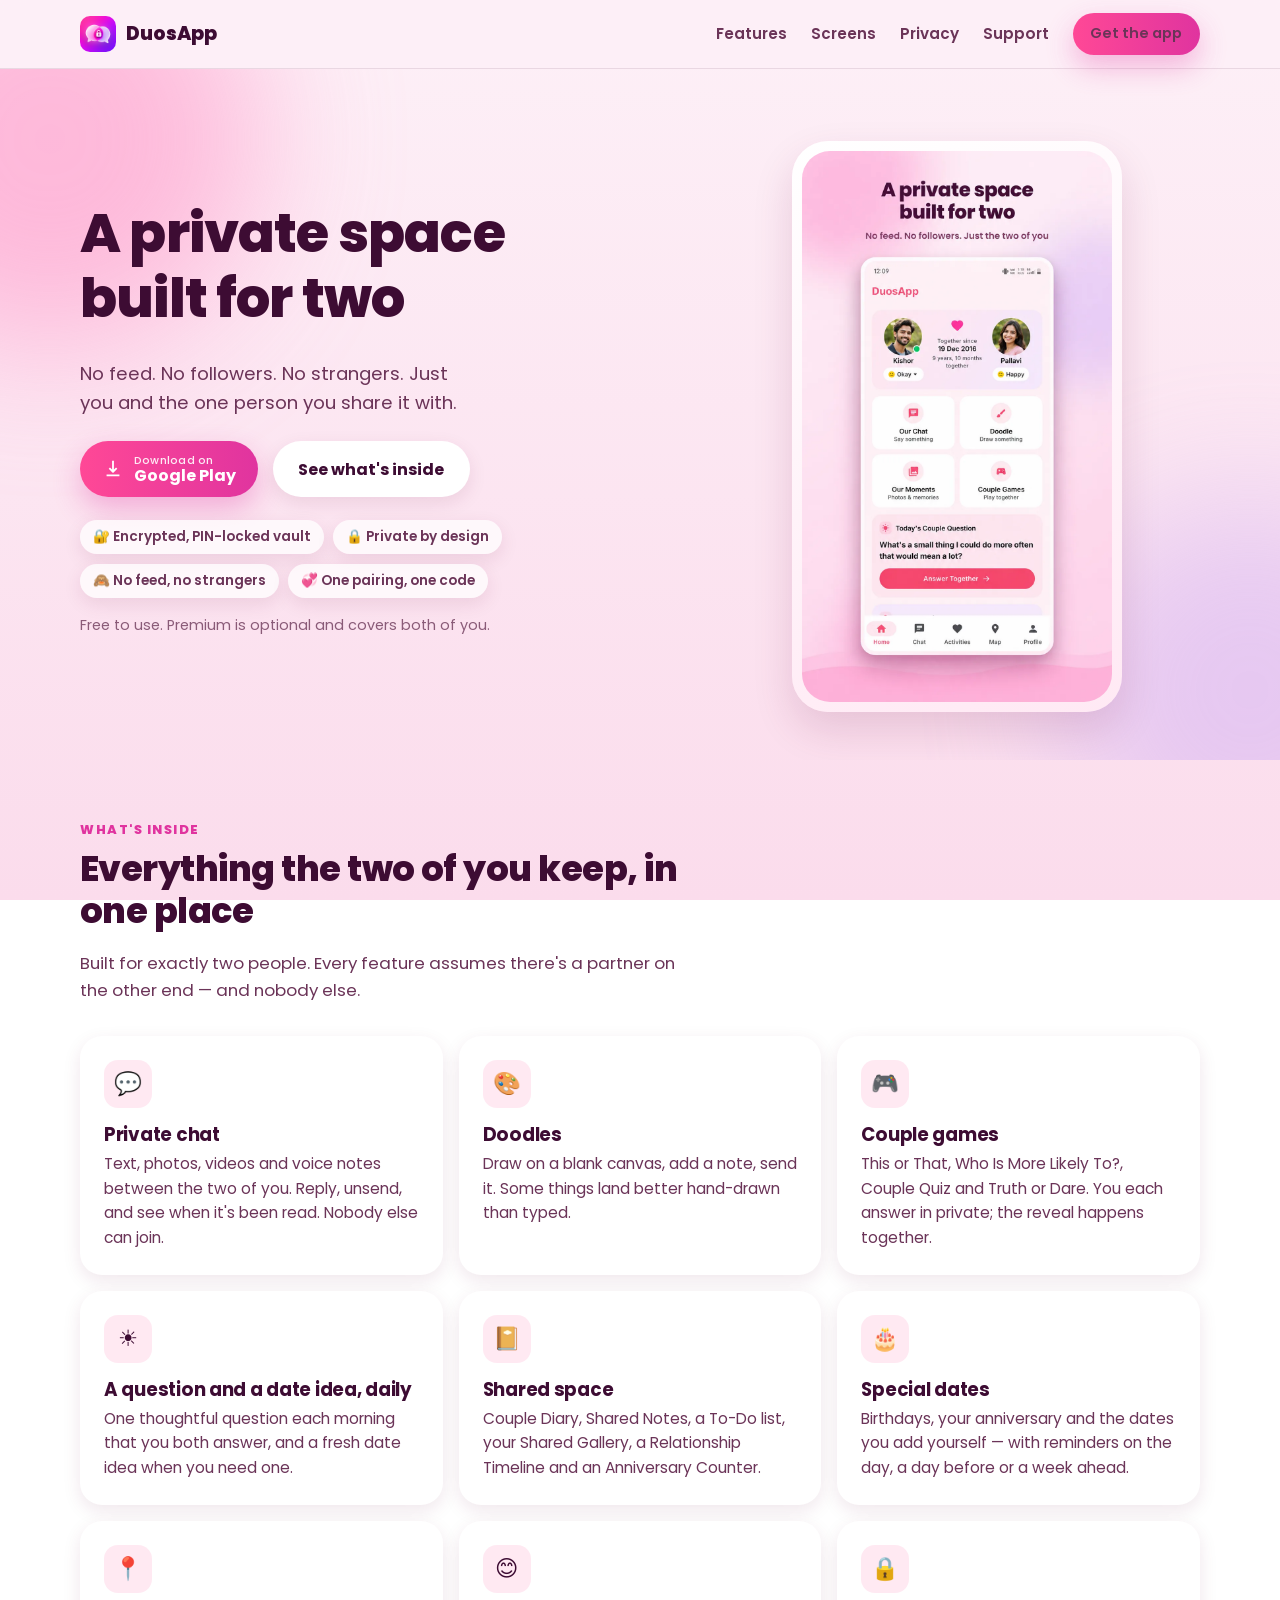
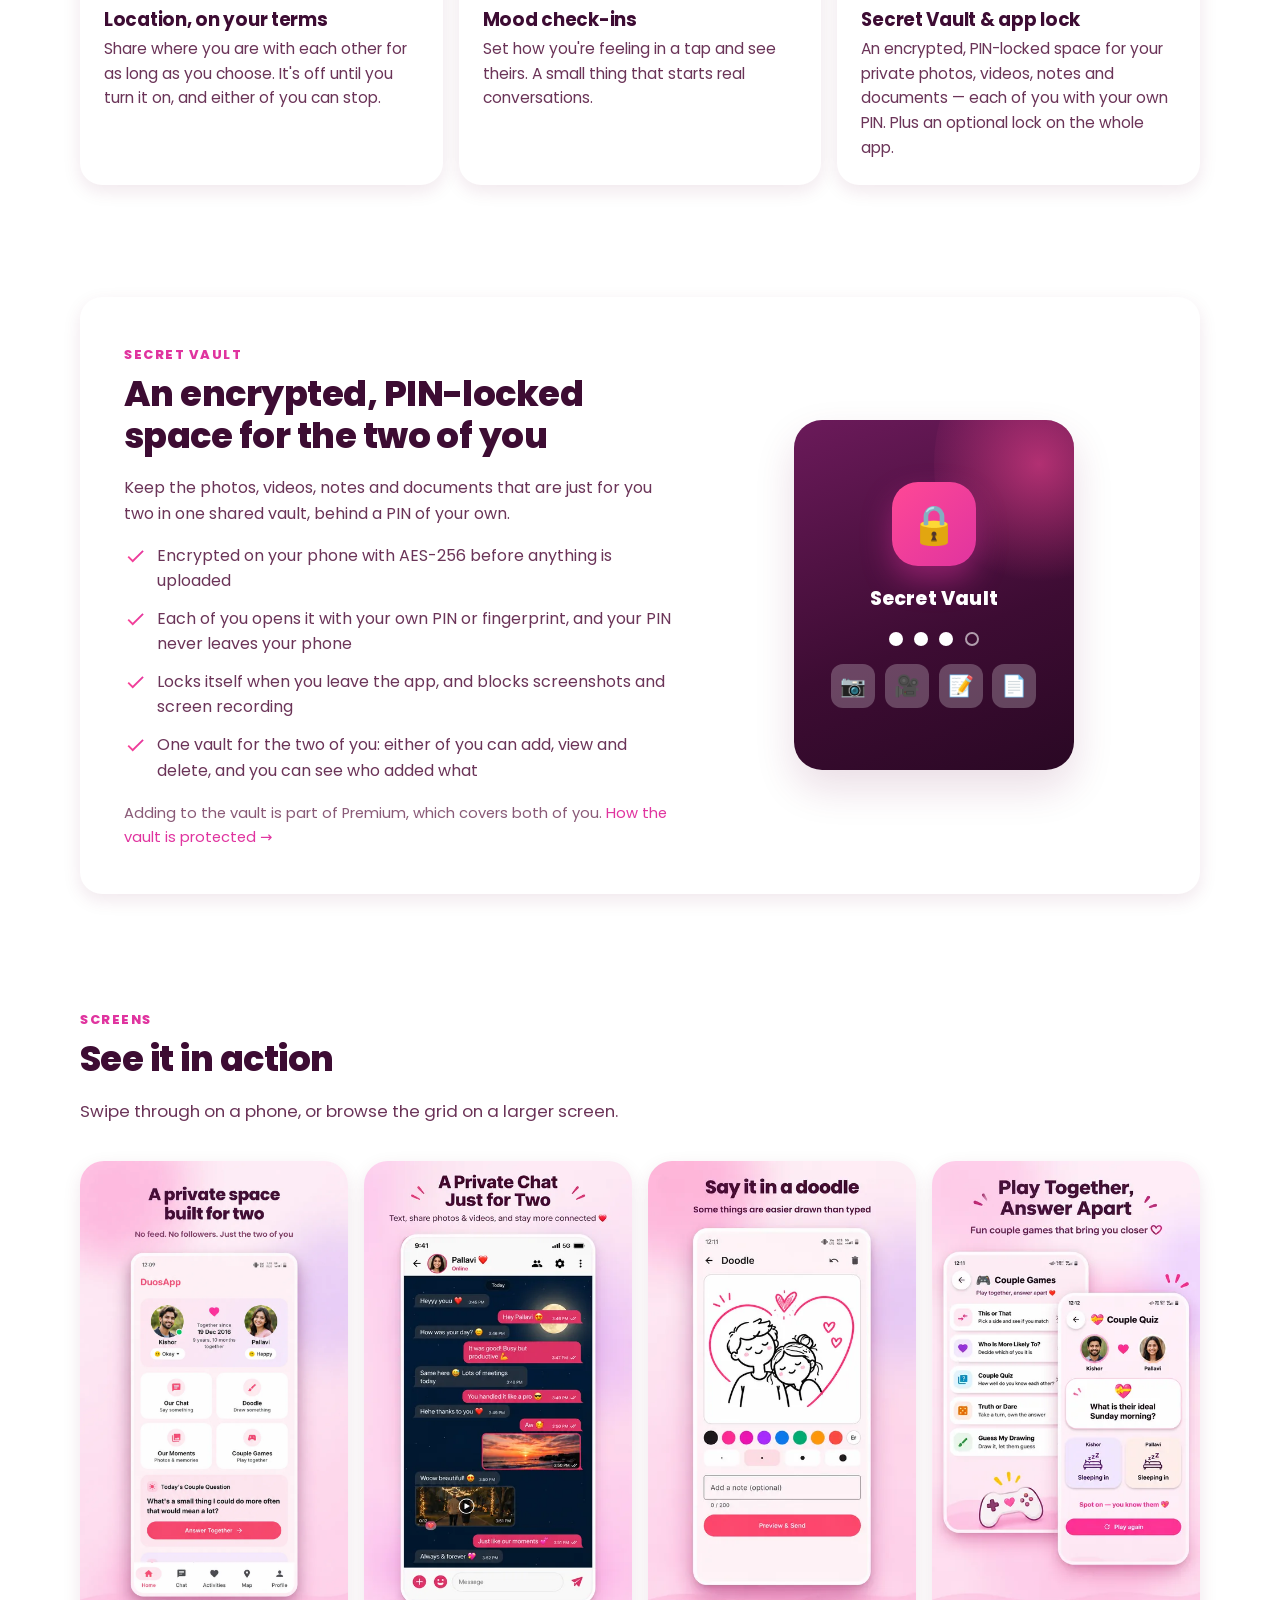
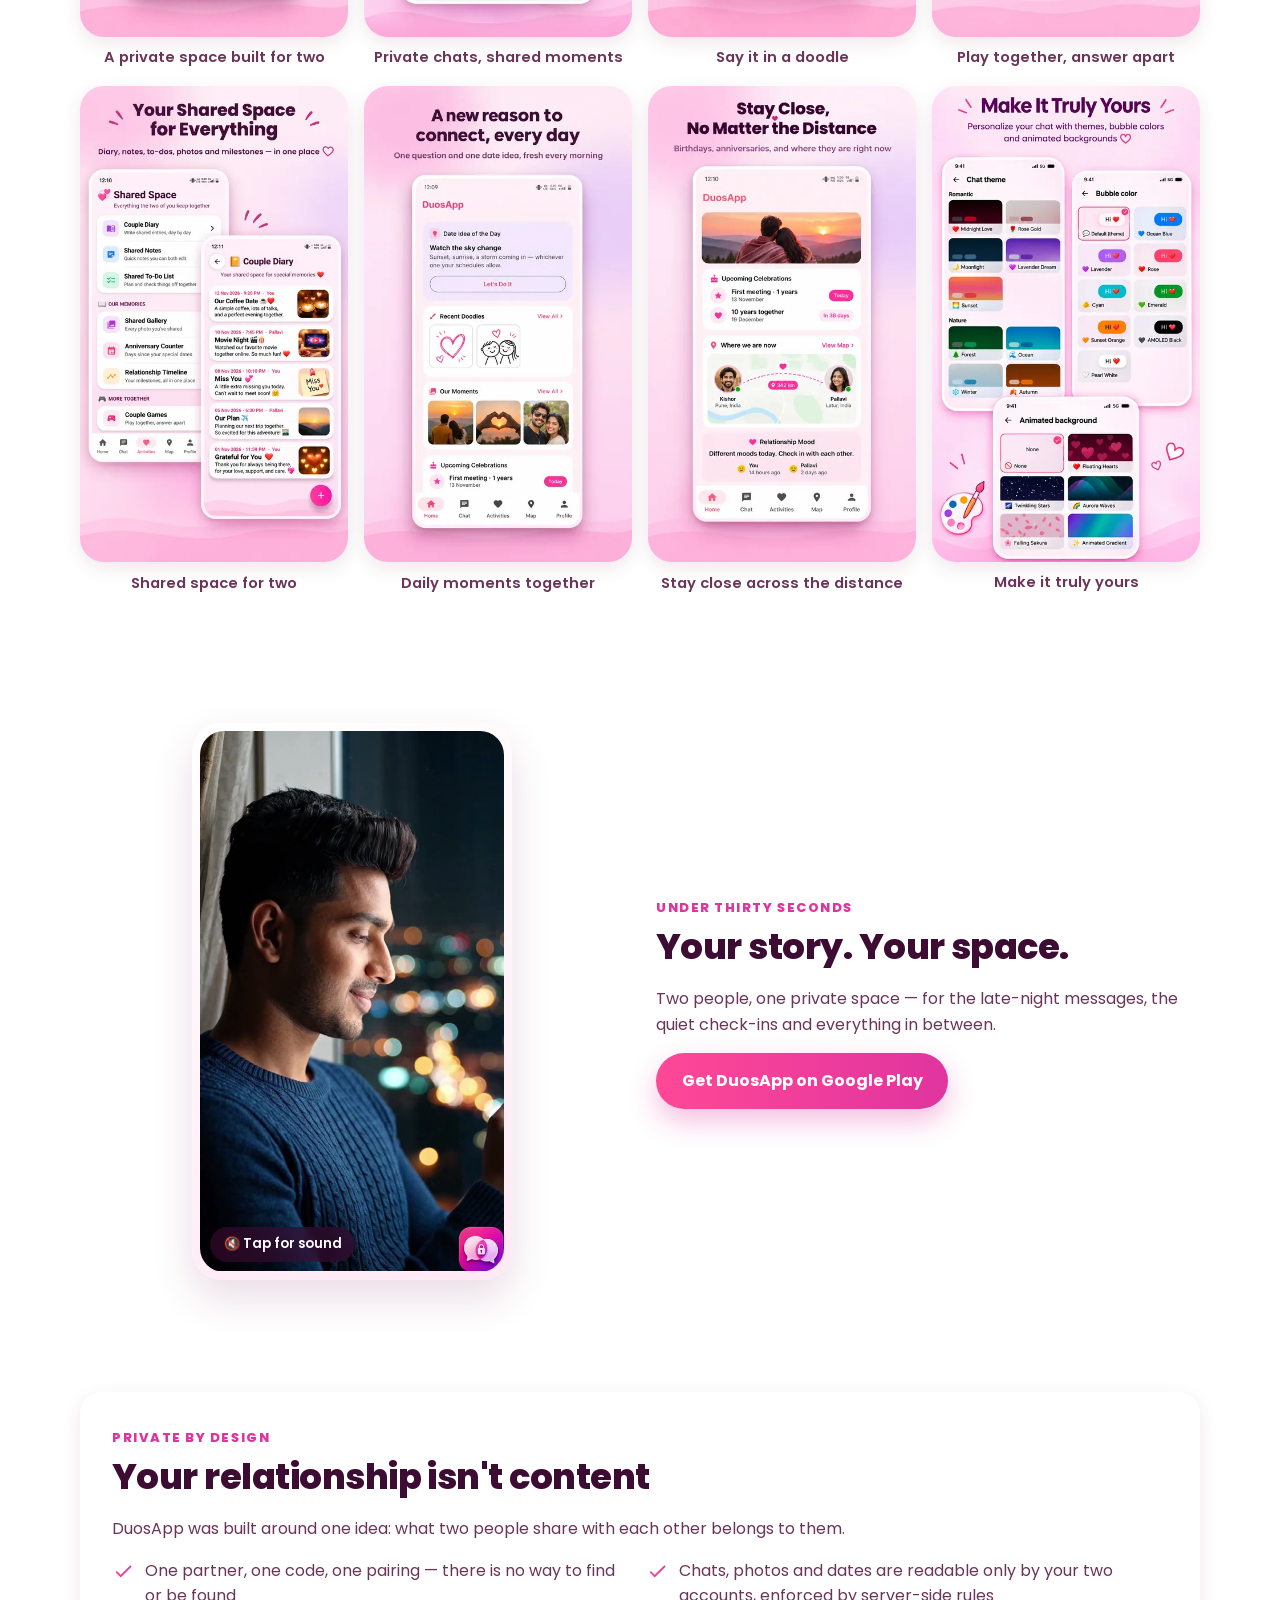
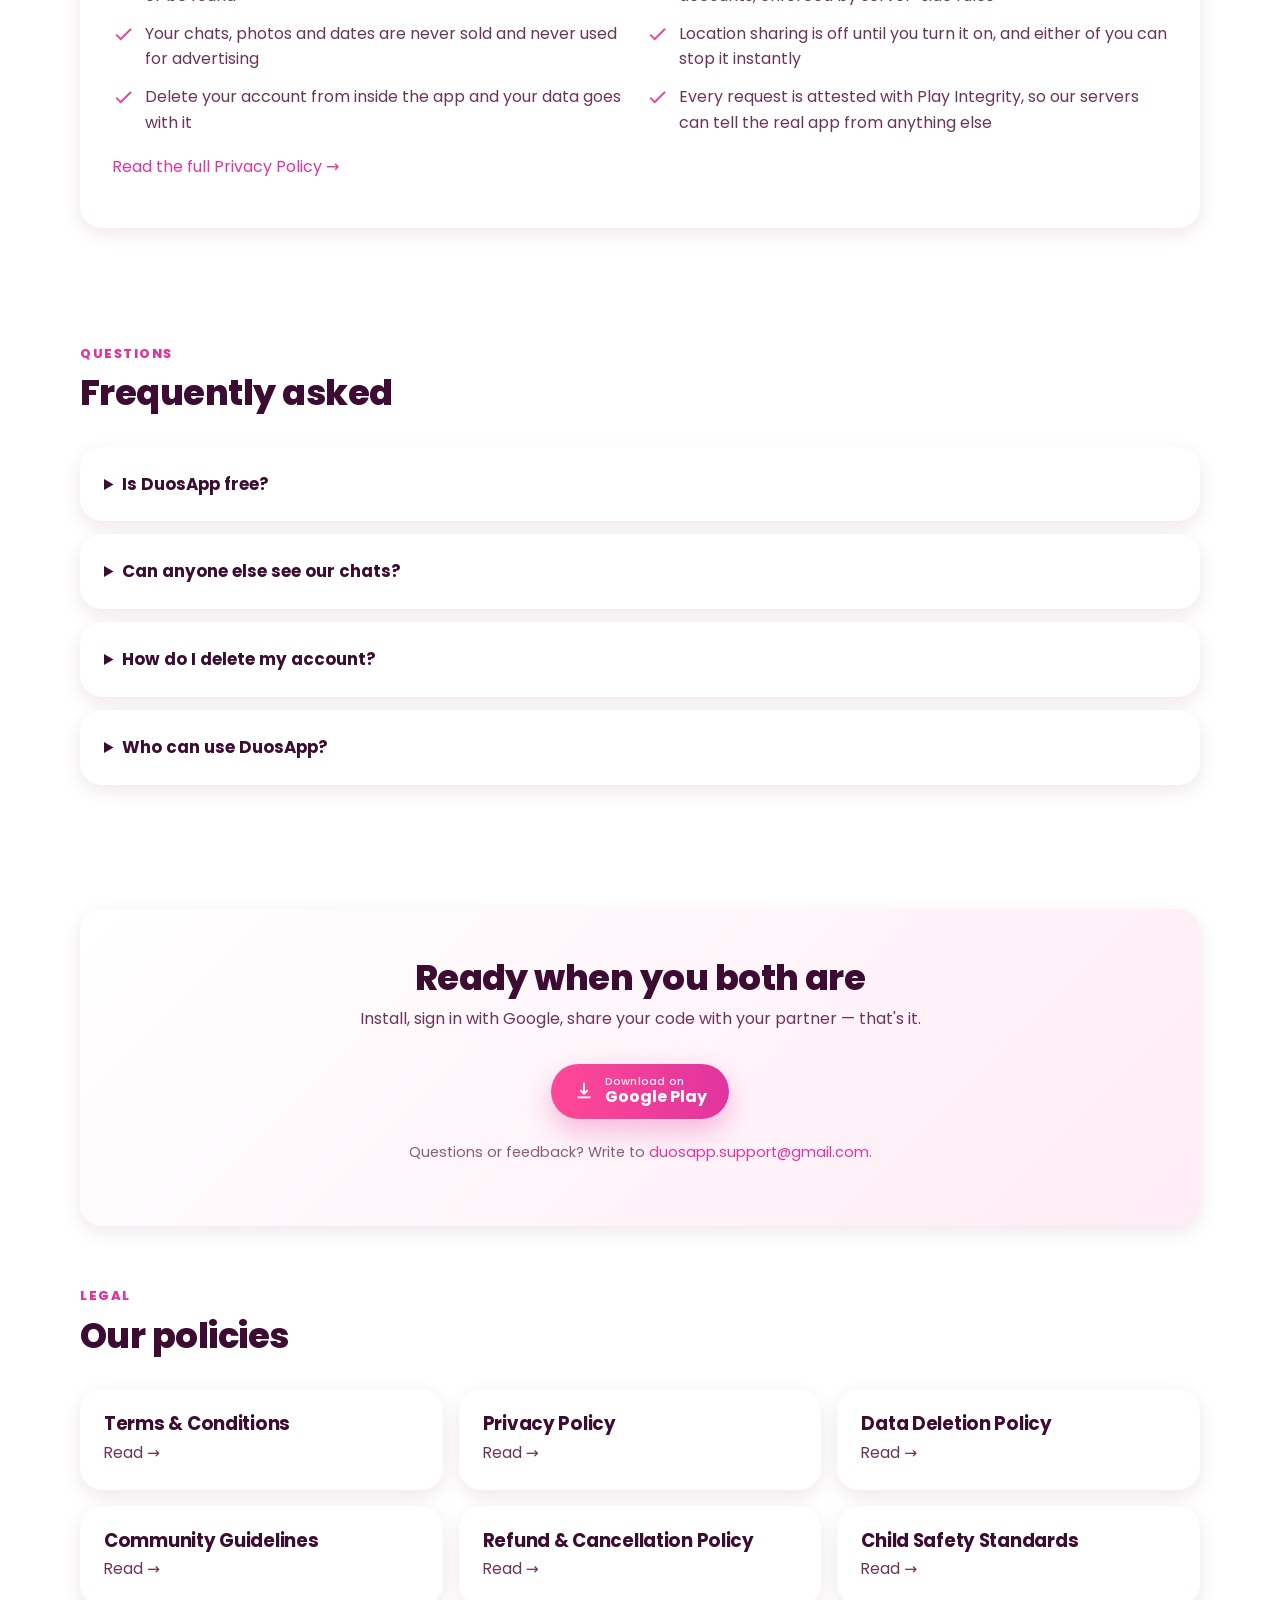
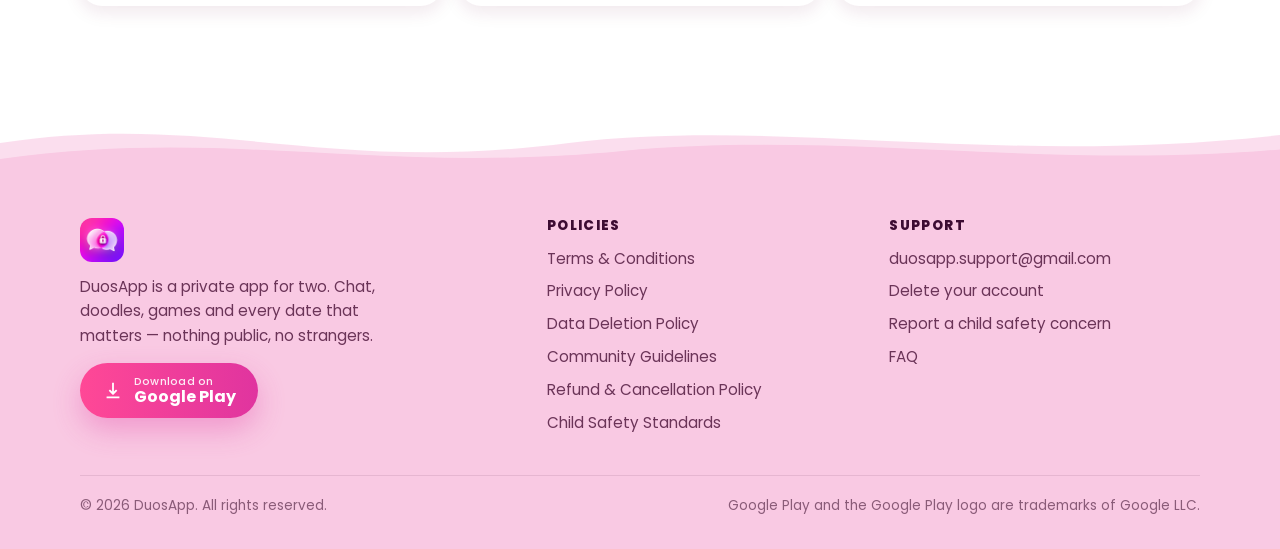
<file: index.html>
<!DOCTYPE html>
<html lang="en">
<head>
  <meta charset="utf-8">
  <meta name="viewport" content="width=device-width, initial-scale=1">
  <title>DuosApp — A private space built for two</title>
  <meta name="description" content="DuosApp is a private app for couples: one-to-one chat, doodles, couple games, a daily question, shared diary and notes, special-date reminders and opt-in location sharing. No feed, no followers.">
  <link rel="canonical" href="https://www.myduos.app/">
  <meta name="theme-color" content="#FDF0F7">
  <meta property="og:type" content="website">
  <meta property="og:site_name" content="DuosApp">
  <meta property="og:title" content="DuosApp — A private space built for two">
  <meta property="og:description" content="DuosApp is a private app for couples: one-to-one chat, doodles, couple games, a daily question, shared diary and notes, special-date reminders and opt-in location sharing. No feed, no followers.">
  <meta property="og:url" content="https://www.myduos.app/">
  <meta property="og:image" content="https://www.myduos.app/assets/img/og-image.png">
  <meta name="twitter:card" content="summary_large_image">
  <link rel="icon" type="image/png" sizes="64x64" href="assets/img/favicon.png">
  <link rel="apple-touch-icon" href="assets/img/apple-touch-icon.png">
  <link rel="stylesheet" href="assets/css/site.css">
<script type="application/ld+json">
{"@context":"https://schema.org","@type":"MobileApplication","name":"DuosApp","operatingSystem":"Android","applicationCategory":"LifestyleApplication",
 "description":"A private app for two: chat, doodles, games and every date that matters.","url":"https://www.myduos.app/","installUrl":"https://play.google.com/store/apps/details?id=com.duosapp",
 "offers":{"@type":"Offer","price":"0","priceCurrency":"INR"}}
</script>
</head>
<body>
<header class="site-header">
  <div class="container">
    <nav class="nav" aria-label="Main">
      <a class="brand" href="index.html"><img src="assets/img/logo-192.png" alt="" width="36" height="36">DuosApp</a>
      <ul class="nav-links"><li><a href="index.html#features">Features</a></li><li><a href="index.html#screens">Screens</a></li><li><a href="privacy.html">Privacy</a></li><li><a href="index.html#support">Support</a></li>
        <li><a class="btn btn-primary" style="padding:.6rem 1.1rem;font-size:.9rem" href="https://play.google.com/store/apps/details?id=com.duosapp" rel="noopener" target="_blank">Get the app</a></li>
      </ul>
      <button class="nav-toggle" type="button" aria-expanded="false" aria-controls="drawer" aria-label="Open menu">
        <svg viewBox="0 0 24 24" aria-hidden="true"><path fill="currentColor" d="M3 6h18v2H3zm0 5h18v2H3zm0 5h18v2H3z"/></svg>
      </button>
    </nav>
    <div id="drawer" class="nav-drawer"><a href="index.html">Home</a><a href="index.html#features">Features</a><a href="index.html#screens">Screens</a><a href="index.html#support">Support</a><a href="terms.html">Terms & Conditions</a><a href="privacy.html">Privacy Policy</a><a href="delete-account.html">Data Deletion Policy</a><a href="community-guidelines.html">Community Guidelines</a><a href="refund-policy.html">Refund & Cancellation Policy</a><a href="child-safety.html">Child Safety Standards</a></div>
  </div>
</header>
<main>
  <section class="hero">
    <div class="blob blob-1"></div><div class="blob blob-2"></div>
    <div class="container hero-grid">
      <div>
        <h1>A private space<br>built for two</h1>
        <p class="lede">No feed. No followers. No strangers. Just you and the one person you share it with.</p>
        <div class="hero-actions">
          <a class="btn btn-primary btn-store" href="https://play.google.com/store/apps/details?id=com.duosapp" rel="noopener" target="_blank"><svg viewBox="0 0 24 24" aria-hidden="true"><path fill="currentColor" d="M12 16a1 1 0 0 1-.7-.3l-4-4 1.4-1.4L11 12.6V3h2v9.6l2.3-2.3 1.4 1.4-4 4a1 1 0 0 1-.7.3Zm-7 2h14v2H5z"/></svg><span class="store-text"><small>Download on</small>Google Play</span></a>
          <a class="btn btn-ghost" href="#features">See what's inside</a>
        </div>
        <div class="hero-badges">
          <a class="pill pill-link" href="#vault">🔐 Encrypted, PIN-locked vault</a>
          <span class="pill">🔒 Private by design</span>
          <span class="pill">🙈 No feed, no strangers</span>
          <span class="pill">💞 One pairing, one code</span>
        </div>
        <p class="hero-note">Free to use. Premium is optional and covers both of you.</p>
      </div>
      <div class="hero-visual">
        <div class="phone"><img src="assets/img/screens/home@2x.webp" width="940" height="1670" alt="DuosApp home screen showing a couple's profile, chat, doodle, moments and games" fetchpriority="high"></div>
      </div>
    </div>
  </section>

  <section class="section" id="features">
    <div class="container">
      <div class="section-head">
        <span class="eyebrow">What's inside</span>
        <h2>Everything the two of you keep, in one place</h2>
        <p>Built for exactly two people. Every feature assumes there's a partner on the other end — and nobody else.</p>
      </div>
      <div class="features"><div class="feature"><div class="icon" aria-hidden="true">💬</div><h3>Private chat</h3><p>Text, photos, videos and voice notes between the two of you. Reply, unsend, and see when it's been read. Nobody else can join.</p></div><div class="feature"><div class="icon" aria-hidden="true">🎨</div><h3>Doodles</h3><p>Draw on a blank canvas, add a note, send it. Some things land better hand-drawn than typed.</p></div><div class="feature"><div class="icon" aria-hidden="true">🎮</div><h3>Couple games</h3><p>This or That, Who Is More Likely To?, Couple Quiz and Truth or Dare. You each answer in private; the reveal happens together.</p></div><div class="feature"><div class="icon" aria-hidden="true">☀️</div><h3>A question and a date idea, daily</h3><p>One thoughtful question each morning that you both answer, and a fresh date idea when you need one.</p></div><div class="feature"><div class="icon" aria-hidden="true">📔</div><h3>Shared space</h3><p>Couple Diary, Shared Notes, a To-Do list, your Shared Gallery, a Relationship Timeline and an Anniversary Counter.</p></div><div class="feature"><div class="icon" aria-hidden="true">🎂</div><h3>Special dates</h3><p>Birthdays, your anniversary and the dates you add yourself — with reminders on the day, a day before or a week ahead.</p></div><div class="feature"><div class="icon" aria-hidden="true">📍</div><h3>Location, on your terms</h3><p>Share where you are with each other for as long as you choose. It's off until you turn it on, and either of you can stop.</p></div><div class="feature"><div class="icon" aria-hidden="true">😊</div><h3>Mood check-ins</h3><p>Set how you're feeling in a tap and see theirs. A small thing that starts real conversations.</p></div><div class="feature"><div class="icon" aria-hidden="true">🔒</div><h3>Secret Vault & app lock</h3><p>An encrypted, PIN-locked space for your private photos, videos, notes and documents — each of you with your own PIN. Plus an optional lock on the whole app.</p></div></div>
    </div>
  </section>

  <section class="section" id="vault">
    <div class="container">
      <div class="vault">
        <div class="vault-copy">
          <span class="eyebrow">Secret Vault</span>
          <h2>An encrypted, PIN-locked space for the two of you</h2>
          <p class="muted">Keep the photos, videos, notes and documents that are just for you two in one shared vault, behind a PIN of your own.</p>
          <ul class="checks">
            <li>Encrypted on your phone with AES-256 before anything is uploaded</li>
            <li>Each of you opens it with your own PIN or fingerprint, and your PIN never leaves your phone</li>
            <li>Locks itself when you leave the app, and blocks screenshots and screen recording</li>
            <li>One vault for the two of you: either of you can add, view and delete, and you can see who added what</li>
          </ul>
          <p class="vault-note">Adding to the vault is part of Premium, which covers both of you. <a href="privacy.html#security">How the vault is protected →</a></p>
        </div>
        <div class="vault-visual" aria-hidden="true">
          <div class="vault-card">
            <div class="vault-lock">🔒</div>
            <div class="vault-title">Secret Vault</div>
            <div class="vault-dots"><span></span><span></span><span></span><span class="empty"></span></div>
            <div class="vault-items"><span>📷</span><span>🎥</span><span>📝</span><span>📄</span></div>
          </div>
        </div>
      </div>
    </div>
  </section>

  <section class="section" id="screens">
    <div class="container">
      <div class="section-head">
        <span class="eyebrow">Screens</span>
        <h2>See it in action</h2>
        <p>Swipe through on a phone, or browse the grid on a larger screen.</p>
      </div>
      <div class="gallery"><figure><img src="assets/img/screens/home.webp" srcset="assets/img/screens/home.webp 470w, assets/img/screens/home@2x.webp 940w" sizes="(min-width:1000px) 260px, 78vw" width="470" height="835" loading="lazy" alt="DuosApp screen: A private space built for two"><figcaption>A private space built for two</figcaption></figure><figure><img src="assets/img/screens/chat.webp" srcset="assets/img/screens/chat.webp 470w, assets/img/screens/chat@2x.webp 940w" sizes="(min-width:1000px) 260px, 78vw" width="470" height="835" loading="lazy" alt="DuosApp screen: Private chats, shared moments"><figcaption>Private chats, shared moments</figcaption></figure><figure><img src="assets/img/screens/doodle.webp" srcset="assets/img/screens/doodle.webp 470w, assets/img/screens/doodle@2x.webp 940w" sizes="(min-width:1000px) 260px, 78vw" width="470" height="835" loading="lazy" alt="DuosApp screen: Say it in a doodle"><figcaption>Say it in a doodle</figcaption></figure><figure><img src="assets/img/screens/games.webp" srcset="assets/img/screens/games.webp 470w, assets/img/screens/games@2x.webp 940w" sizes="(min-width:1000px) 260px, 78vw" width="470" height="835" loading="lazy" alt="DuosApp screen: Play together, answer apart"><figcaption>Play together, answer apart</figcaption></figure><figure><img src="assets/img/screens/space.webp" srcset="assets/img/screens/space.webp 470w, assets/img/screens/space@2x.webp 940w" sizes="(min-width:1000px) 260px, 78vw" width="470" height="835" loading="lazy" alt="DuosApp screen: Shared space for two"><figcaption>Shared space for two</figcaption></figure><figure><img src="assets/img/screens/daily.webp" srcset="assets/img/screens/daily.webp 470w, assets/img/screens/daily@2x.webp 940w" sizes="(min-width:1000px) 260px, 78vw" width="470" height="835" loading="lazy" alt="DuosApp screen: Daily moments together"><figcaption>Daily moments together</figcaption></figure><figure><img src="assets/img/screens/distance.webp" srcset="assets/img/screens/distance.webp 470w, assets/img/screens/distance@2x.webp 940w" sizes="(min-width:1000px) 260px, 78vw" width="470" height="835" loading="lazy" alt="DuosApp screen: Stay close across the distance"><figcaption>Stay close across the distance</figcaption></figure><figure><img src="assets/img/screens/themes.webp" srcset="assets/img/screens/themes.webp 470w, assets/img/screens/themes@2x.webp 940w" sizes="(min-width:1000px) 260px, 78vw" width="470" height="835" loading="lazy" alt="DuosApp screen: Make it truly yours"><figcaption>Make it truly yours</figcaption></figure></div>
    </div>
  </section>

  <section class="section" id="reel">
    <div class="container video-wrap">
      <div class="video-frame">
        <video id="ad-video" autoplay muted loop playsinline preload="metadata" poster="assets/video/duosapp-ad-poster.jpg" aria-label="DuosApp video: couples staying close through the day, ending with Your Story. Your Space.">
          <source src="assets/video/duosapp-ad.mp4" type="video/mp4">
        </video>
        <button class="sound-toggle" type="button" aria-pressed="false" hidden>🔇 Tap for sound</button>
      </div>
      <div>
        <span class="eyebrow" style="display:inline-block;font-size:.8rem;font-weight:800;letter-spacing:.12em;text-transform:uppercase;color:var(--magenta);margin-bottom:.5rem">Under thirty seconds</span>
        <h2>Your story. Your space.</h2>
        <p class="muted">Two people, one private space — for the late-night messages, the quiet check-ins and everything in between.</p>
        <a class="btn btn-primary" href="https://play.google.com/store/apps/details?id=com.duosapp" rel="noopener" target="_blank">Get DuosApp on Google Play</a>
      </div>
    </div>
  </section>

  <section class="section" id="privacy">
    <div class="container">
      <div class="band">
        <span class="eyebrow" style="display:inline-block;font-size:.8rem;font-weight:800;letter-spacing:.12em;text-transform:uppercase;color:var(--magenta);margin-bottom:.5rem">Private by design</span>
        <h2>Your relationship isn't content</h2>
        <p class="muted">DuosApp was built around one idea: what two people share with each other belongs to them.</p>
        <ul class="checks">
          <li>One partner, one code, one pairing — there is no way to find or be found</li>
          <li>Chats, photos and dates are readable only by your two accounts, enforced by server-side rules</li>
          <li>Your chats, photos and dates are never sold and never used for advertising</li>
          <li>Location sharing is off until you turn it on, and either of you can stop it instantly</li>
          <li>Delete your account from inside the app and your data goes with it</li>
          <li>Every request is attested with Play Integrity, so our servers can tell the real app from anything else</li>
        </ul>
        <p style="margin-top:1.2rem"><a href="privacy.html">Read the full Privacy Policy →</a></p>
      </div>
    </div>
  </section>

  <section class="section" id="faq">
    <div class="container">
      <div class="section-head"><span class="eyebrow">Questions</span><h2>Frequently asked</h2></div>
      <details class="feature" style="margin-bottom:.8rem"><summary style="cursor:pointer;font-weight:700;font-size:1.05rem">Is DuosApp free?</summary><p style="margin-top:.7rem">Yes. Chat, doodles, games, the daily question, date ideas, the gallery, special dates, location sharing and mood check-ins are free, with 2 GB of shared storage. Premium lifts the diary, notes, to-do and timeline limits, adds 50 GB of storage and unlocks the Secret Vault — one subscription covers both partners. See the <a href="refund-policy.html">Refund &amp; Cancellation Policy</a>.</p></details><details class="feature" style="margin-bottom:.8rem"><summary style="cursor:pointer;font-weight:700;font-size:1.05rem">Can anyone else see our chats?</summary><p style="margin-top:.7rem">No. DuosApp has no feed, no followers and no discovery. Your data is readable only by the two paired accounts, enforced by server-side security rules. We don't sell your data. Details are in the <a href="privacy.html">Privacy Policy</a>.</p></details><details class="feature" style="margin-bottom:.8rem"><summary style="cursor:pointer;font-weight:700;font-size:1.05rem">How do I delete my account?</summary><p style="margin-top:.7rem">In the app: Settings → Delete Account. If you can't sign in, email us — the steps are on the <a href="delete-account.html">Data Deletion Policy</a> page.</p></details><details class="feature" style="margin-bottom:.8rem"><summary style="cursor:pointer;font-weight:700;font-size:1.05rem">Who can use DuosApp?</summary><p style="margin-top:.7rem">DuosApp is for adults aged 18 and over. See our <a href="child-safety.html">Child Safety Standards</a>.</p></details>
    </div>
  </section>

  <section class="section" id="download">
    <div class="container">
      <div class="cta">
        <h2>Ready when you both are</h2>
        <p class="muted">Install, sign in with Google, share your code with your partner — that's it.</p>
        <a class="btn btn-primary btn-store" href="https://play.google.com/store/apps/details?id=com.duosapp" rel="noopener" target="_blank"><svg viewBox="0 0 24 24" aria-hidden="true"><path fill="currentColor" d="M12 16a1 1 0 0 1-.7-.3l-4-4 1.4-1.4L11 12.6V3h2v9.6l2.3-2.3 1.4 1.4-4 4a1 1 0 0 1-.7.3Zm-7 2h14v2H5z"/></svg><span class="store-text"><small>Download on</small>Google Play</span></a>
        <p class="hero-note" style="margin-top:1.4rem">Questions or feedback? Write to <a href="mailto:duosapp.support@gmail.com">duosapp.support@gmail.com</a>.</p>
      </div>
    </div>
  </section>

  <section class="section" id="policies" style="padding-top:0">
    <div class="container">
      <div class="section-head"><span class="eyebrow">Legal</span><h2>Our policies</h2></div>
      <div class="features"><a class="feature" href="terms.html" style="display:block"><h3 style="color:var(--ink)">Terms & Conditions</h3><p>Read →</p></a><a class="feature" href="privacy.html" style="display:block"><h3 style="color:var(--ink)">Privacy Policy</h3><p>Read →</p></a><a class="feature" href="delete-account.html" style="display:block"><h3 style="color:var(--ink)">Data Deletion Policy</h3><p>Read →</p></a><a class="feature" href="community-guidelines.html" style="display:block"><h3 style="color:var(--ink)">Community Guidelines</h3><p>Read →</p></a><a class="feature" href="refund-policy.html" style="display:block"><h3 style="color:var(--ink)">Refund & Cancellation Policy</h3><p>Read →</p></a><a class="feature" href="child-safety.html" style="display:block"><h3 style="color:var(--ink)">Child Safety Standards</h3><p>Read →</p></a></div>
    </div>
  </section>
</main>
<footer class="site-footer" id="support">
  <svg class="wave" viewBox="0 0 1440 80" preserveAspectRatio="none" aria-hidden="true">
    <path d="M0,40 C240,0 360,80 640,40 C880,8 1120,70 1440,30 L1440,80 L0,80 Z" fill="#F7B7D9" opacity=".45"/>
    <path d="M0,60 C260,20 420,80 700,50 C940,24 1180,74 1440,48 L1440,80 L0,80 Z" fill="#F9C9E3"/>
  </svg>
  <div class="container">
    <div class="footer-grid">
      <div class="footer-brand">
        <img src="assets/img/logo-192.png" alt="DuosApp logo" width="44" height="44">
        <p>DuosApp is a private app for two. Chat, doodles, games and every date that matters — nothing public, no strangers.</p>
        <a class="btn btn-primary btn-store" href="https://play.google.com/store/apps/details?id=com.duosapp" rel="noopener" target="_blank"><svg viewBox="0 0 24 24" aria-hidden="true"><path fill="currentColor" d="M12 16a1 1 0 0 1-.7-.3l-4-4 1.4-1.4L11 12.6V3h2v9.6l2.3-2.3 1.4 1.4-4 4a1 1 0 0 1-.7.3Zm-7 2h14v2H5z"/></svg><span class="store-text"><small>Download on</small>Google Play</span></a>
      </div>
      <div class="footer-col">
        <h4>Policies</h4>
        <ul><li><a href="terms.html">Terms & Conditions</a></li><li><a href="privacy.html">Privacy Policy</a></li><li><a href="delete-account.html">Data Deletion Policy</a></li><li><a href="community-guidelines.html">Community Guidelines</a></li><li><a href="refund-policy.html">Refund & Cancellation Policy</a></li><li><a href="child-safety.html">Child Safety Standards</a></li></ul>
      </div>
      <div class="footer-col">
        <h4>Support</h4>
        <ul>
          <li><a href="mailto:duosapp.support@gmail.com">duosapp.support@gmail.com</a></li>
          <li><a href="delete-account.html">Delete your account</a></li>
          <li><a href="child-safety.html#report">Report a child safety concern</a></li>
          <li><a href="index.html#faq">FAQ</a></li>
        </ul>
      </div>
    </div>
    <div class="footer-bottom">
      <span>© 2026 DuosApp. All rights reserved.</span>
      <span>Google Play and the Google Play logo are trademarks of Google LLC.</span>
    </div>
  </div>
</footer>
<script>
  (function () {
    var v = document.getElementById('ad-video'), b = document.querySelector('.sound-toggle');
    if (!v || !b) return;
    // Motion-sensitive visitors get a still poster and normal controls instead.
    if (window.matchMedia && window.matchMedia('(prefers-reduced-motion: reduce)').matches) {
      v.removeAttribute('autoplay');
      v.pause();
      v.controls = true;
      return;
    }
    b.hidden = false;
    b.addEventListener('click', function () {
      v.muted = !v.muted;
      if (!v.muted && v.paused) v.play();
      b.setAttribute('aria-pressed', v.muted ? 'false' : 'true');
      b.textContent = v.muted ? '🔇 Tap for sound' : '🔊 Sound on';
    });
  })();
  (function () {
    var t = document.querySelector('.nav-toggle'), d = document.getElementById('drawer');
    if (!t || !d) return;
    t.addEventListener('click', function () {
      var open = d.classList.toggle('open');
      t.setAttribute('aria-expanded', open ? 'true' : 'false');
      t.setAttribute('aria-label', open ? 'Close menu' : 'Open menu');
    });
  })();
</script>
</body>
</html>
</file>
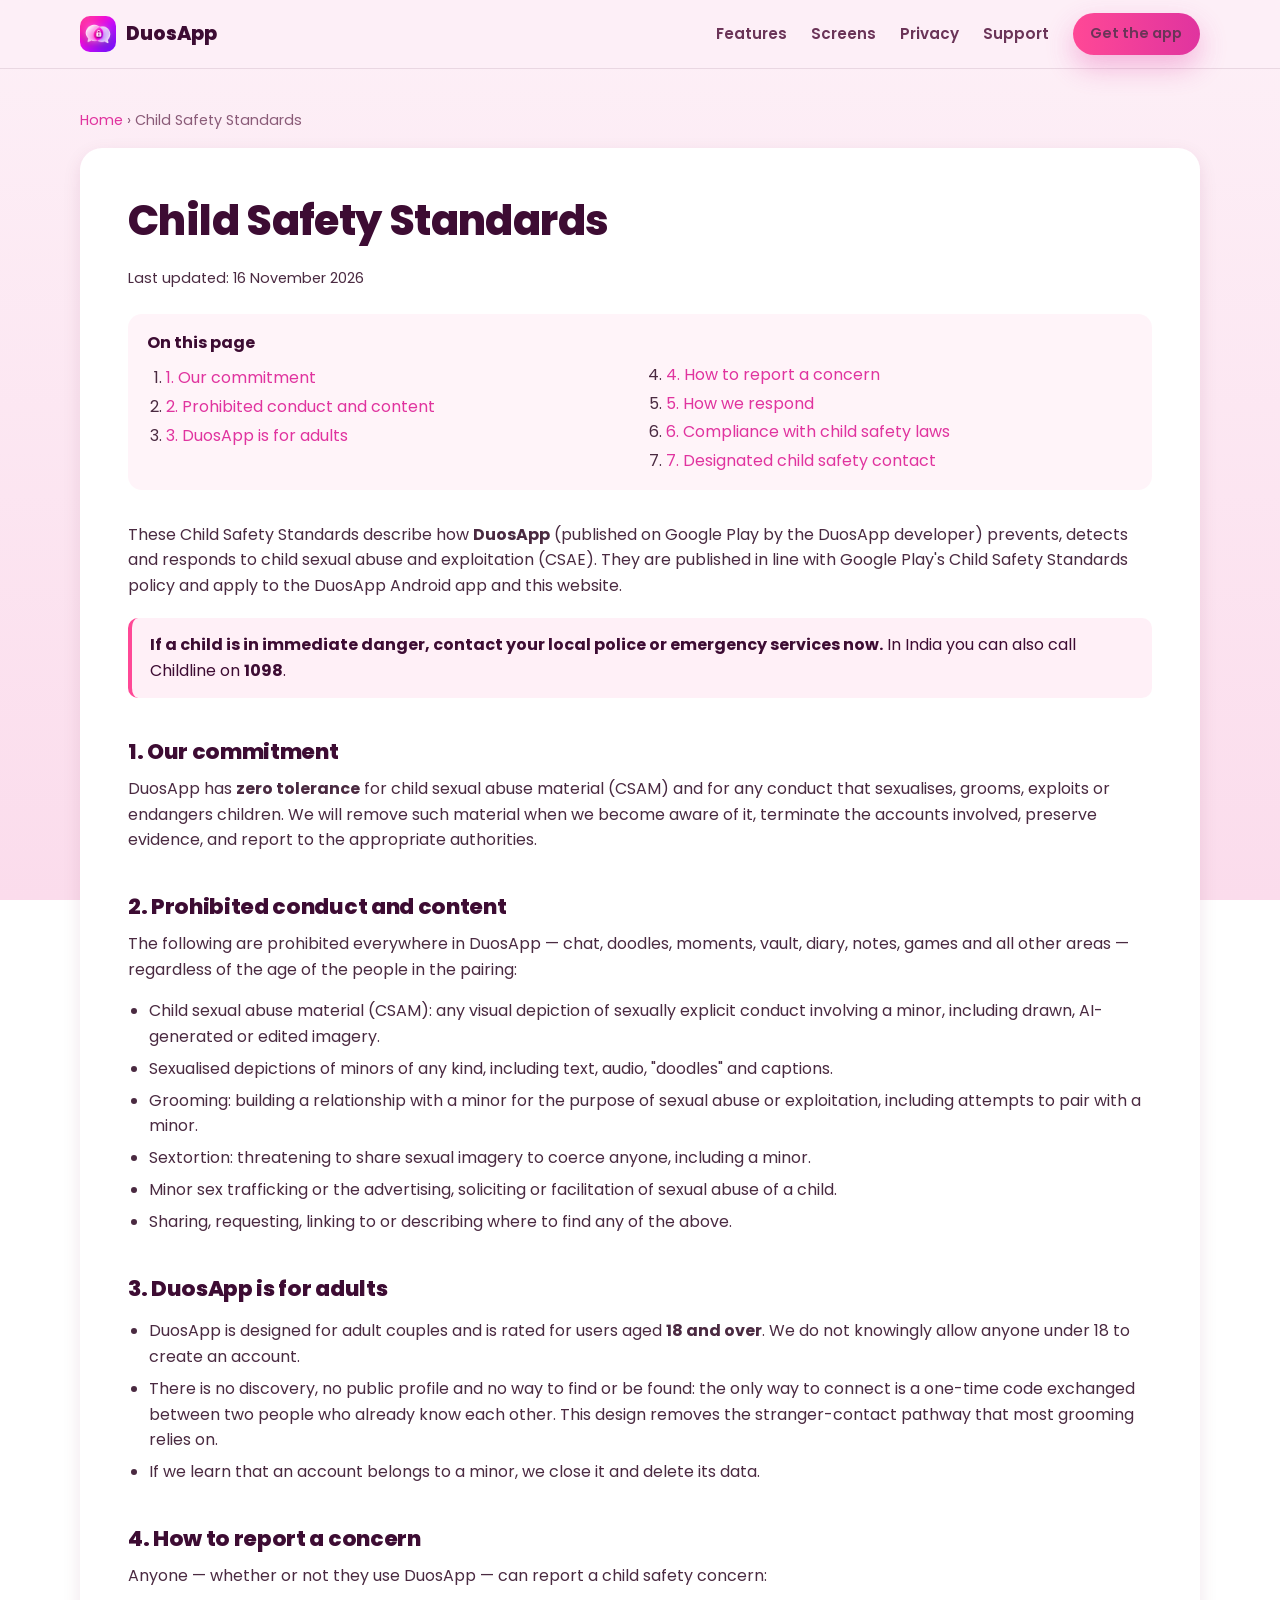
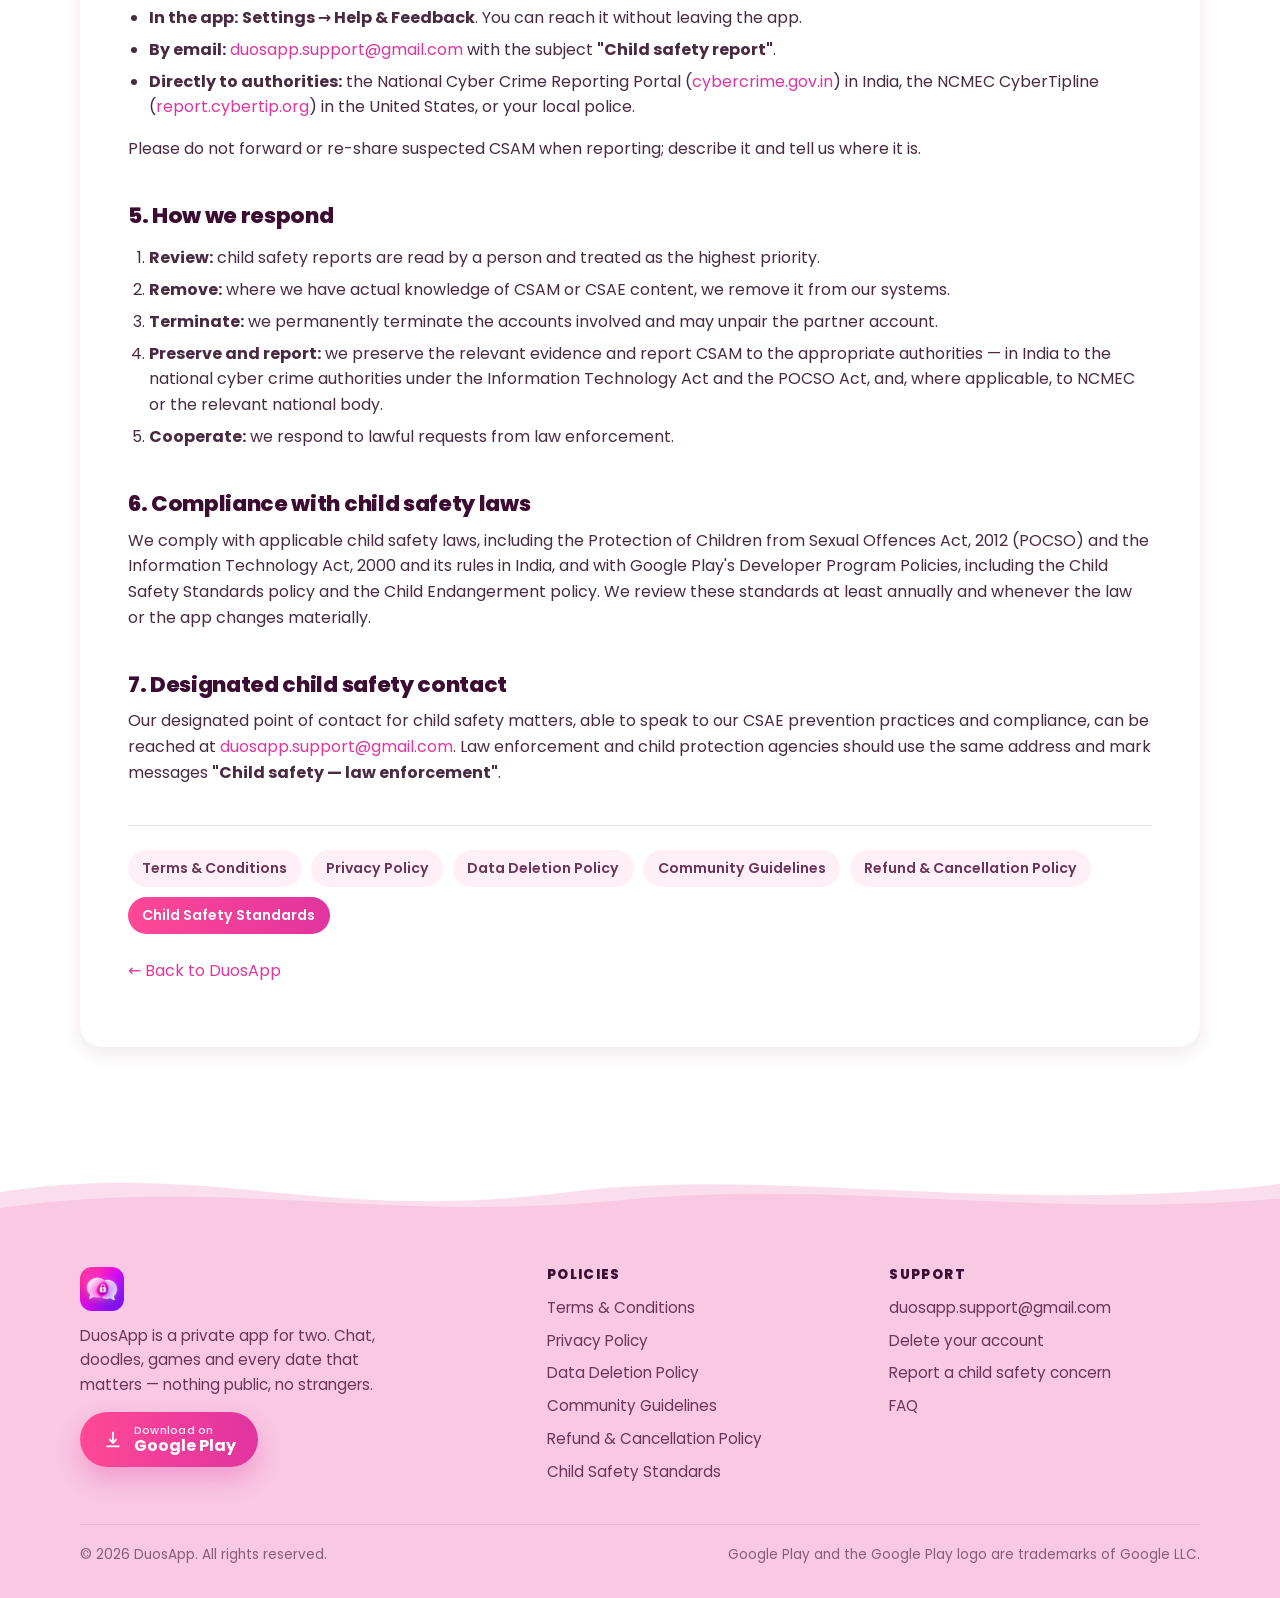
<file: child-safety.html>
<!DOCTYPE html>
<html lang="en">
<head>
  <meta charset="utf-8">
  <meta name="viewport" content="width=device-width, initial-scale=1">
  <title>Child Safety Standards — DuosApp</title>
  <meta name="description" content="DuosApp's published standards against child sexual abuse and exploitation (CSAE): prohibited content, adults-only design, how to report, how we respond, legal compliance and our designated contact.">
  <link rel="canonical" href="https://www.myduos.app/child-safety.html">
  <meta name="theme-color" content="#FDF0F7">
  <meta property="og:type" content="website">
  <meta property="og:site_name" content="DuosApp">
  <meta property="og:title" content="Child Safety Standards — DuosApp">
  <meta property="og:description" content="DuosApp's published standards against child sexual abuse and exploitation (CSAE): prohibited content, adults-only design, how to report, how we respond, legal compliance and our designated contact.">
  <meta property="og:url" content="https://www.myduos.app/child-safety.html">
  <meta property="og:image" content="https://www.myduos.app/assets/img/og-image.png">
  <meta name="twitter:card" content="summary_large_image">
  <link rel="icon" type="image/png" sizes="64x64" href="assets/img/favicon.png">
  <link rel="apple-touch-icon" href="assets/img/apple-touch-icon.png">
  <link rel="stylesheet" href="assets/css/site.css">
</head>
<body>
<header class="site-header">
  <div class="container">
    <nav class="nav" aria-label="Main">
      <a class="brand" href="index.html"><img src="assets/img/logo-192.png" alt="" width="36" height="36">DuosApp</a>
      <ul class="nav-links"><li><a href="index.html#features">Features</a></li><li><a href="index.html#screens">Screens</a></li><li><a href="privacy.html">Privacy</a></li><li><a href="index.html#support">Support</a></li>
        <li><a class="btn btn-primary" style="padding:.6rem 1.1rem;font-size:.9rem" href="https://play.google.com/store/apps/details?id=com.duosapp" rel="noopener" target="_blank">Get the app</a></li>
      </ul>
      <button class="nav-toggle" type="button" aria-expanded="false" aria-controls="drawer" aria-label="Open menu">
        <svg viewBox="0 0 24 24" aria-hidden="true"><path fill="currentColor" d="M3 6h18v2H3zm0 5h18v2H3zm0 5h18v2H3z"/></svg>
      </button>
    </nav>
    <div id="drawer" class="nav-drawer"><a href="index.html">Home</a><a href="index.html#features">Features</a><a href="index.html#screens">Screens</a><a href="index.html#support">Support</a><a href="terms.html">Terms & Conditions</a><a href="privacy.html">Privacy Policy</a><a href="delete-account.html">Data Deletion Policy</a><a href="community-guidelines.html">Community Guidelines</a><a href="refund-policy.html">Refund & Cancellation Policy</a><a href="child-safety.html">Child Safety Standards</a></div>
  </div>
</header>
<main class="policy">
  <div class="container">
    <nav class="breadcrumb" aria-label="Breadcrumb"><a href="index.html">Home</a> › Child Safety Standards</nav>
    <article class="policy-card">
      <h1>Child Safety Standards</h1>
      <p class="policy-meta">Last updated: 16 November 2026</p>
      <nav class="toc" aria-label="On this page"><strong>On this page</strong><ol><li><a href="#commitment">1. Our commitment</a></li><li><a href="#prohibited">2. Prohibited conduct and content</a></li><li><a href="#adults">3. DuosApp is for adults</a></li><li><a href="#report">4. How to report a concern</a></li><li><a href="#response">5. How we respond</a></li><li><a href="#law">6. Compliance with child safety laws</a></li><li><a href="#contact">7. Designated child safety contact</a></li></ol></nav>

<p>These Child Safety Standards describe how <strong>DuosApp</strong> (published on Google Play by the DuosApp developer) prevents, detects and responds to child sexual abuse and exploitation (CSAE). They are published in line with Google Play's Child Safety Standards policy and apply to the DuosApp Android app and this website.</p>

<div class="callout"><strong>If a child is in immediate danger, contact your local police or emergency services now.</strong> In India you can also call Childline on <strong>1098</strong>.</div>

<h2 id="commitment">1. Our commitment</h2>
<p>DuosApp has <strong>zero tolerance</strong> for child sexual abuse material (CSAM) and for any conduct that sexualises, grooms, exploits or endangers children. We will remove such material when we become aware of it, terminate the accounts involved, preserve evidence, and report to the appropriate authorities.</p>

<h2 id="prohibited">2. Prohibited conduct and content</h2>
<p>The following are prohibited everywhere in DuosApp — chat, doodles, moments, vault, diary, notes, games and all other areas — regardless of the age of the people in the pairing:</p>
<ul>
  <li>Child sexual abuse material (CSAM): any visual depiction of sexually explicit conduct involving a minor, including drawn, AI-generated or edited imagery.</li>
  <li>Sexualised depictions of minors of any kind, including text, audio, "doodles" and captions.</li>
  <li>Grooming: building a relationship with a minor for the purpose of sexual abuse or exploitation, including attempts to pair with a minor.</li>
  <li>Sextortion: threatening to share sexual imagery to coerce anyone, including a minor.</li>
  <li>Minor sex trafficking or the advertising, soliciting or facilitation of sexual abuse of a child.</li>
  <li>Sharing, requesting, linking to or describing where to find any of the above.</li>
</ul>

<h2 id="adults">3. DuosApp is for adults</h2>
<ul>
  <li>DuosApp is designed for adult couples and is rated for users aged <strong>18 and over</strong>. We do not knowingly allow anyone under 18 to create an account.</li>
  <li>There is no discovery, no public profile and no way to find or be found: the only way to connect is a one-time code exchanged between two people who already know each other. This design removes the stranger-contact pathway that most grooming relies on.</li>
  <li>If we learn that an account belongs to a minor, we close it and delete its data.</li>
</ul>

<h2 id="report">4. How to report a concern</h2>
<p>Anyone — whether or not they use DuosApp — can report a child safety concern:</p>
<ul>
  <li><strong>In the app:</strong> <strong>Settings → Help &amp; Feedback</strong>. You can reach it without leaving the app.</li>
  <li><strong>By email:</strong> <a href="mailto:duosapp.support@gmail.com?subject=Child%20safety%20report">duosapp.support@gmail.com</a> with the subject <strong>"Child safety report"</strong>.</li>
  <li><strong>Directly to authorities:</strong> the National Cyber Crime Reporting Portal (<a href="https://cybercrime.gov.in" rel="noopener" target="_blank">cybercrime.gov.in</a>) in India, the NCMEC CyberTipline (<a href="https://report.cybertip.org" rel="noopener" target="_blank">report.cybertip.org</a>) in the United States, or your local police.</li>
</ul>
<p>Please do not forward or re-share suspected CSAM when reporting; describe it and tell us where it is.</p>

<h2 id="response">5. How we respond</h2>
<ol>
  <li><strong>Review:</strong> child safety reports are read by a person and treated as the highest priority.</li>
  <li><strong>Remove:</strong> where we have actual knowledge of CSAM or CSAE content, we remove it from our systems.</li>
  <li><strong>Terminate:</strong> we permanently terminate the accounts involved and may unpair the partner account.</li>
  <li><strong>Preserve and report:</strong> we preserve the relevant evidence and report CSAM to the appropriate authorities — in India to the national cyber crime authorities under the Information Technology Act and the POCSO Act, and, where applicable, to NCMEC or the relevant national body.</li>
  <li><strong>Cooperate:</strong> we respond to lawful requests from law enforcement.</li>
</ol>

<h2 id="law">6. Compliance with child safety laws</h2>
<p>We comply with applicable child safety laws, including the Protection of Children from Sexual Offences Act, 2012 (POCSO) and the Information Technology Act, 2000 and its rules in India, and with Google Play's Developer Program Policies, including the Child Safety Standards policy and the Child Endangerment policy. We review these standards at least annually and whenever the law or the app changes materially.</p>

<h2 id="contact">7. Designated child safety contact</h2>
<p>Our designated point of contact for child safety matters, able to speak to our CSAE prevention practices and compliance, can be reached at <a href="mailto:duosapp.support@gmail.com?subject=Child%20safety">duosapp.support@gmail.com</a>. Law enforcement and child protection agencies should use the same address and mark messages <strong>"Child safety — law enforcement"</strong>.</p>

      <nav class="policy-nav" aria-label="All policies"><a href="terms.html">Terms & Conditions</a><a href="privacy.html">Privacy Policy</a><a href="delete-account.html">Data Deletion Policy</a><a href="community-guidelines.html">Community Guidelines</a><a href="refund-policy.html">Refund & Cancellation Policy</a><a href="child-safety.html" aria-current="page">Child Safety Standards</a></nav>
      <p style="margin-top:1.5rem"><a href="index.html">← Back to DuosApp</a></p>
    </article>
  </div>
</main>
<footer class="site-footer" id="support">
  <svg class="wave" viewBox="0 0 1440 80" preserveAspectRatio="none" aria-hidden="true">
    <path d="M0,40 C240,0 360,80 640,40 C880,8 1120,70 1440,30 L1440,80 L0,80 Z" fill="#F7B7D9" opacity=".45"/>
    <path d="M0,60 C260,20 420,80 700,50 C940,24 1180,74 1440,48 L1440,80 L0,80 Z" fill="#F9C9E3"/>
  </svg>
  <div class="container">
    <div class="footer-grid">
      <div class="footer-brand">
        <img src="assets/img/logo-192.png" alt="DuosApp logo" width="44" height="44">
        <p>DuosApp is a private app for two. Chat, doodles, games and every date that matters — nothing public, no strangers.</p>
        <a class="btn btn-primary btn-store" href="https://play.google.com/store/apps/details?id=com.duosapp" rel="noopener" target="_blank"><svg viewBox="0 0 24 24" aria-hidden="true"><path fill="currentColor" d="M12 16a1 1 0 0 1-.7-.3l-4-4 1.4-1.4L11 12.6V3h2v9.6l2.3-2.3 1.4 1.4-4 4a1 1 0 0 1-.7.3Zm-7 2h14v2H5z"/></svg><span class="store-text"><small>Download on</small>Google Play</span></a>
      </div>
      <div class="footer-col">
        <h4>Policies</h4>
        <ul><li><a href="terms.html">Terms & Conditions</a></li><li><a href="privacy.html">Privacy Policy</a></li><li><a href="delete-account.html">Data Deletion Policy</a></li><li><a href="community-guidelines.html">Community Guidelines</a></li><li><a href="refund-policy.html">Refund & Cancellation Policy</a></li><li><a href="child-safety.html">Child Safety Standards</a></li></ul>
      </div>
      <div class="footer-col">
        <h4>Support</h4>
        <ul>
          <li><a href="mailto:duosapp.support@gmail.com">duosapp.support@gmail.com</a></li>
          <li><a href="delete-account.html">Delete your account</a></li>
          <li><a href="child-safety.html#report">Report a child safety concern</a></li>
          <li><a href="index.html#faq">FAQ</a></li>
        </ul>
      </div>
    </div>
    <div class="footer-bottom">
      <span>© 2026 DuosApp. All rights reserved.</span>
      <span>Google Play and the Google Play logo are trademarks of Google LLC.</span>
    </div>
  </div>
</footer>
<script>
  (function () {
    var t = document.querySelector('.nav-toggle'), d = document.getElementById('drawer');
    if (!t || !d) return;
    t.addEventListener('click', function () {
      var open = d.classList.toggle('open');
      t.setAttribute('aria-expanded', open ? 'true' : 'false');
      t.setAttribute('aria-label', open ? 'Close menu' : 'Open menu');
    });
  })();
</script>
</body>
</html>
</file>
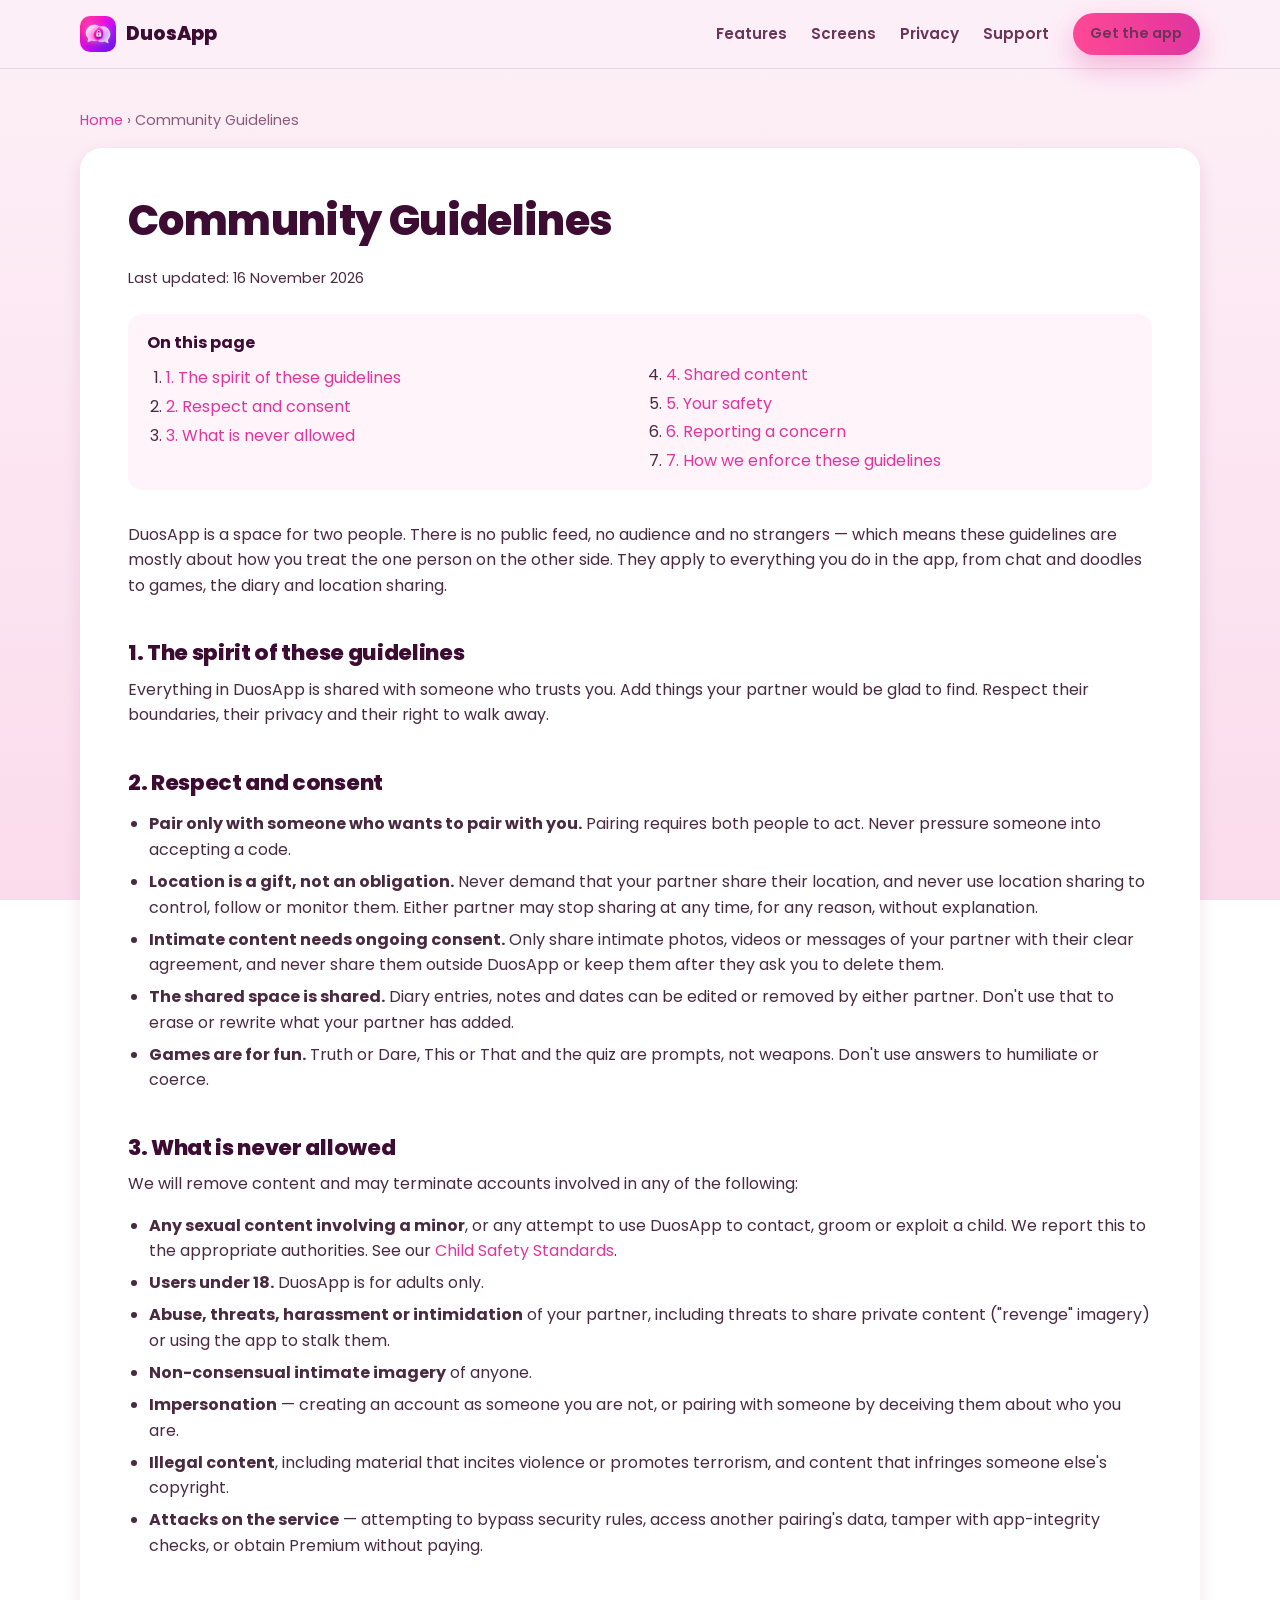
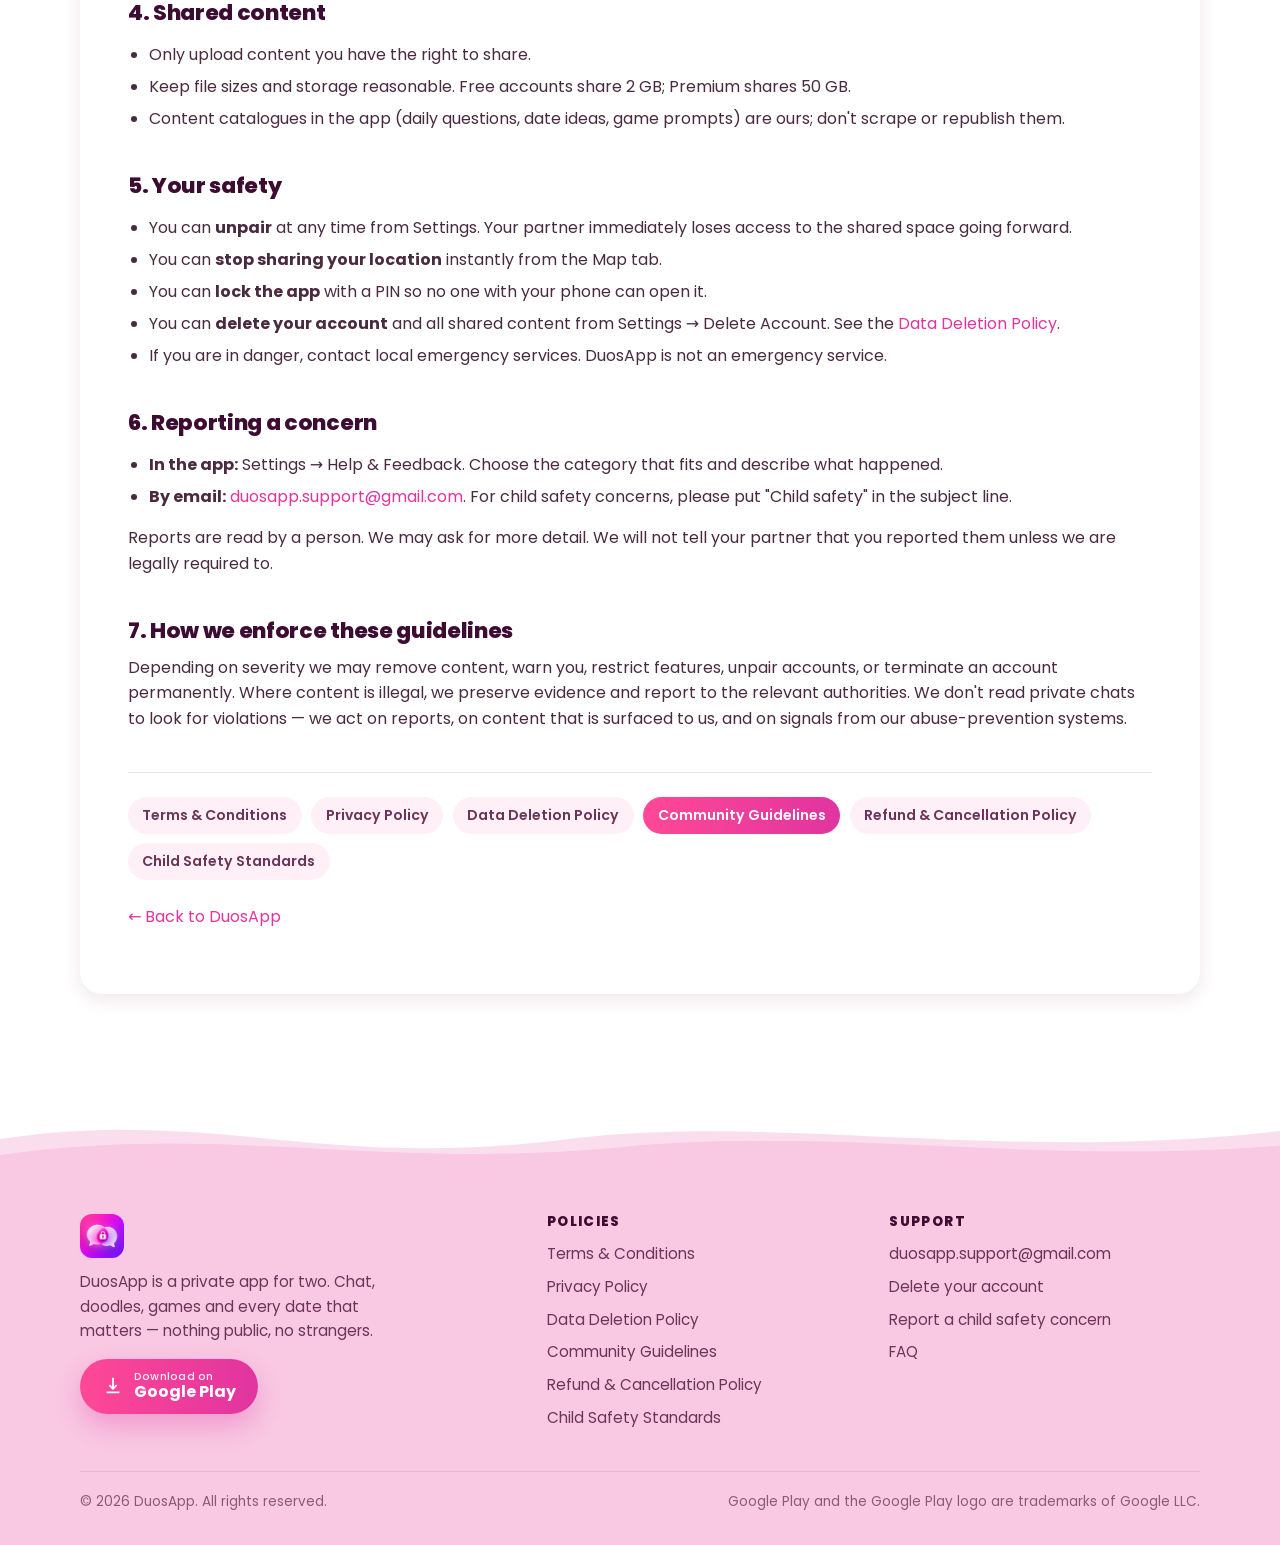
<file: community-guidelines.html>
<!DOCTYPE html>
<html lang="en">
<head>
  <meta charset="utf-8">
  <meta name="viewport" content="width=device-width, initial-scale=1">
  <title>Community Guidelines — DuosApp</title>
  <meta name="description" content="The guidelines for using DuosApp respectfully: consent, location sharing, shared content, what is never allowed, your safety tools, and how to report a concern.">
  <link rel="canonical" href="https://www.myduos.app/community-guidelines.html">
  <meta name="theme-color" content="#FDF0F7">
  <meta property="og:type" content="website">
  <meta property="og:site_name" content="DuosApp">
  <meta property="og:title" content="Community Guidelines — DuosApp">
  <meta property="og:description" content="The guidelines for using DuosApp respectfully: consent, location sharing, shared content, what is never allowed, your safety tools, and how to report a concern.">
  <meta property="og:url" content="https://www.myduos.app/community-guidelines.html">
  <meta property="og:image" content="https://www.myduos.app/assets/img/og-image.png">
  <meta name="twitter:card" content="summary_large_image">
  <link rel="icon" type="image/png" sizes="64x64" href="assets/img/favicon.png">
  <link rel="apple-touch-icon" href="assets/img/apple-touch-icon.png">
  <link rel="stylesheet" href="assets/css/site.css">
</head>
<body>
<header class="site-header">
  <div class="container">
    <nav class="nav" aria-label="Main">
      <a class="brand" href="index.html"><img src="assets/img/logo-192.png" alt="" width="36" height="36">DuosApp</a>
      <ul class="nav-links"><li><a href="index.html#features">Features</a></li><li><a href="index.html#screens">Screens</a></li><li><a href="privacy.html">Privacy</a></li><li><a href="index.html#support">Support</a></li>
        <li><a class="btn btn-primary" style="padding:.6rem 1.1rem;font-size:.9rem" href="https://play.google.com/store/apps/details?id=com.duosapp" rel="noopener" target="_blank">Get the app</a></li>
      </ul>
      <button class="nav-toggle" type="button" aria-expanded="false" aria-controls="drawer" aria-label="Open menu">
        <svg viewBox="0 0 24 24" aria-hidden="true"><path fill="currentColor" d="M3 6h18v2H3zm0 5h18v2H3zm0 5h18v2H3z"/></svg>
      </button>
    </nav>
    <div id="drawer" class="nav-drawer"><a href="index.html">Home</a><a href="index.html#features">Features</a><a href="index.html#screens">Screens</a><a href="index.html#support">Support</a><a href="terms.html">Terms & Conditions</a><a href="privacy.html">Privacy Policy</a><a href="delete-account.html">Data Deletion Policy</a><a href="community-guidelines.html">Community Guidelines</a><a href="refund-policy.html">Refund & Cancellation Policy</a><a href="child-safety.html">Child Safety Standards</a></div>
  </div>
</header>
<main class="policy">
  <div class="container">
    <nav class="breadcrumb" aria-label="Breadcrumb"><a href="index.html">Home</a> › Community Guidelines</nav>
    <article class="policy-card">
      <h1>Community Guidelines</h1>
      <p class="policy-meta">Last updated: 16 November 2026</p>
      <nav class="toc" aria-label="On this page"><strong>On this page</strong><ol><li><a href="#spirit">1. The spirit of these guidelines</a></li><li><a href="#respect">2. Respect and consent</a></li><li><a href="#prohibited">3. What is never allowed</a></li><li><a href="#content">4. Shared content</a></li><li><a href="#safety">5. Your safety</a></li><li><a href="#report">6. Reporting a concern</a></li><li><a href="#enforcement">7. How we enforce these guidelines</a></li></ol></nav>

<p>DuosApp is a space for two people. There is no public feed, no audience and no strangers — which means these guidelines are mostly about how you treat the one person on the other side. They apply to everything you do in the app, from chat and doodles to games, the diary and location sharing.</p>

<h2 id="spirit">1. The spirit of these guidelines</h2>
<p>Everything in DuosApp is shared with someone who trusts you. Add things your partner would be glad to find. Respect their boundaries, their privacy and their right to walk away.</p>

<h2 id="respect">2. Respect and consent</h2>
<ul>
  <li><strong>Pair only with someone who wants to pair with you.</strong> Pairing requires both people to act. Never pressure someone into accepting a code.</li>
  <li><strong>Location is a gift, not an obligation.</strong> Never demand that your partner share their location, and never use location sharing to control, follow or monitor them. Either partner may stop sharing at any time, for any reason, without explanation.</li>
  <li><strong>Intimate content needs ongoing consent.</strong> Only share intimate photos, videos or messages of your partner with their clear agreement, and never share them outside DuosApp or keep them after they ask you to delete them.</li>
  <li><strong>The shared space is shared.</strong> Diary entries, notes and dates can be edited or removed by either partner. Don't use that to erase or rewrite what your partner has added.</li>
  <li><strong>Games are for fun.</strong> Truth or Dare, This or That and the quiz are prompts, not weapons. Don't use answers to humiliate or coerce.</li>
</ul>

<h2 id="prohibited">3. What is never allowed</h2>
<p>We will remove content and may terminate accounts involved in any of the following:</p>
<ul>
  <li><strong>Any sexual content involving a minor</strong>, or any attempt to use DuosApp to contact, groom or exploit a child. We report this to the appropriate authorities. See our <a href="child-safety.html">Child Safety Standards</a>.</li>
  <li><strong>Users under 18.</strong> DuosApp is for adults only.</li>
  <li><strong>Abuse, threats, harassment or intimidation</strong> of your partner, including threats to share private content ("revenge" imagery) or using the app to stalk them.</li>
  <li><strong>Non-consensual intimate imagery</strong> of anyone.</li>
  <li><strong>Impersonation</strong> — creating an account as someone you are not, or pairing with someone by deceiving them about who you are.</li>
  <li><strong>Illegal content</strong>, including material that incites violence or promotes terrorism, and content that infringes someone else's copyright.</li>
  <li><strong>Attacks on the service</strong> — attempting to bypass security rules, access another pairing's data, tamper with app-integrity checks, or obtain Premium without paying.</li>
</ul>

<h2 id="content">4. Shared content</h2>
<ul>
  <li>Only upload content you have the right to share.</li>
  <li>Keep file sizes and storage reasonable. Free accounts share 2 GB; Premium shares 50 GB.</li>
  <li>Content catalogues in the app (daily questions, date ideas, game prompts) are ours; don't scrape or republish them.</li>
</ul>

<h2 id="safety">5. Your safety</h2>
<ul>
  <li>You can <strong>unpair</strong> at any time from Settings. Your partner immediately loses access to the shared space going forward.</li>
  <li>You can <strong>stop sharing your location</strong> instantly from the Map tab.</li>
  <li>You can <strong>lock the app</strong> with a PIN so no one with your phone can open it.</li>
  <li>You can <strong>delete your account</strong> and all shared content from Settings → Delete Account. See the <a href="delete-account.html">Data Deletion Policy</a>.</li>
  <li>If you are in danger, contact local emergency services. DuosApp is not an emergency service.</li>
</ul>

<h2 id="report">6. Reporting a concern</h2>
<ul>
  <li><strong>In the app:</strong> Settings → Help &amp; Feedback. Choose the category that fits and describe what happened.</li>
  <li><strong>By email:</strong> <a href="mailto:duosapp.support@gmail.com">duosapp.support@gmail.com</a>. For child safety concerns, please put "Child safety" in the subject line.</li>
</ul>
<p>Reports are read by a person. We may ask for more detail. We will not tell your partner that you reported them unless we are legally required to.</p>

<h2 id="enforcement">7. How we enforce these guidelines</h2>
<p>Depending on severity we may remove content, warn you, restrict features, unpair accounts, or terminate an account permanently. Where content is illegal, we preserve evidence and report to the relevant authorities. We don't read private chats to look for violations — we act on reports, on content that is surfaced to us, and on signals from our abuse-prevention systems.</p>

      <nav class="policy-nav" aria-label="All policies"><a href="terms.html">Terms & Conditions</a><a href="privacy.html">Privacy Policy</a><a href="delete-account.html">Data Deletion Policy</a><a href="community-guidelines.html" aria-current="page">Community Guidelines</a><a href="refund-policy.html">Refund & Cancellation Policy</a><a href="child-safety.html">Child Safety Standards</a></nav>
      <p style="margin-top:1.5rem"><a href="index.html">← Back to DuosApp</a></p>
    </article>
  </div>
</main>
<footer class="site-footer" id="support">
  <svg class="wave" viewBox="0 0 1440 80" preserveAspectRatio="none" aria-hidden="true">
    <path d="M0,40 C240,0 360,80 640,40 C880,8 1120,70 1440,30 L1440,80 L0,80 Z" fill="#F7B7D9" opacity=".45"/>
    <path d="M0,60 C260,20 420,80 700,50 C940,24 1180,74 1440,48 L1440,80 L0,80 Z" fill="#F9C9E3"/>
  </svg>
  <div class="container">
    <div class="footer-grid">
      <div class="footer-brand">
        <img src="assets/img/logo-192.png" alt="DuosApp logo" width="44" height="44">
        <p>DuosApp is a private app for two. Chat, doodles, games and every date that matters — nothing public, no strangers.</p>
        <a class="btn btn-primary btn-store" href="https://play.google.com/store/apps/details?id=com.duosapp" rel="noopener" target="_blank"><svg viewBox="0 0 24 24" aria-hidden="true"><path fill="currentColor" d="M12 16a1 1 0 0 1-.7-.3l-4-4 1.4-1.4L11 12.6V3h2v9.6l2.3-2.3 1.4 1.4-4 4a1 1 0 0 1-.7.3Zm-7 2h14v2H5z"/></svg><span class="store-text"><small>Download on</small>Google Play</span></a>
      </div>
      <div class="footer-col">
        <h4>Policies</h4>
        <ul><li><a href="terms.html">Terms & Conditions</a></li><li><a href="privacy.html">Privacy Policy</a></li><li><a href="delete-account.html">Data Deletion Policy</a></li><li><a href="community-guidelines.html">Community Guidelines</a></li><li><a href="refund-policy.html">Refund & Cancellation Policy</a></li><li><a href="child-safety.html">Child Safety Standards</a></li></ul>
      </div>
      <div class="footer-col">
        <h4>Support</h4>
        <ul>
          <li><a href="mailto:duosapp.support@gmail.com">duosapp.support@gmail.com</a></li>
          <li><a href="delete-account.html">Delete your account</a></li>
          <li><a href="child-safety.html#report">Report a child safety concern</a></li>
          <li><a href="index.html#faq">FAQ</a></li>
        </ul>
      </div>
    </div>
    <div class="footer-bottom">
      <span>© 2026 DuosApp. All rights reserved.</span>
      <span>Google Play and the Google Play logo are trademarks of Google LLC.</span>
    </div>
  </div>
</footer>
<script>
  (function () {
    var t = document.querySelector('.nav-toggle'), d = document.getElementById('drawer');
    if (!t || !d) return;
    t.addEventListener('click', function () {
      var open = d.classList.toggle('open');
      t.setAttribute('aria-expanded', open ? 'true' : 'false');
      t.setAttribute('aria-label', open ? 'Close menu' : 'Open menu');
    });
  })();
</script>
</body>
</html>
</file>
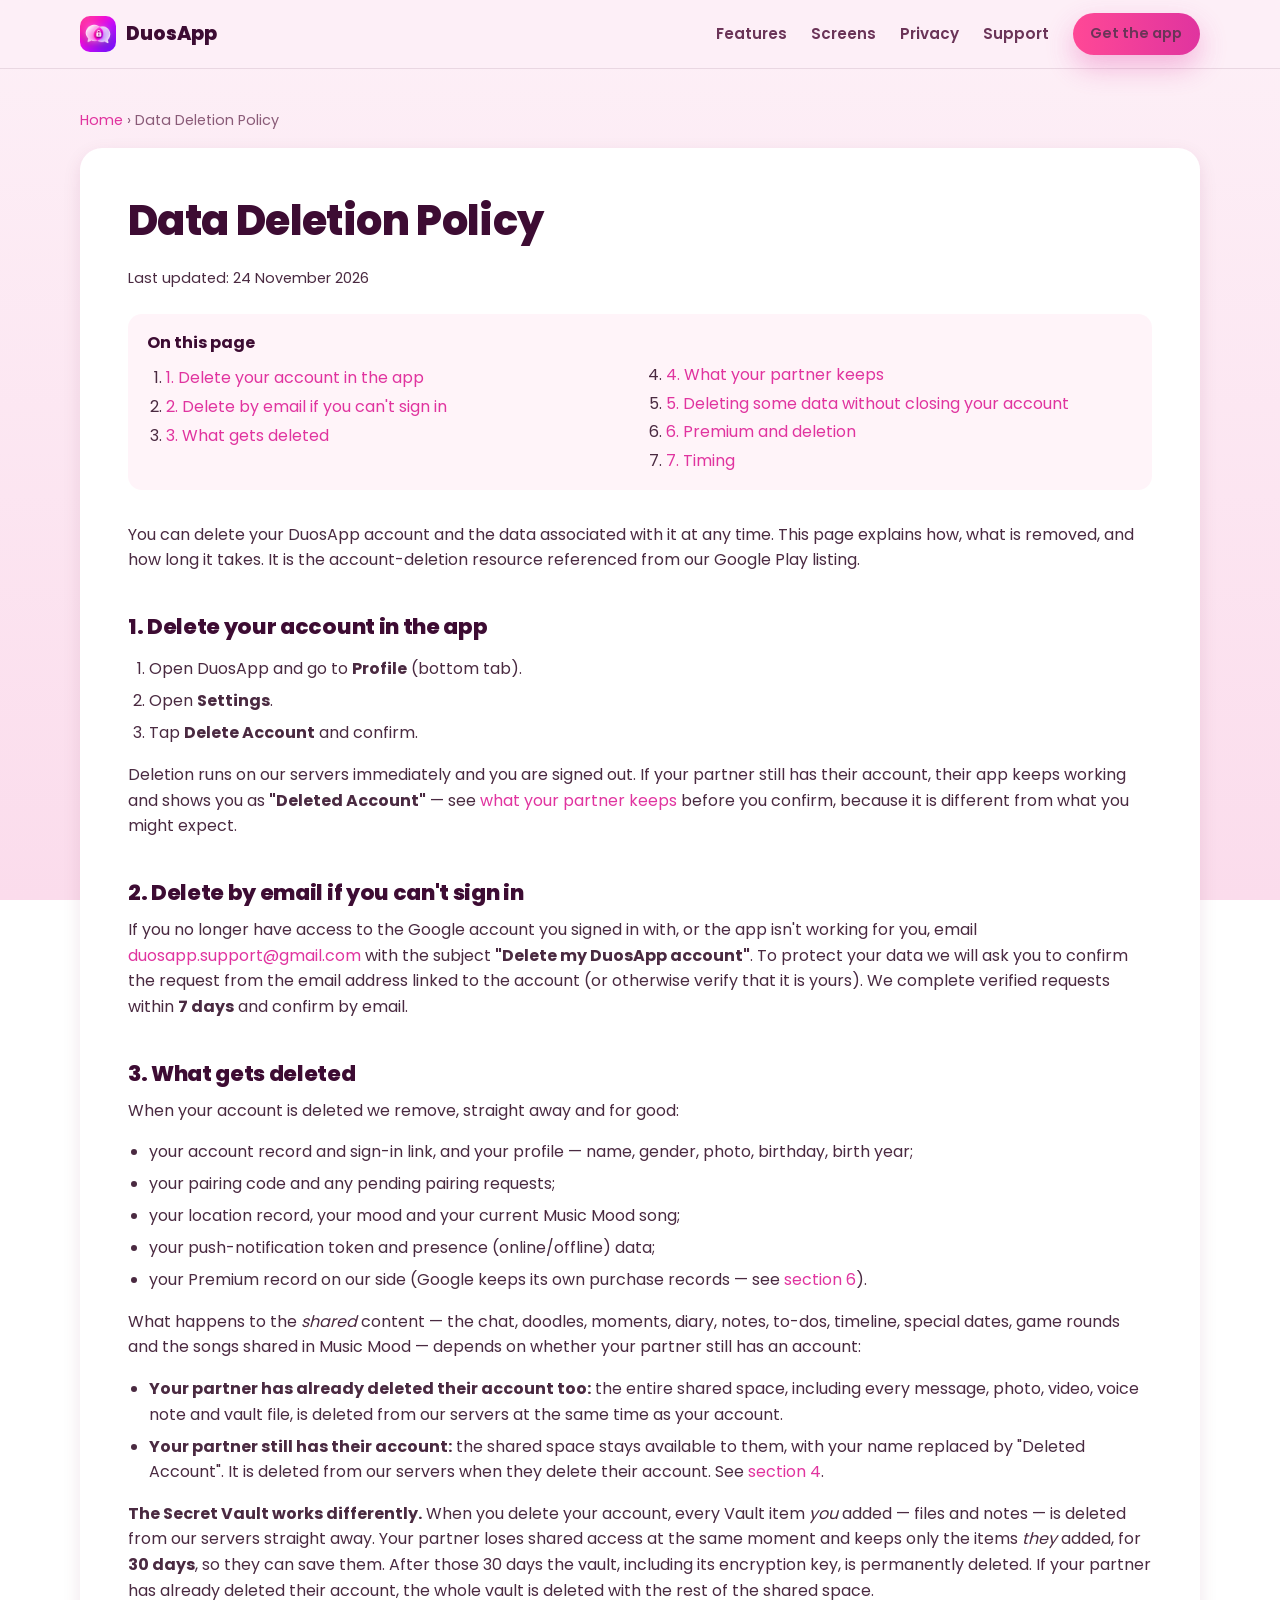
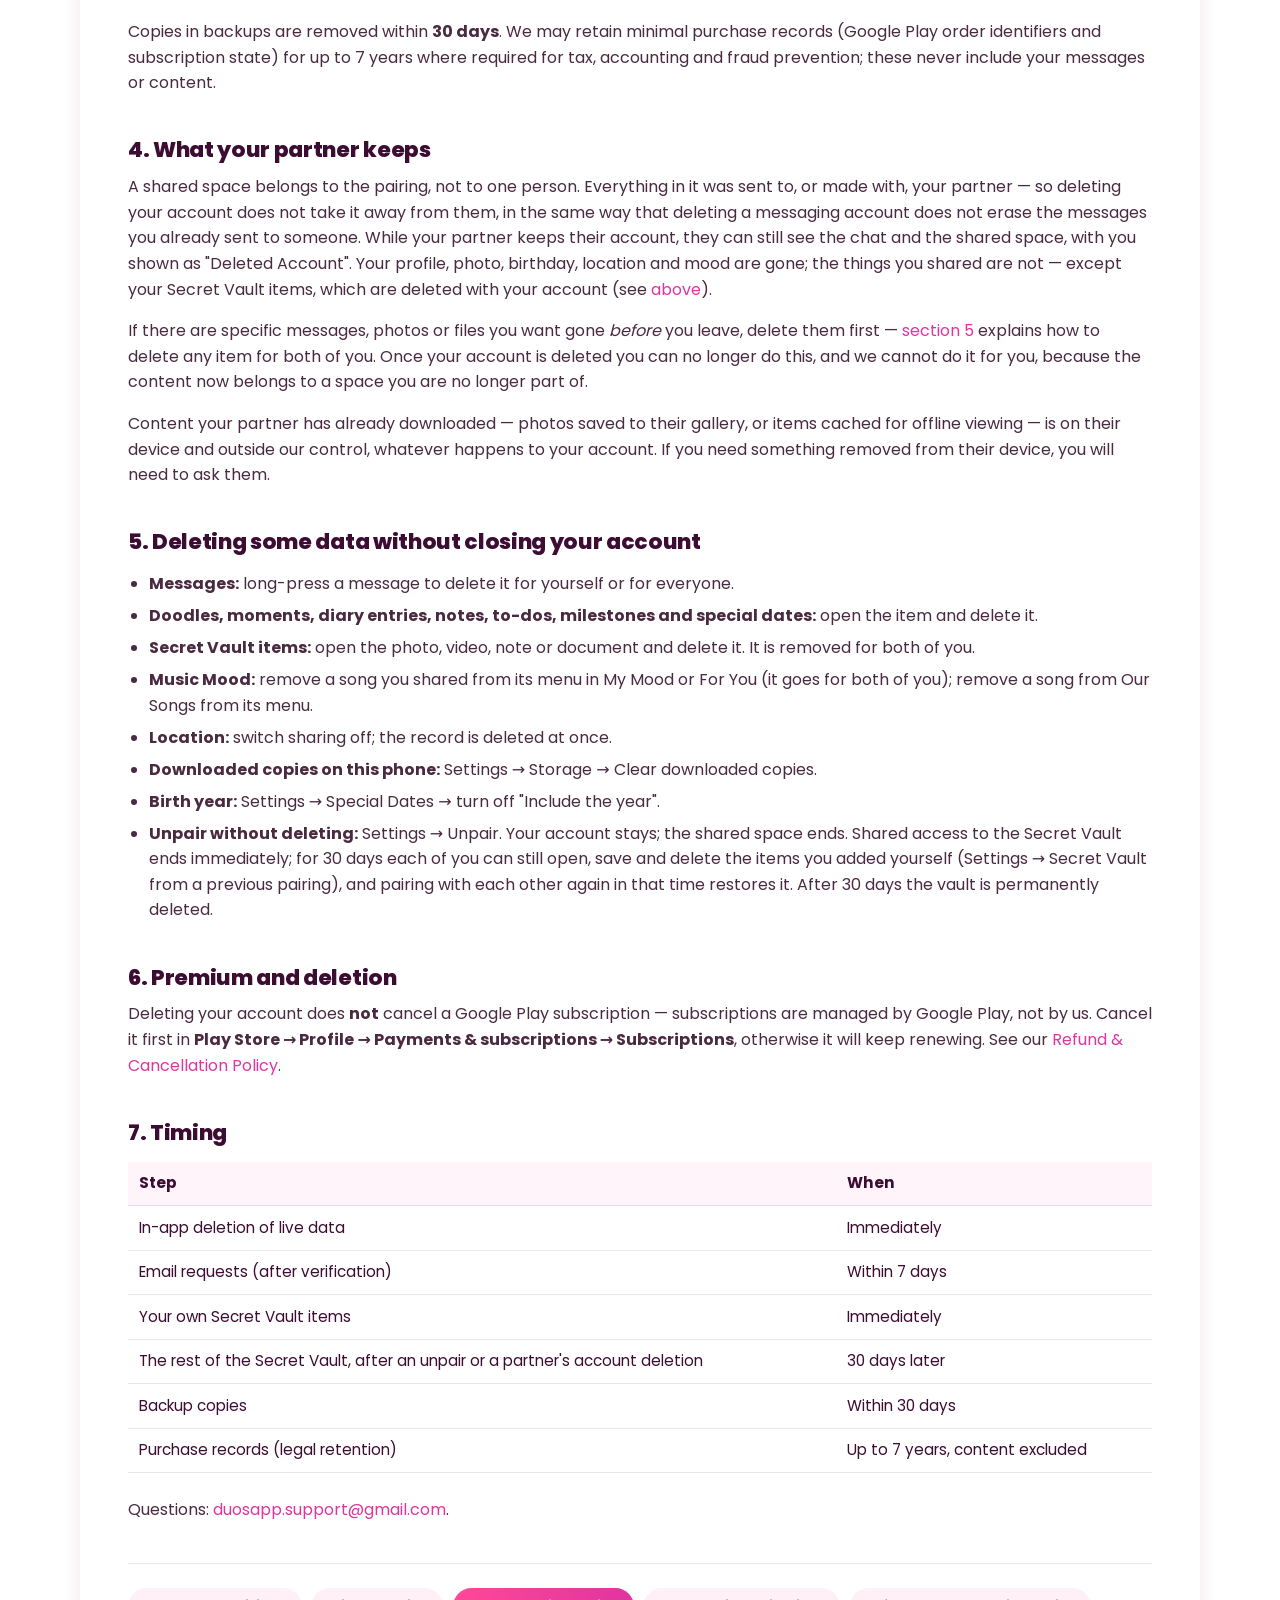
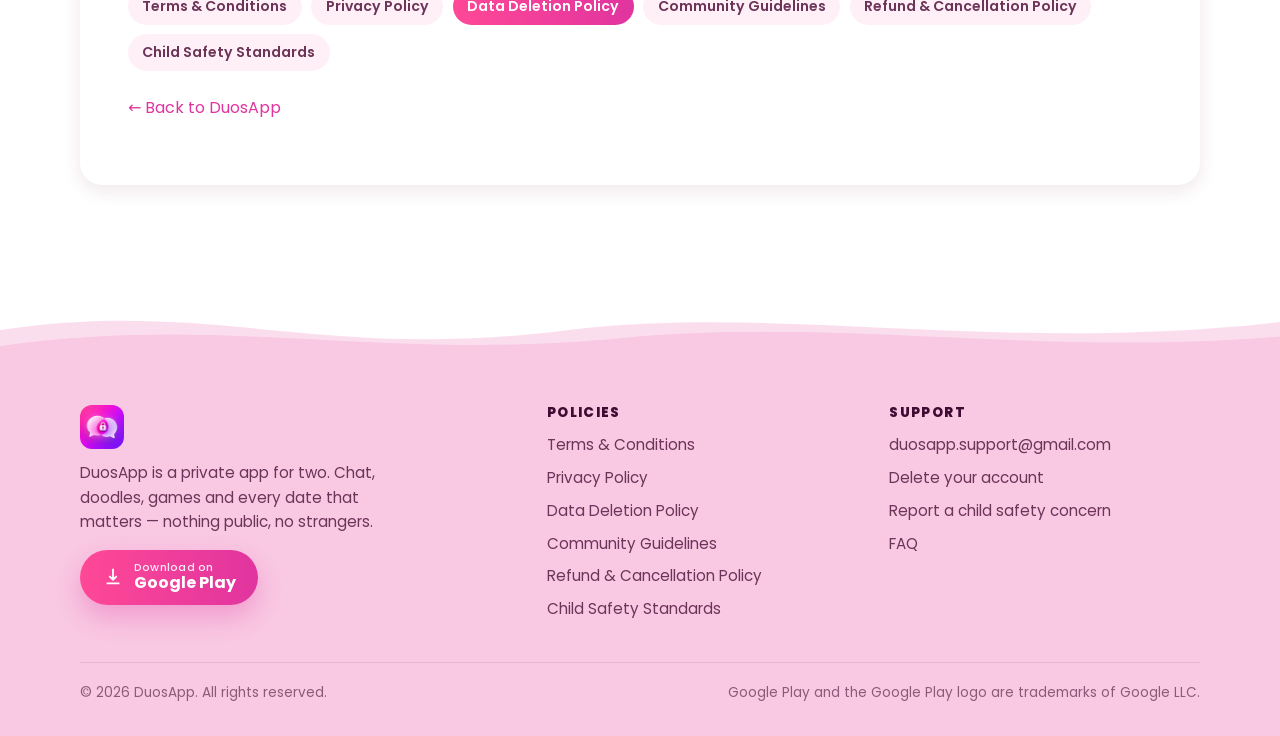
<file: delete-account.html>
<!DOCTYPE html>
<html lang="en">
<head>
  <meta charset="utf-8">
  <meta name="viewport" content="width=device-width, initial-scale=1">
  <title>Data Deletion Policy — DuosApp</title>
  <meta name="description" content="How to delete your DuosApp account and data, in the app or by email, what is removed, what your partner keeps, and how long deletion takes.">
  <link rel="canonical" href="https://www.myduos.app/delete-account.html">
  <meta name="theme-color" content="#FDF0F7">
  <meta property="og:type" content="website">
  <meta property="og:site_name" content="DuosApp">
  <meta property="og:title" content="Data Deletion Policy — DuosApp">
  <meta property="og:description" content="How to delete your DuosApp account and data, in the app or by email, what is removed, what your partner keeps, and how long deletion takes.">
  <meta property="og:url" content="https://www.myduos.app/delete-account.html">
  <meta property="og:image" content="https://www.myduos.app/assets/img/og-image.png">
  <meta name="twitter:card" content="summary_large_image">
  <link rel="icon" type="image/png" sizes="64x64" href="assets/img/favicon.png">
  <link rel="apple-touch-icon" href="assets/img/apple-touch-icon.png">
  <link rel="stylesheet" href="assets/css/site.css">
</head>
<body>
<header class="site-header">
  <div class="container">
    <nav class="nav" aria-label="Main">
      <a class="brand" href="index.html"><img src="assets/img/logo-192.png" alt="" width="36" height="36">DuosApp</a>
      <ul class="nav-links"><li><a href="index.html#features">Features</a></li><li><a href="index.html#screens">Screens</a></li><li><a href="privacy.html">Privacy</a></li><li><a href="index.html#support">Support</a></li>
        <li><a class="btn btn-primary" style="padding:.6rem 1.1rem;font-size:.9rem" href="https://play.google.com/store/apps/details?id=com.duosapp" rel="noopener" target="_blank">Get the app</a></li>
      </ul>
      <button class="nav-toggle" type="button" aria-expanded="false" aria-controls="drawer" aria-label="Open menu">
        <svg viewBox="0 0 24 24" aria-hidden="true"><path fill="currentColor" d="M3 6h18v2H3zm0 5h18v2H3zm0 5h18v2H3z"/></svg>
      </button>
    </nav>
    <div id="drawer" class="nav-drawer"><a href="index.html">Home</a><a href="index.html#features">Features</a><a href="index.html#screens">Screens</a><a href="index.html#support">Support</a><a href="terms.html">Terms & Conditions</a><a href="privacy.html">Privacy Policy</a><a href="delete-account.html">Data Deletion Policy</a><a href="community-guidelines.html">Community Guidelines</a><a href="refund-policy.html">Refund & Cancellation Policy</a><a href="child-safety.html">Child Safety Standards</a></div>
  </div>
</header>
<main class="policy">
  <div class="container">
    <nav class="breadcrumb" aria-label="Breadcrumb"><a href="index.html">Home</a> › Data Deletion Policy</nav>
    <article class="policy-card">
      <h1>Data Deletion Policy</h1>
      <p class="policy-meta">Last updated: 24 November 2026</p>
      <nav class="toc" aria-label="On this page"><strong>On this page</strong><ol><li><a href="#inapp">1. Delete your account in the app</a></li><li><a href="#email">2. Delete by email if you can't sign in</a></li><li><a href="#what">3. What gets deleted</a></li><li><a href="#partner">4. What your partner keeps</a></li><li><a href="#partial">5. Deleting some data without closing your account</a></li><li><a href="#premium">6. Premium and deletion</a></li><li><a href="#timing">7. Timing</a></li></ol></nav>

<p>You can delete your DuosApp account and the data associated with it at any time. This page explains how, what is removed, and how long it takes. It is the account-deletion resource referenced from our Google Play listing.</p>

<h2 id="inapp">1. Delete your account in the app</h2>
<ol>
  <li>Open DuosApp and go to <strong>Profile</strong> (bottom tab).</li>
  <li>Open <strong>Settings</strong>.</li>
  <li>Tap <strong>Delete Account</strong> and confirm.</li>
</ol>
<p>Deletion runs on our servers immediately and you are signed out. If your partner still has their account, their app keeps working and shows you as <strong>"Deleted Account"</strong> — see <a href="#partner">what your partner keeps</a> before you confirm, because it is different from what you might expect.</p>

<h2 id="email">2. Delete by email if you can't sign in</h2>
<p>If you no longer have access to the Google account you signed in with, or the app isn't working for you, email <a href="mailto:duosapp.support@gmail.com?subject=Delete%20my%20DuosApp%20account">duosapp.support@gmail.com</a> with the subject <strong>"Delete my DuosApp account"</strong>. To protect your data we will ask you to confirm the request from the email address linked to the account (or otherwise verify that it is yours). We complete verified requests within <strong>7 days</strong> and confirm by email.</p>

<h2 id="what">3. What gets deleted</h2>
<p>When your account is deleted we remove, straight away and for good:</p>
<ul>
  <li>your account record and sign-in link, and your profile — name, gender, photo, birthday, birth year;</li>
  <li>your pairing code and any pending pairing requests;</li>
  <li>your location record, your mood and your current Music Mood song;</li>
  <li>your push-notification token and presence (online/offline) data;</li>
  <li>your Premium record on our side (Google keeps its own purchase records — see <a href="#premium">section 6</a>).</li>
</ul>
<p>What happens to the <em>shared</em> content — the chat, doodles, moments, diary, notes, to-dos, timeline, special dates, game rounds and the songs shared in Music Mood — depends on whether your partner still has an account:</p>
<ul>
  <li><strong>Your partner has already deleted their account too:</strong> the entire shared space, including every message, photo, video, voice note and vault file, is deleted from our servers at the same time as your account.</li>
  <li><strong>Your partner still has their account:</strong> the shared space stays available to them, with your name replaced by "Deleted Account". It is deleted from our servers when they delete their account. See <a href="#partner">section 4</a>.</li>
</ul>
<p id="vault"><strong>The Secret Vault works differently.</strong> When you delete your account, every Vault item <em>you</em> added — files and notes — is deleted from our servers straight away. Your partner loses shared access at the same moment and keeps only the items <em>they</em> added, for <strong>30 days</strong>, so they can save them. After those 30 days the vault, including its encryption key, is permanently deleted. If your partner has already deleted their account, the whole vault is deleted with the rest of the shared space.</p>
<p>Copies in backups are removed within <strong>30 days</strong>. We may retain minimal purchase records (Google Play order identifiers and subscription state) for up to 7 years where required for tax, accounting and fraud prevention; these never include your messages or content.</p>

<h2 id="partner">4. What your partner keeps</h2>
<p>A shared space belongs to the pairing, not to one person. Everything in it was sent to, or made with, your partner — so deleting your account does not take it away from them, in the same way that deleting a messaging account does not erase the messages you already sent to someone. While your partner keeps their account, they can still see the chat and the shared space, with you shown as "Deleted Account". Your profile, photo, birthday, location and mood are gone; the things you shared are not — except your Secret Vault items, which are deleted with your account (see <a href="#vault">above</a>).</p>
<p>If there are specific messages, photos or files you want gone <em>before</em> you leave, delete them first — <a href="#partial">section 5</a> explains how to delete any item for both of you. Once your account is deleted you can no longer do this, and we cannot do it for you, because the content now belongs to a space you are no longer part of.</p>
<p>Content your partner has already downloaded — photos saved to their gallery, or items cached for offline viewing — is on their device and outside our control, whatever happens to your account. If you need something removed from their device, you will need to ask them.</p>

<h2 id="partial">5. Deleting some data without closing your account</h2>
<ul>
  <li><strong>Messages:</strong> long-press a message to delete it for yourself or for everyone.</li>
  <li><strong>Doodles, moments, diary entries, notes, to-dos, milestones and special dates:</strong> open the item and delete it.</li>
  <li><strong>Secret Vault items:</strong> open the photo, video, note or document and delete it. It is removed for both of you.</li>
  <li><strong>Music Mood:</strong> remove a song you shared from its menu in My Mood or For You (it goes for both of you); remove a song from Our Songs from its menu.</li>
  <li><strong>Location:</strong> switch sharing off; the record is deleted at once.</li>
  <li><strong>Downloaded copies on this phone:</strong> Settings → Storage → Clear downloaded copies.</li>
  <li><strong>Birth year:</strong> Settings → Special Dates → turn off "Include the year".</li>
  <li><strong>Unpair without deleting:</strong> Settings → Unpair. Your account stays; the shared space ends. Shared access to the Secret Vault ends immediately; for 30 days each of you can still open, save and delete the items you added yourself (Settings → Secret Vault from a previous pairing), and pairing with each other again in that time restores it. After 30 days the vault is permanently deleted.</li>
</ul>

<h2 id="premium">6. Premium and deletion</h2>
<p>Deleting your account does <strong>not</strong> cancel a Google Play subscription — subscriptions are managed by Google Play, not by us. Cancel it first in <strong>Play Store → Profile → Payments &amp; subscriptions → Subscriptions</strong>, otherwise it will keep renewing. See our <a href="refund-policy.html">Refund &amp; Cancellation Policy</a>.</p>

<h2 id="timing">7. Timing</h2>
<table>
  <thead><tr><th>Step</th><th>When</th></tr></thead>
  <tbody>
    <tr><td>In-app deletion of live data</td><td>Immediately</td></tr>
    <tr><td>Email requests (after verification)</td><td>Within 7 days</td></tr>
    <tr><td>Your own Secret Vault items</td><td>Immediately</td></tr>
    <tr><td>The rest of the Secret Vault, after an unpair or a partner's account deletion</td><td>30 days later</td></tr>
    <tr><td>Backup copies</td><td>Within 30 days</td></tr>
    <tr><td>Purchase records (legal retention)</td><td>Up to 7 years, content excluded</td></tr>
  </tbody>
</table>
<p>Questions: <a href="mailto:duosapp.support@gmail.com">duosapp.support@gmail.com</a>.</p>

      <nav class="policy-nav" aria-label="All policies"><a href="terms.html">Terms & Conditions</a><a href="privacy.html">Privacy Policy</a><a href="delete-account.html" aria-current="page">Data Deletion Policy</a><a href="community-guidelines.html">Community Guidelines</a><a href="refund-policy.html">Refund & Cancellation Policy</a><a href="child-safety.html">Child Safety Standards</a></nav>
      <p style="margin-top:1.5rem"><a href="index.html">← Back to DuosApp</a></p>
    </article>
  </div>
</main>
<footer class="site-footer" id="support">
  <svg class="wave" viewBox="0 0 1440 80" preserveAspectRatio="none" aria-hidden="true">
    <path d="M0,40 C240,0 360,80 640,40 C880,8 1120,70 1440,30 L1440,80 L0,80 Z" fill="#F7B7D9" opacity=".45"/>
    <path d="M0,60 C260,20 420,80 700,50 C940,24 1180,74 1440,48 L1440,80 L0,80 Z" fill="#F9C9E3"/>
  </svg>
  <div class="container">
    <div class="footer-grid">
      <div class="footer-brand">
        <img src="assets/img/logo-192.png" alt="DuosApp logo" width="44" height="44">
        <p>DuosApp is a private app for two. Chat, doodles, games and every date that matters — nothing public, no strangers.</p>
        <a class="btn btn-primary btn-store" href="https://play.google.com/store/apps/details?id=com.duosapp" rel="noopener" target="_blank"><svg viewBox="0 0 24 24" aria-hidden="true"><path fill="currentColor" d="M12 16a1 1 0 0 1-.7-.3l-4-4 1.4-1.4L11 12.6V3h2v9.6l2.3-2.3 1.4 1.4-4 4a1 1 0 0 1-.7.3Zm-7 2h14v2H5z"/></svg><span class="store-text"><small>Download on</small>Google Play</span></a>
      </div>
      <div class="footer-col">
        <h4>Policies</h4>
        <ul><li><a href="terms.html">Terms & Conditions</a></li><li><a href="privacy.html">Privacy Policy</a></li><li><a href="delete-account.html">Data Deletion Policy</a></li><li><a href="community-guidelines.html">Community Guidelines</a></li><li><a href="refund-policy.html">Refund & Cancellation Policy</a></li><li><a href="child-safety.html">Child Safety Standards</a></li></ul>
      </div>
      <div class="footer-col">
        <h4>Support</h4>
        <ul>
          <li><a href="mailto:duosapp.support@gmail.com">duosapp.support@gmail.com</a></li>
          <li><a href="delete-account.html">Delete your account</a></li>
          <li><a href="child-safety.html#report">Report a child safety concern</a></li>
          <li><a href="index.html#faq">FAQ</a></li>
        </ul>
      </div>
    </div>
    <div class="footer-bottom">
      <span>© 2026 DuosApp. All rights reserved.</span>
      <span>Google Play and the Google Play logo are trademarks of Google LLC.</span>
    </div>
  </div>
</footer>
<script>
  (function () {
    var t = document.querySelector('.nav-toggle'), d = document.getElementById('drawer');
    if (!t || !d) return;
    t.addEventListener('click', function () {
      var open = d.classList.toggle('open');
      t.setAttribute('aria-expanded', open ? 'true' : 'false');
      t.setAttribute('aria-label', open ? 'Close menu' : 'Open menu');
    });
  })();
</script>
</body>
</html>
</file>
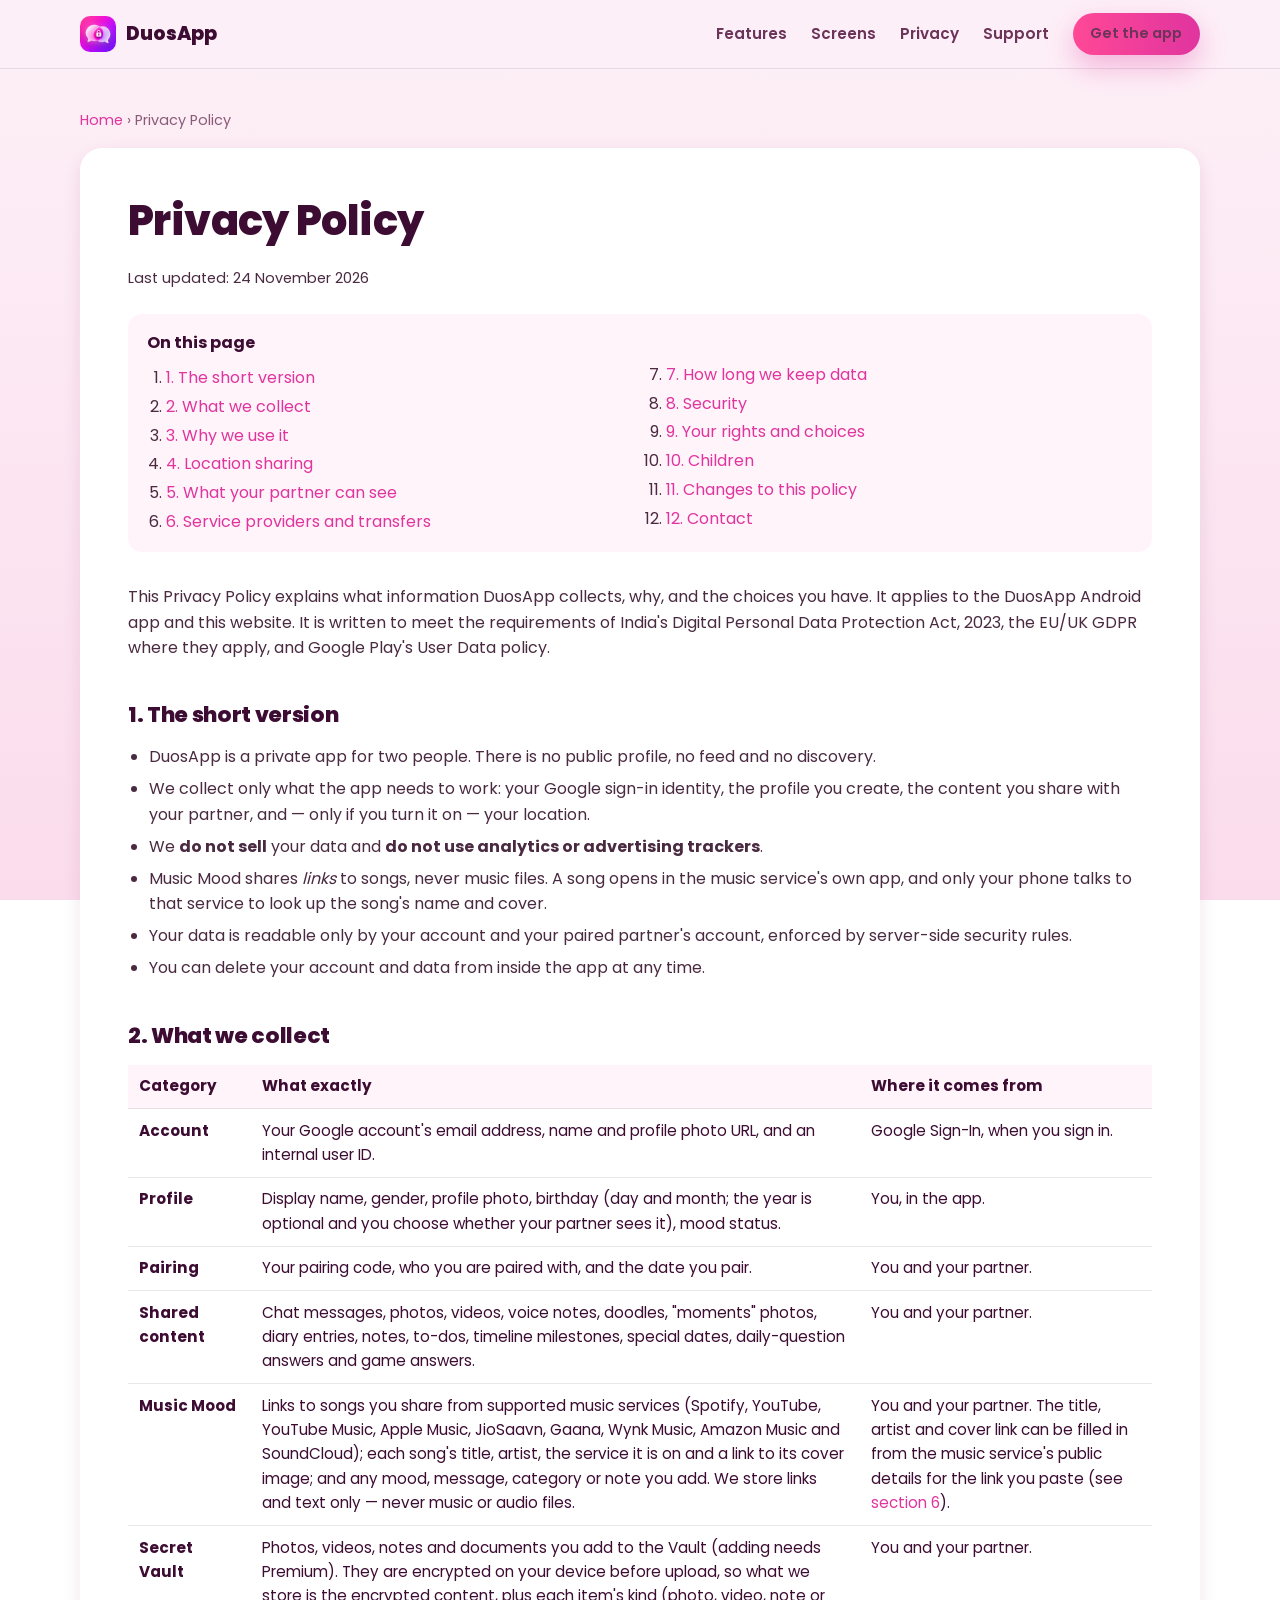
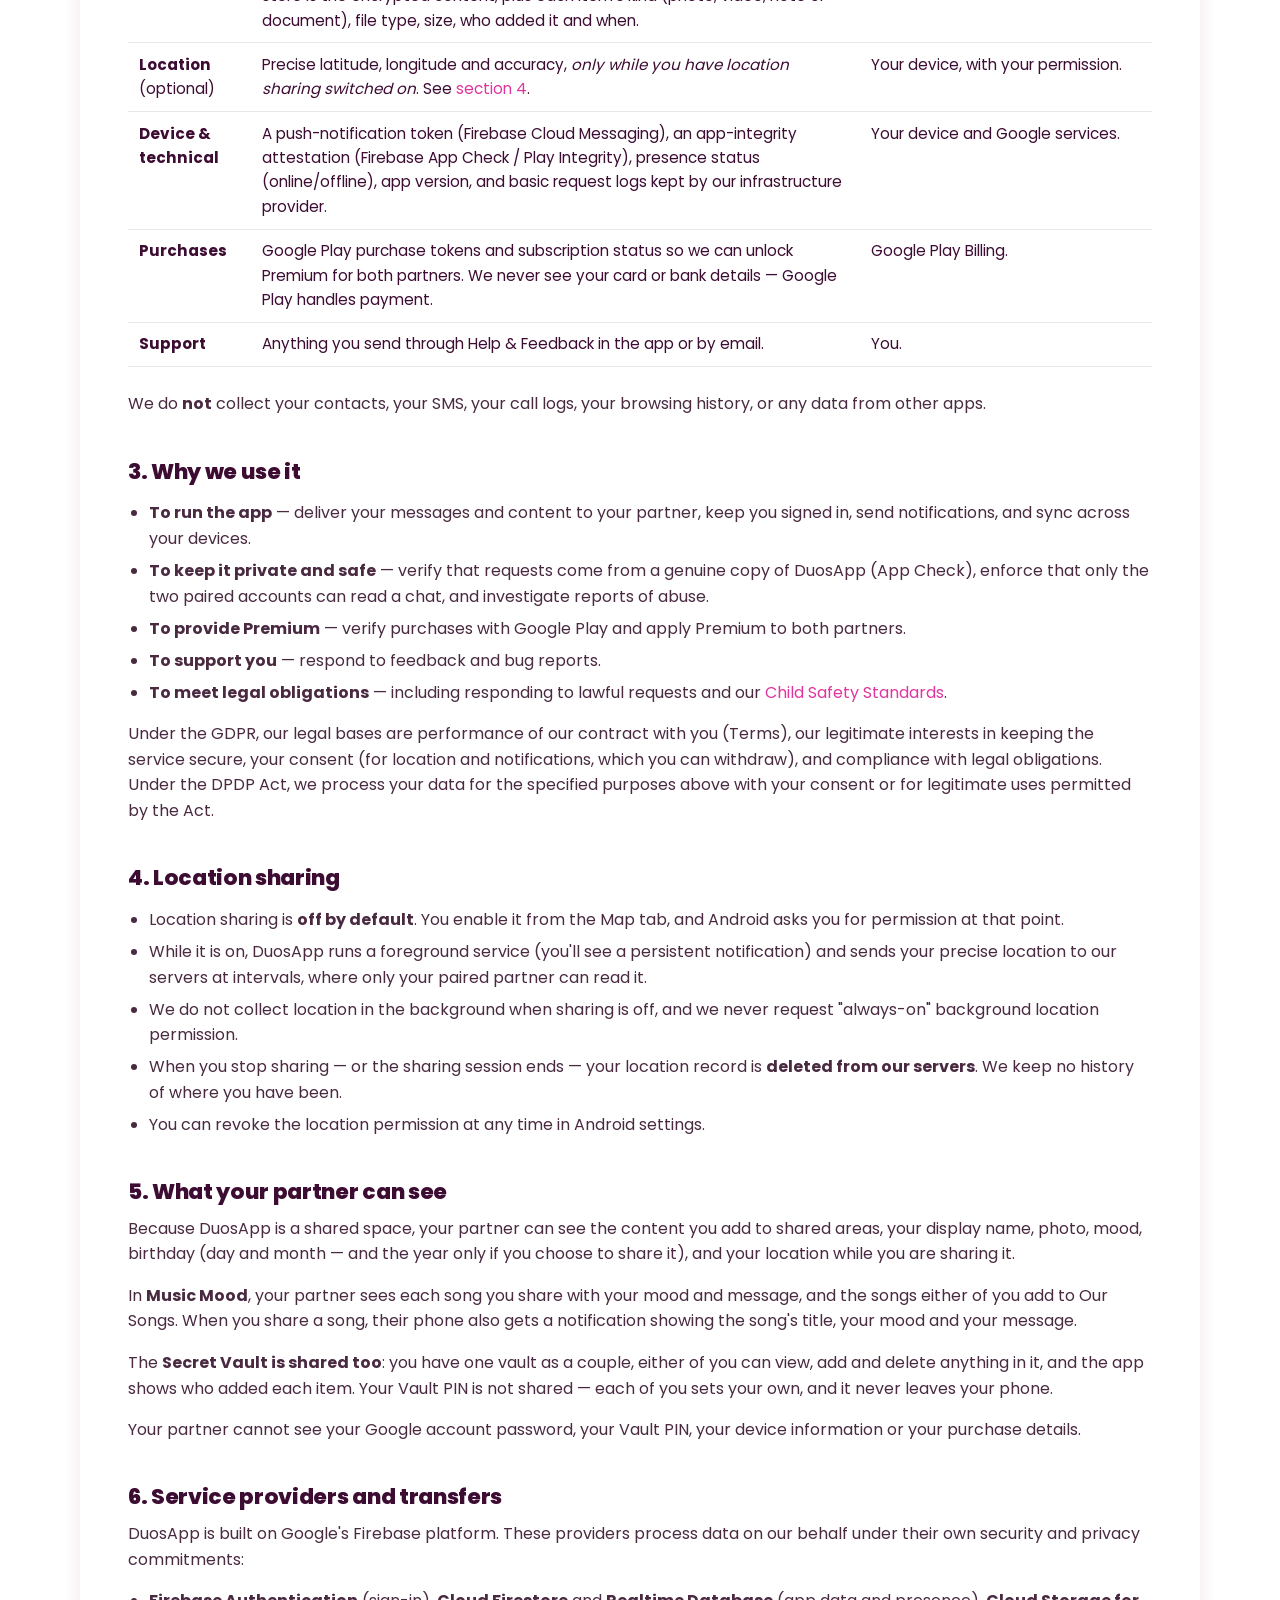
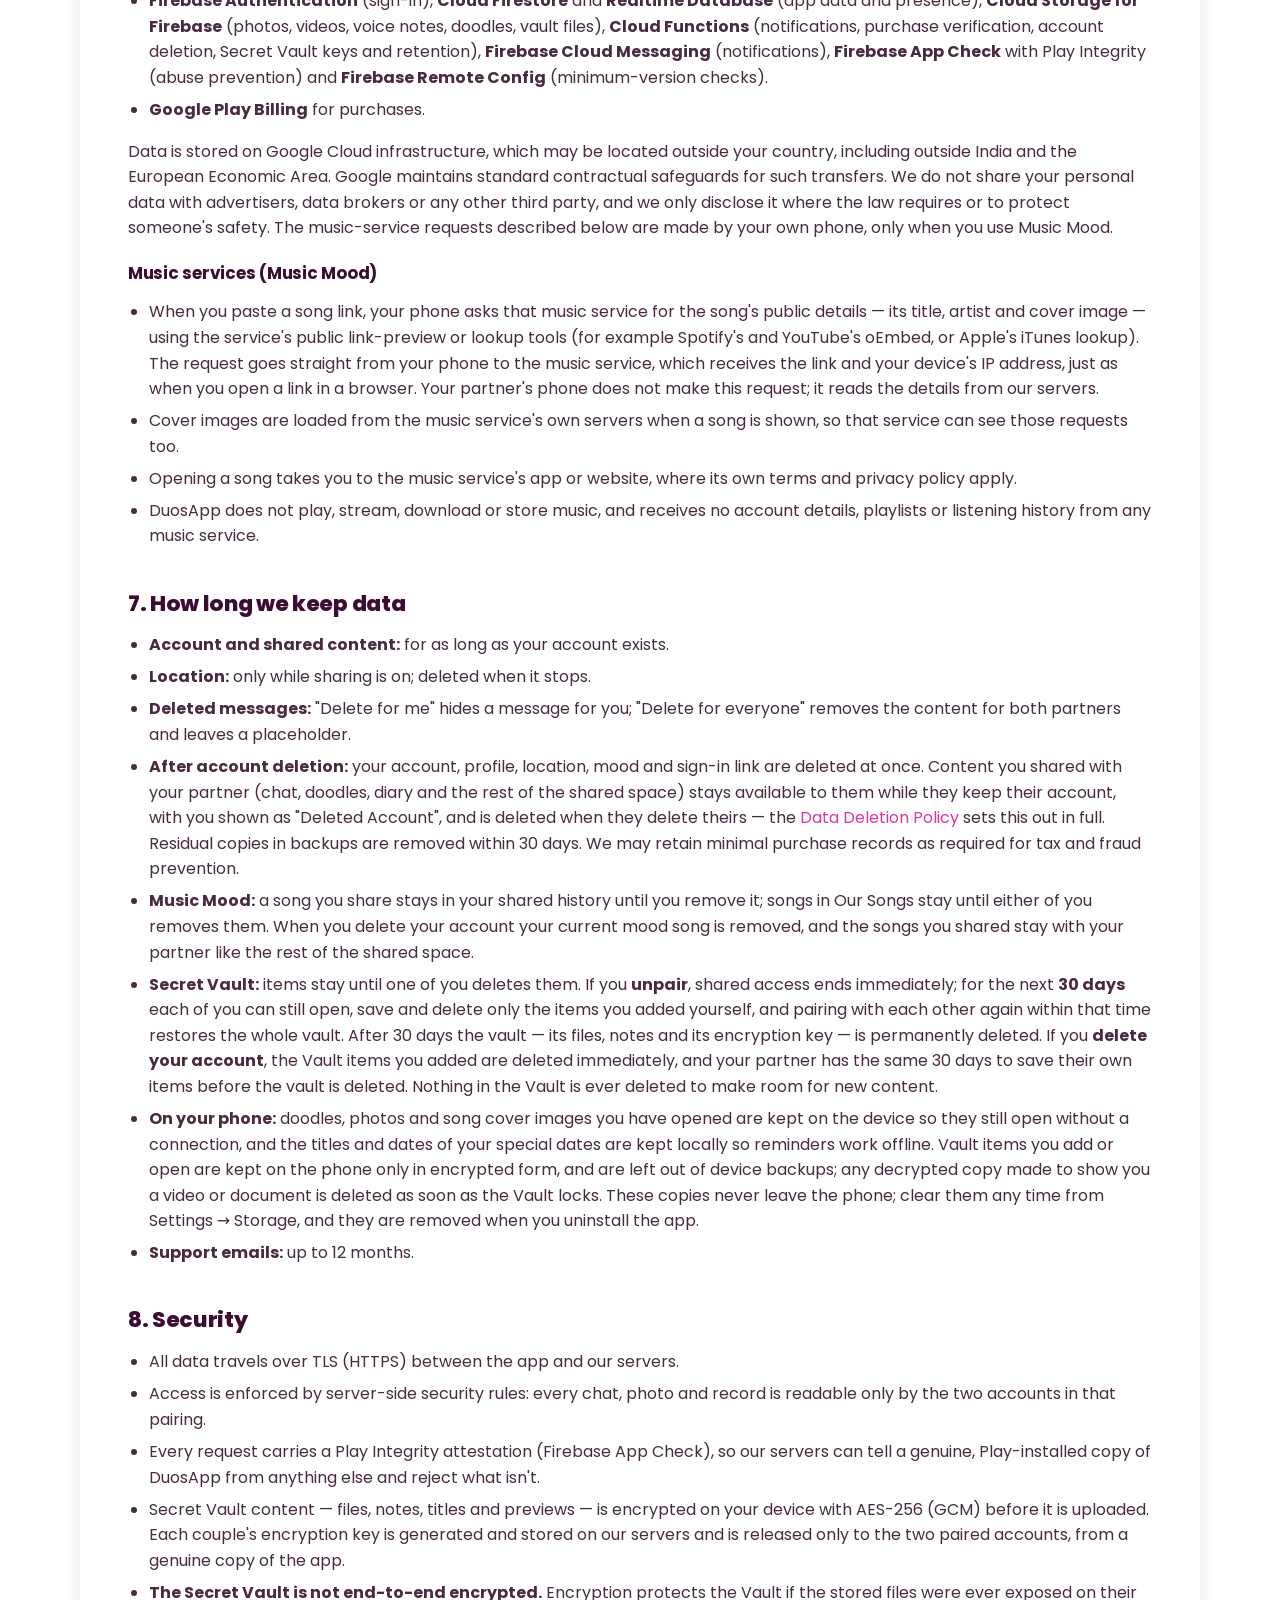
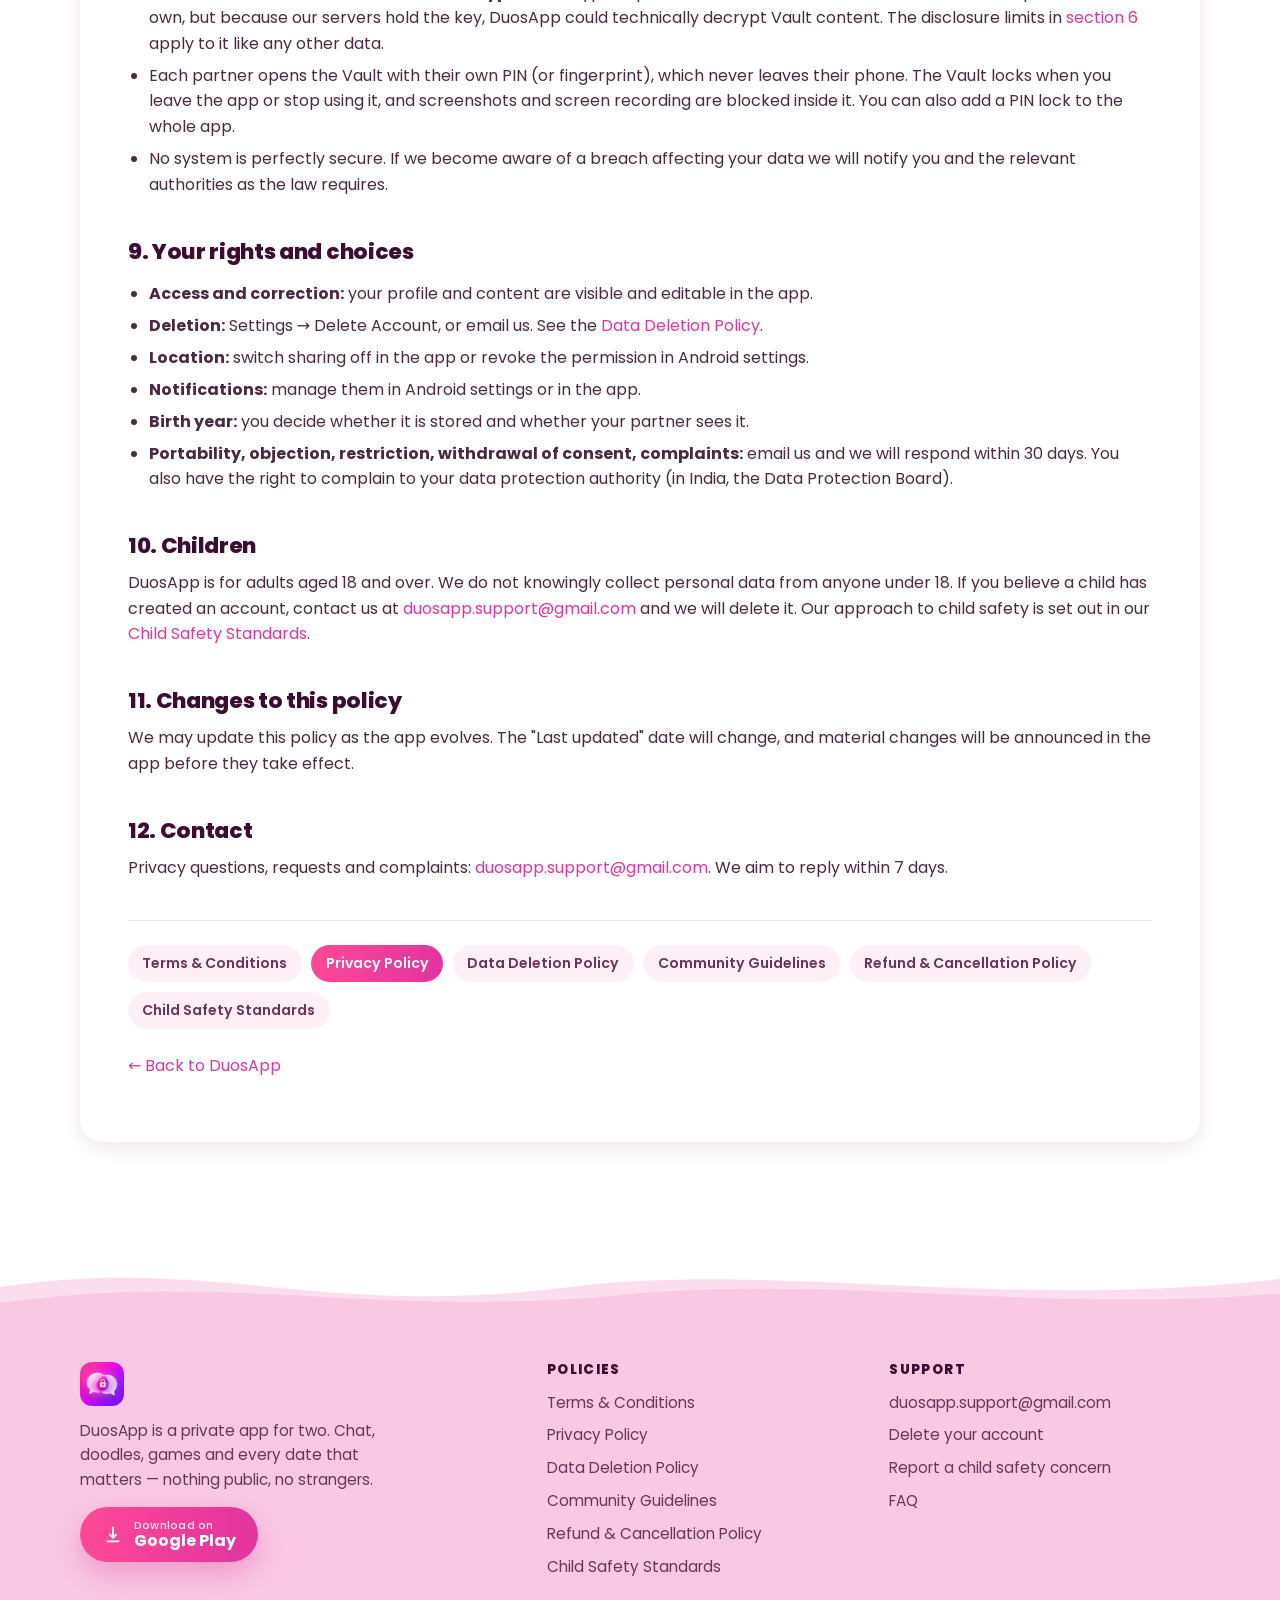
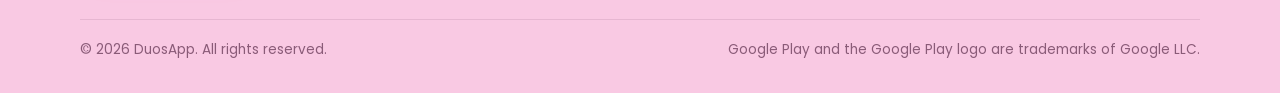
<file: privacy.html>
<!DOCTYPE html>
<html lang="en">
<head>
  <meta charset="utf-8">
  <meta name="viewport" content="width=device-width, initial-scale=1">
  <title>Privacy Policy — DuosApp</title>
  <meta name="description" content="How DuosApp collects, uses, stores and protects your data: Google sign-in, shared content, opt-in location sharing, Firebase service providers, retention, security and your rights.">
  <link rel="canonical" href="https://www.myduos.app/privacy.html">
  <meta name="theme-color" content="#FDF0F7">
  <meta property="og:type" content="website">
  <meta property="og:site_name" content="DuosApp">
  <meta property="og:title" content="Privacy Policy — DuosApp">
  <meta property="og:description" content="How DuosApp collects, uses, stores and protects your data: Google sign-in, shared content, opt-in location sharing, Firebase service providers, retention, security and your rights.">
  <meta property="og:url" content="https://www.myduos.app/privacy.html">
  <meta property="og:image" content="https://www.myduos.app/assets/img/og-image.png">
  <meta name="twitter:card" content="summary_large_image">
  <link rel="icon" type="image/png" sizes="64x64" href="assets/img/favicon.png">
  <link rel="apple-touch-icon" href="assets/img/apple-touch-icon.png">
  <link rel="stylesheet" href="assets/css/site.css">
</head>
<body>
<header class="site-header">
  <div class="container">
    <nav class="nav" aria-label="Main">
      <a class="brand" href="index.html"><img src="assets/img/logo-192.png" alt="" width="36" height="36">DuosApp</a>
      <ul class="nav-links"><li><a href="index.html#features">Features</a></li><li><a href="index.html#screens">Screens</a></li><li><a href="privacy.html" aria-current="page">Privacy</a></li><li><a href="index.html#support">Support</a></li>
        <li><a class="btn btn-primary" style="padding:.6rem 1.1rem;font-size:.9rem" href="https://play.google.com/store/apps/details?id=com.duosapp" rel="noopener" target="_blank">Get the app</a></li>
      </ul>
      <button class="nav-toggle" type="button" aria-expanded="false" aria-controls="drawer" aria-label="Open menu">
        <svg viewBox="0 0 24 24" aria-hidden="true"><path fill="currentColor" d="M3 6h18v2H3zm0 5h18v2H3zm0 5h18v2H3z"/></svg>
      </button>
    </nav>
    <div id="drawer" class="nav-drawer"><a href="index.html">Home</a><a href="index.html#features">Features</a><a href="index.html#screens">Screens</a><a href="index.html#support">Support</a><a href="terms.html">Terms & Conditions</a><a href="privacy.html">Privacy Policy</a><a href="delete-account.html">Data Deletion Policy</a><a href="community-guidelines.html">Community Guidelines</a><a href="refund-policy.html">Refund & Cancellation Policy</a><a href="child-safety.html">Child Safety Standards</a></div>
  </div>
</header>
<main class="policy">
  <div class="container">
    <nav class="breadcrumb" aria-label="Breadcrumb"><a href="index.html">Home</a> › Privacy Policy</nav>
    <article class="policy-card">
      <h1>Privacy Policy</h1>
      <p class="policy-meta">Last updated: 24 November 2026</p>
      <nav class="toc" aria-label="On this page"><strong>On this page</strong><ol><li><a href="#summary">1. The short version</a></li><li><a href="#collect">2. What we collect</a></li><li><a href="#why">3. Why we use it</a></li><li><a href="#location">4. Location sharing</a></li><li><a href="#partner">5. What your partner can see</a></li><li><a href="#providers">6. Service providers and transfers</a></li><li><a href="#retention">7. How long we keep data</a></li><li><a href="#security">8. Security</a></li><li><a href="#rights">9. Your rights and choices</a></li><li><a href="#children">10. Children</a></li><li><a href="#changes">11. Changes to this policy</a></li><li><a href="#contact">12. Contact</a></li></ol></nav>

<p>This Privacy Policy explains what information DuosApp collects, why, and the choices you have. It applies to the DuosApp Android app and this website. It is written to meet the requirements of India's Digital Personal Data Protection Act, 2023, the EU/UK GDPR where they apply, and Google Play's User Data policy.</p>

<h2 id="summary">1. The short version</h2>
<ul>
  <li>DuosApp is a private app for two people. There is no public profile, no feed and no discovery.</li>
  <li>We collect only what the app needs to work: your Google sign-in identity, the profile you create, the content you share with your partner, and — only if you turn it on — your location.</li>
  <li>We <strong>do not sell</strong> your data and <strong>do not use analytics or advertising trackers</strong>.</li>
  <li>Music Mood shares <em>links</em> to songs, never music files. A song opens in the music service's own app, and only your phone talks to that service to look up the song's name and cover.</li>
  <li>Your data is readable only by your account and your paired partner's account, enforced by server-side security rules.</li>
  <li>You can delete your account and data from inside the app at any time.</li>
</ul>

<h2 id="collect">2. What we collect</h2>
<table>
  <thead><tr><th>Category</th><th>What exactly</th><th>Where it comes from</th></tr></thead>
  <tbody>
    <tr><td><strong>Account</strong></td><td>Your Google account's email address, name and profile photo URL, and an internal user ID.</td><td>Google Sign-In, when you sign in.</td></tr>
    <tr><td><strong>Profile</strong></td><td>Display name, gender, profile photo, birthday (day and month; the year is optional and you choose whether your partner sees it), mood status.</td><td>You, in the app.</td></tr>
    <tr><td><strong>Pairing</strong></td><td>Your pairing code, who you are paired with, and the date you pair.</td><td>You and your partner.</td></tr>
    <tr><td><strong>Shared content</strong></td><td>Chat messages, photos, videos, voice notes, doodles, "moments" photos, diary entries, notes, to-dos, timeline milestones, special dates, daily-question answers and game answers.</td><td>You and your partner.</td></tr>
    <tr><td><strong>Music Mood</strong></td><td>Links to songs you share from supported music services (Spotify, YouTube, YouTube Music, Apple Music, JioSaavn, Gaana, Wynk Music, Amazon Music and SoundCloud); each song's title, artist, the service it is on and a link to its cover image; and any mood, message, category or note you add. We store links and text only — never music or audio files.</td><td>You and your partner. The title, artist and cover link can be filled in from the music service's public details for the link you paste (see <a href="#music">section 6</a>).</td></tr>
    <tr><td><strong>Secret Vault</strong></td><td>Photos, videos, notes and documents you add to the Vault (adding needs Premium). They are encrypted on your device before upload, so what we store is the encrypted content, plus each item's kind (photo, video, note or document), file type, size, who added it and when.</td><td>You and your partner.</td></tr>
    <tr><td><strong>Location</strong> (optional)</td><td>Precise latitude, longitude and accuracy, <em>only while you have location sharing switched on</em>. See <a href="#location">section 4</a>.</td><td>Your device, with your permission.</td></tr>
    <tr><td><strong>Device &amp; technical</strong></td><td>A push-notification token (Firebase Cloud Messaging), an app-integrity attestation (Firebase App Check / Play Integrity), presence status (online/offline), app version, and basic request logs kept by our infrastructure provider.</td><td>Your device and Google services.</td></tr>
    <tr><td><strong>Purchases</strong></td><td>Google Play purchase tokens and subscription status so we can unlock Premium for both partners. We never see your card or bank details — Google Play handles payment.</td><td>Google Play Billing.</td></tr>
    <tr><td><strong>Support</strong></td><td>Anything you send through Help &amp; Feedback in the app or by email.</td><td>You.</td></tr>
  </tbody>
</table>
<p>We do <strong>not</strong> collect your contacts, your SMS, your call logs, your browsing history, or any data from other apps.</p>

<h2 id="why">3. Why we use it</h2>
<ul>
  <li><strong>To run the app</strong> — deliver your messages and content to your partner, keep you signed in, send notifications, and sync across your devices.</li>
  <li><strong>To keep it private and safe</strong> — verify that requests come from a genuine copy of DuosApp (App Check), enforce that only the two paired accounts can read a chat, and investigate reports of abuse.</li>
  <li><strong>To provide Premium</strong> — verify purchases with Google Play and apply Premium to both partners.</li>
  <li><strong>To support you</strong> — respond to feedback and bug reports.</li>
  <li><strong>To meet legal obligations</strong> — including responding to lawful requests and our <a href="child-safety.html">Child Safety Standards</a>.</li>
</ul>
<p>Under the GDPR, our legal bases are performance of our contract with you (Terms), our legitimate interests in keeping the service secure, your consent (for location and notifications, which you can withdraw), and compliance with legal obligations. Under the DPDP Act, we process your data for the specified purposes above with your consent or for legitimate uses permitted by the Act.</p>

<h2 id="location">4. Location sharing</h2>
<ul>
  <li>Location sharing is <strong>off by default</strong>. You enable it from the Map tab, and Android asks you for permission at that point.</li>
  <li>While it is on, DuosApp runs a foreground service (you'll see a persistent notification) and sends your precise location to our servers at intervals, where only your paired partner can read it.</li>
  <li>We do not collect location in the background when sharing is off, and we never request "always-on" background location permission.</li>
  <li>When you stop sharing — or the sharing session ends — your location record is <strong>deleted from our servers</strong>. We keep no history of where you have been.</li>
  <li>You can revoke the location permission at any time in Android settings.</li>
</ul>

<h2 id="partner">5. What your partner can see</h2>
<p>Because DuosApp is a shared space, your partner can see the content you add to shared areas, your display name, photo, mood, birthday (day and month — and the year only if you choose to share it), and your location while you are sharing it.</p>
<p>In <strong>Music Mood</strong>, your partner sees each song you share with your mood and message, and the songs either of you add to Our Songs. When you share a song, their phone also gets a notification showing the song's title, your mood and your message.</p>
<p>The <strong>Secret Vault is shared too</strong>: you have one vault as a couple, either of you can view, add and delete anything in it, and the app shows who added each item. Your Vault PIN is not shared — each of you sets your own, and it never leaves your phone.</p>
<p>Your partner cannot see your Google account password, your Vault PIN, your device information or your purchase details.</p>

<h2 id="providers">6. Service providers and transfers</h2>
<p>DuosApp is built on Google's Firebase platform. These providers process data on our behalf under their own security and privacy commitments:</p>
<ul>
  <li><strong>Firebase Authentication</strong> (sign-in), <strong>Cloud Firestore</strong> and <strong>Realtime Database</strong> (app data and presence), <strong>Cloud Storage for Firebase</strong> (photos, videos, voice notes, doodles, vault files), <strong>Cloud Functions</strong> (notifications, purchase verification, account deletion, Secret Vault keys and retention), <strong>Firebase Cloud Messaging</strong> (notifications), <strong>Firebase App Check</strong> with Play Integrity (abuse prevention) and <strong>Firebase Remote Config</strong> (minimum-version checks).</li>
  <li><strong>Google Play Billing</strong> for purchases.</li>
</ul>
<p>Data is stored on Google Cloud infrastructure, which may be located outside your country, including outside India and the European Economic Area. Google maintains standard contractual safeguards for such transfers. We do not share your personal data with advertisers, data brokers or any other third party, and we only disclose it where the law requires or to protect someone's safety. The music-service requests described below are made by your own phone, only when you use Music Mood.</p>
<h3 id="music">Music services (Music Mood)</h3>
<ul>
  <li>When you paste a song link, your phone asks that music service for the song's public details — its title, artist and cover image — using the service's public link-preview or lookup tools (for example Spotify's and YouTube's oEmbed, or Apple's iTunes lookup). The request goes straight from your phone to the music service, which receives the link and your device's IP address, just as when you open a link in a browser. Your partner's phone does not make this request; it reads the details from our servers.</li>
  <li>Cover images are loaded from the music service's own servers when a song is shown, so that service can see those requests too.</li>
  <li>Opening a song takes you to the music service's app or website, where its own terms and privacy policy apply.</li>
  <li>DuosApp does not play, stream, download or store music, and receives no account details, playlists or listening history from any music service.</li>
</ul>

<h2 id="retention">7. How long we keep data</h2>
<ul>
  <li><strong>Account and shared content:</strong> for as long as your account exists.</li>
  <li><strong>Location:</strong> only while sharing is on; deleted when it stops.</li>
  <li><strong>Deleted messages:</strong> "Delete for me" hides a message for you; "Delete for everyone" removes the content for both partners and leaves a placeholder.</li>
  <li><strong>After account deletion:</strong> your account, profile, location, mood and sign-in link are deleted at once. Content you shared with your partner (chat, doodles, diary and the rest of the shared space) stays available to them while they keep their account, with you shown as "Deleted Account", and is deleted when they delete theirs — the <a href="delete-account.html">Data Deletion Policy</a> sets this out in full. Residual copies in backups are removed within 30 days. We may retain minimal purchase records as required for tax and fraud prevention.</li>
  <li><strong>Music Mood:</strong> a song you share stays in your shared history until you remove it; songs in Our Songs stay until either of you removes them. When you delete your account your current mood song is removed, and the songs you shared stay with your partner like the rest of the shared space.</li>
  <li><strong>Secret Vault:</strong> items stay until one of you deletes them. If you <strong>unpair</strong>, shared access ends immediately; for the next <strong>30 days</strong> each of you can still open, save and delete only the items you added yourself, and pairing with each other again within that time restores the whole vault. After 30 days the vault — its files, notes and its encryption key — is permanently deleted. If you <strong>delete your account</strong>, the Vault items you added are deleted immediately, and your partner has the same 30 days to save their own items before the vault is deleted. Nothing in the Vault is ever deleted to make room for new content.</li>
  <li><strong>On your phone:</strong> doodles, photos and song cover images you have opened are kept on the device so they still open without a connection, and the titles and dates of your special dates are kept locally so reminders work offline. Vault items you add or open are kept on the phone only in encrypted form, and are left out of device backups; any decrypted copy made to show you a video or document is deleted as soon as the Vault locks. These copies never leave the phone; clear them any time from Settings → Storage, and they are removed when you uninstall the app.</li>
  <li><strong>Support emails:</strong> up to 12 months.</li>
</ul>

<h2 id="security">8. Security</h2>
<ul>
  <li>All data travels over TLS (HTTPS) between the app and our servers.</li>
  <li>Access is enforced by server-side security rules: every chat, photo and record is readable only by the two accounts in that pairing.</li>
  <li>Every request carries a Play Integrity attestation (Firebase App Check), so our servers can tell a genuine, Play-installed copy of DuosApp from anything else and reject what isn't.</li>
  <li>Secret Vault content — files, notes, titles and previews — is encrypted on your device with AES-256 (GCM) before it is uploaded. Each couple's encryption key is generated and stored on our servers and is released only to the two paired accounts, from a genuine copy of the app.</li>
  <li><strong>The Secret Vault is not end-to-end encrypted.</strong> Encryption protects the Vault if the stored files were ever exposed on their own, but because our servers hold the key, DuosApp could technically decrypt Vault content. The disclosure limits in <a href="#providers">section 6</a> apply to it like any other data.</li>
  <li>Each partner opens the Vault with their own PIN (or fingerprint), which never leaves their phone. The Vault locks when you leave the app or stop using it, and screenshots and screen recording are blocked inside it. You can also add a PIN lock to the whole app.</li>
  <li>No system is perfectly secure. If we become aware of a breach affecting your data we will notify you and the relevant authorities as the law requires.</li>
</ul>

<h2 id="rights">9. Your rights and choices</h2>
<ul>
  <li><strong>Access and correction:</strong> your profile and content are visible and editable in the app.</li>
  <li><strong>Deletion:</strong> Settings → Delete Account, or email us. See the <a href="delete-account.html">Data Deletion Policy</a>.</li>
  <li><strong>Location:</strong> switch sharing off in the app or revoke the permission in Android settings.</li>
  <li><strong>Notifications:</strong> manage them in Android settings or in the app.</li>
  <li><strong>Birth year:</strong> you decide whether it is stored and whether your partner sees it.</li>
  <li><strong>Portability, objection, restriction, withdrawal of consent, complaints:</strong> email us and we will respond within 30 days. You also have the right to complain to your data protection authority (in India, the Data Protection Board).</li>
</ul>

<h2 id="children">10. Children</h2>
<p>DuosApp is for adults aged 18 and over. We do not knowingly collect personal data from anyone under 18. If you believe a child has created an account, contact us at <a href="mailto:duosapp.support@gmail.com">duosapp.support@gmail.com</a> and we will delete it. Our approach to child safety is set out in our <a href="child-safety.html">Child Safety Standards</a>.</p>

<h2 id="changes">11. Changes to this policy</h2>
<p>We may update this policy as the app evolves. The "Last updated" date will change, and material changes will be announced in the app before they take effect.</p>

<h2 id="contact">12. Contact</h2>
<p>Privacy questions, requests and complaints: <a href="mailto:duosapp.support@gmail.com">duosapp.support@gmail.com</a>. We aim to reply within 7 days.</p>

      <nav class="policy-nav" aria-label="All policies"><a href="terms.html">Terms & Conditions</a><a href="privacy.html" aria-current="page">Privacy Policy</a><a href="delete-account.html">Data Deletion Policy</a><a href="community-guidelines.html">Community Guidelines</a><a href="refund-policy.html">Refund & Cancellation Policy</a><a href="child-safety.html">Child Safety Standards</a></nav>
      <p style="margin-top:1.5rem"><a href="index.html">← Back to DuosApp</a></p>
    </article>
  </div>
</main>
<footer class="site-footer" id="support">
  <svg class="wave" viewBox="0 0 1440 80" preserveAspectRatio="none" aria-hidden="true">
    <path d="M0,40 C240,0 360,80 640,40 C880,8 1120,70 1440,30 L1440,80 L0,80 Z" fill="#F7B7D9" opacity=".45"/>
    <path d="M0,60 C260,20 420,80 700,50 C940,24 1180,74 1440,48 L1440,80 L0,80 Z" fill="#F9C9E3"/>
  </svg>
  <div class="container">
    <div class="footer-grid">
      <div class="footer-brand">
        <img src="assets/img/logo-192.png" alt="DuosApp logo" width="44" height="44">
        <p>DuosApp is a private app for two. Chat, doodles, games and every date that matters — nothing public, no strangers.</p>
        <a class="btn btn-primary btn-store" href="https://play.google.com/store/apps/details?id=com.duosapp" rel="noopener" target="_blank"><svg viewBox="0 0 24 24" aria-hidden="true"><path fill="currentColor" d="M12 16a1 1 0 0 1-.7-.3l-4-4 1.4-1.4L11 12.6V3h2v9.6l2.3-2.3 1.4 1.4-4 4a1 1 0 0 1-.7.3Zm-7 2h14v2H5z"/></svg><span class="store-text"><small>Download on</small>Google Play</span></a>
      </div>
      <div class="footer-col">
        <h4>Policies</h4>
        <ul><li><a href="terms.html">Terms & Conditions</a></li><li><a href="privacy.html">Privacy Policy</a></li><li><a href="delete-account.html">Data Deletion Policy</a></li><li><a href="community-guidelines.html">Community Guidelines</a></li><li><a href="refund-policy.html">Refund & Cancellation Policy</a></li><li><a href="child-safety.html">Child Safety Standards</a></li></ul>
      </div>
      <div class="footer-col">
        <h4>Support</h4>
        <ul>
          <li><a href="mailto:duosapp.support@gmail.com">duosapp.support@gmail.com</a></li>
          <li><a href="delete-account.html">Delete your account</a></li>
          <li><a href="child-safety.html#report">Report a child safety concern</a></li>
          <li><a href="index.html#faq">FAQ</a></li>
        </ul>
      </div>
    </div>
    <div class="footer-bottom">
      <span>© 2026 DuosApp. All rights reserved.</span>
      <span>Google Play and the Google Play logo are trademarks of Google LLC.</span>
    </div>
  </div>
</footer>
<script>
  (function () {
    var t = document.querySelector('.nav-toggle'), d = document.getElementById('drawer');
    if (!t || !d) return;
    t.addEventListener('click', function () {
      var open = d.classList.toggle('open');
      t.setAttribute('aria-expanded', open ? 'true' : 'false');
      t.setAttribute('aria-label', open ? 'Close menu' : 'Open menu');
    });
  })();
</script>
</body>
</html>
</file>
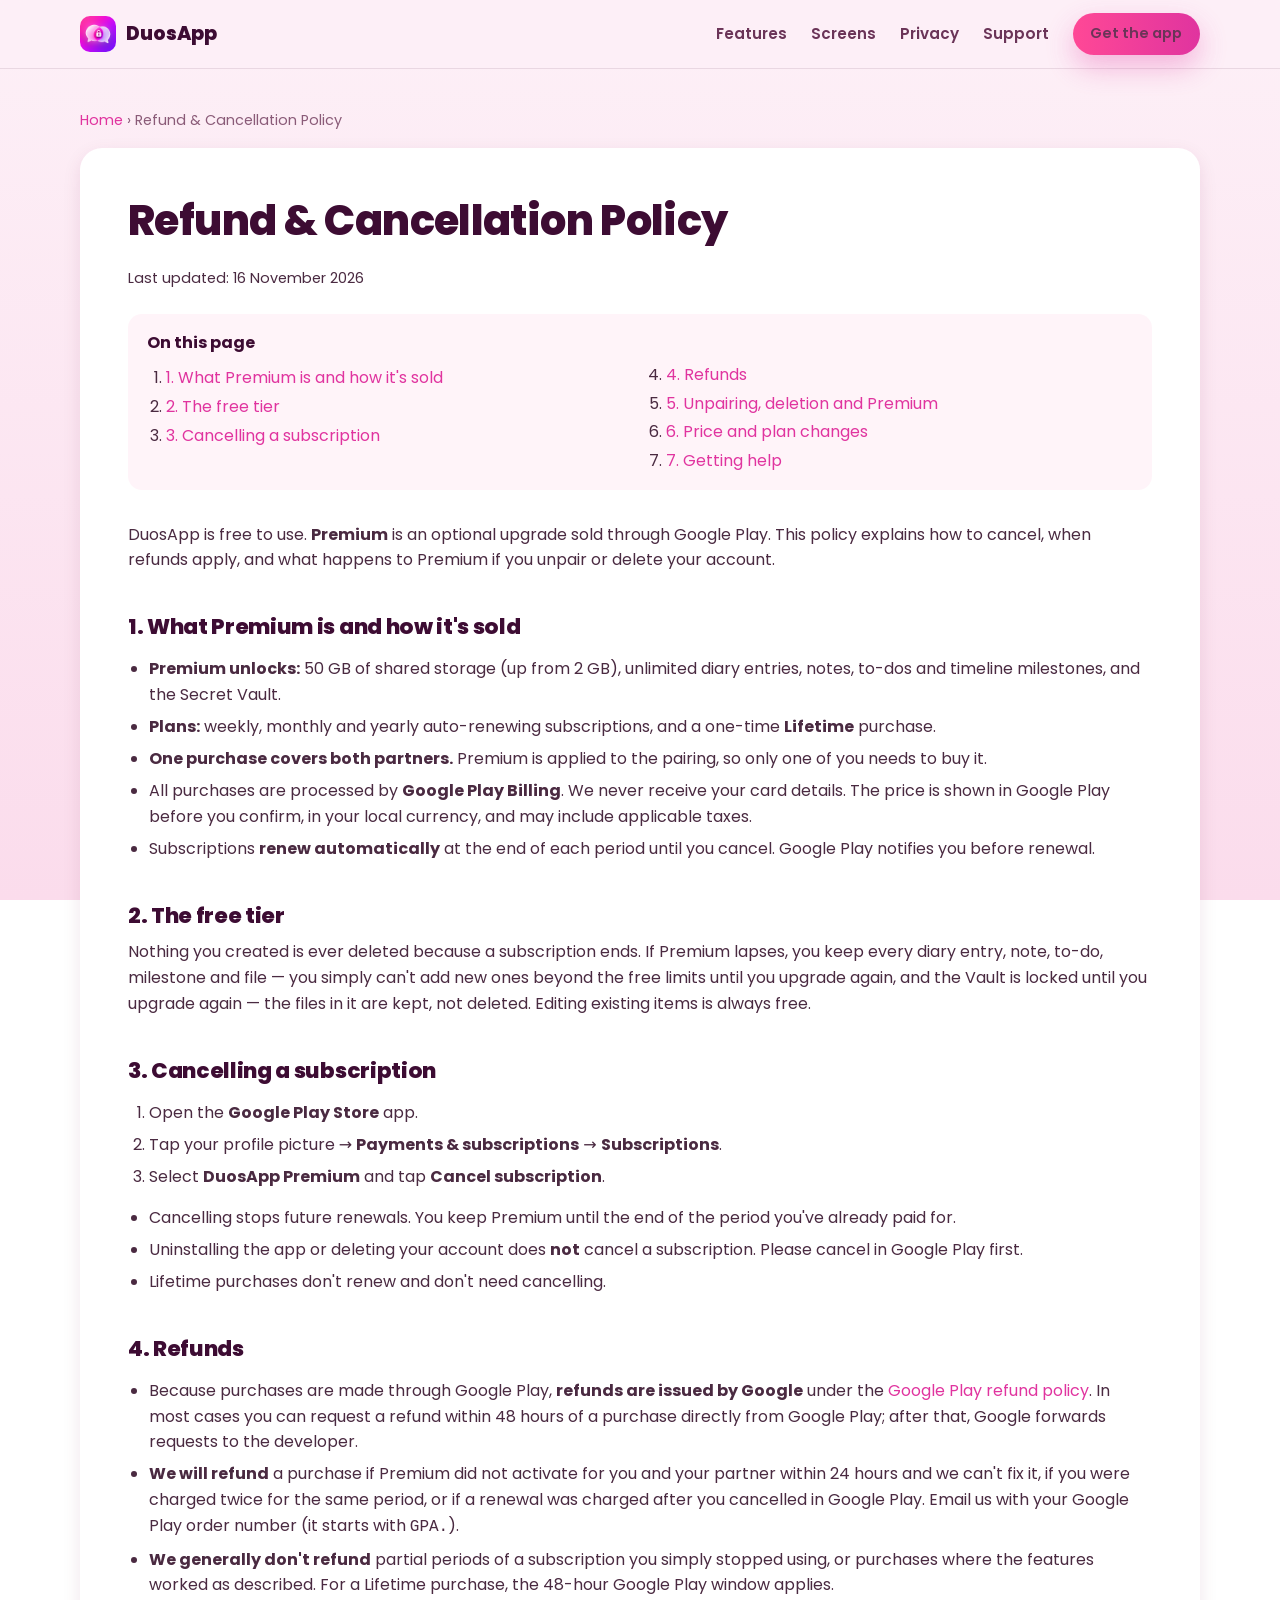
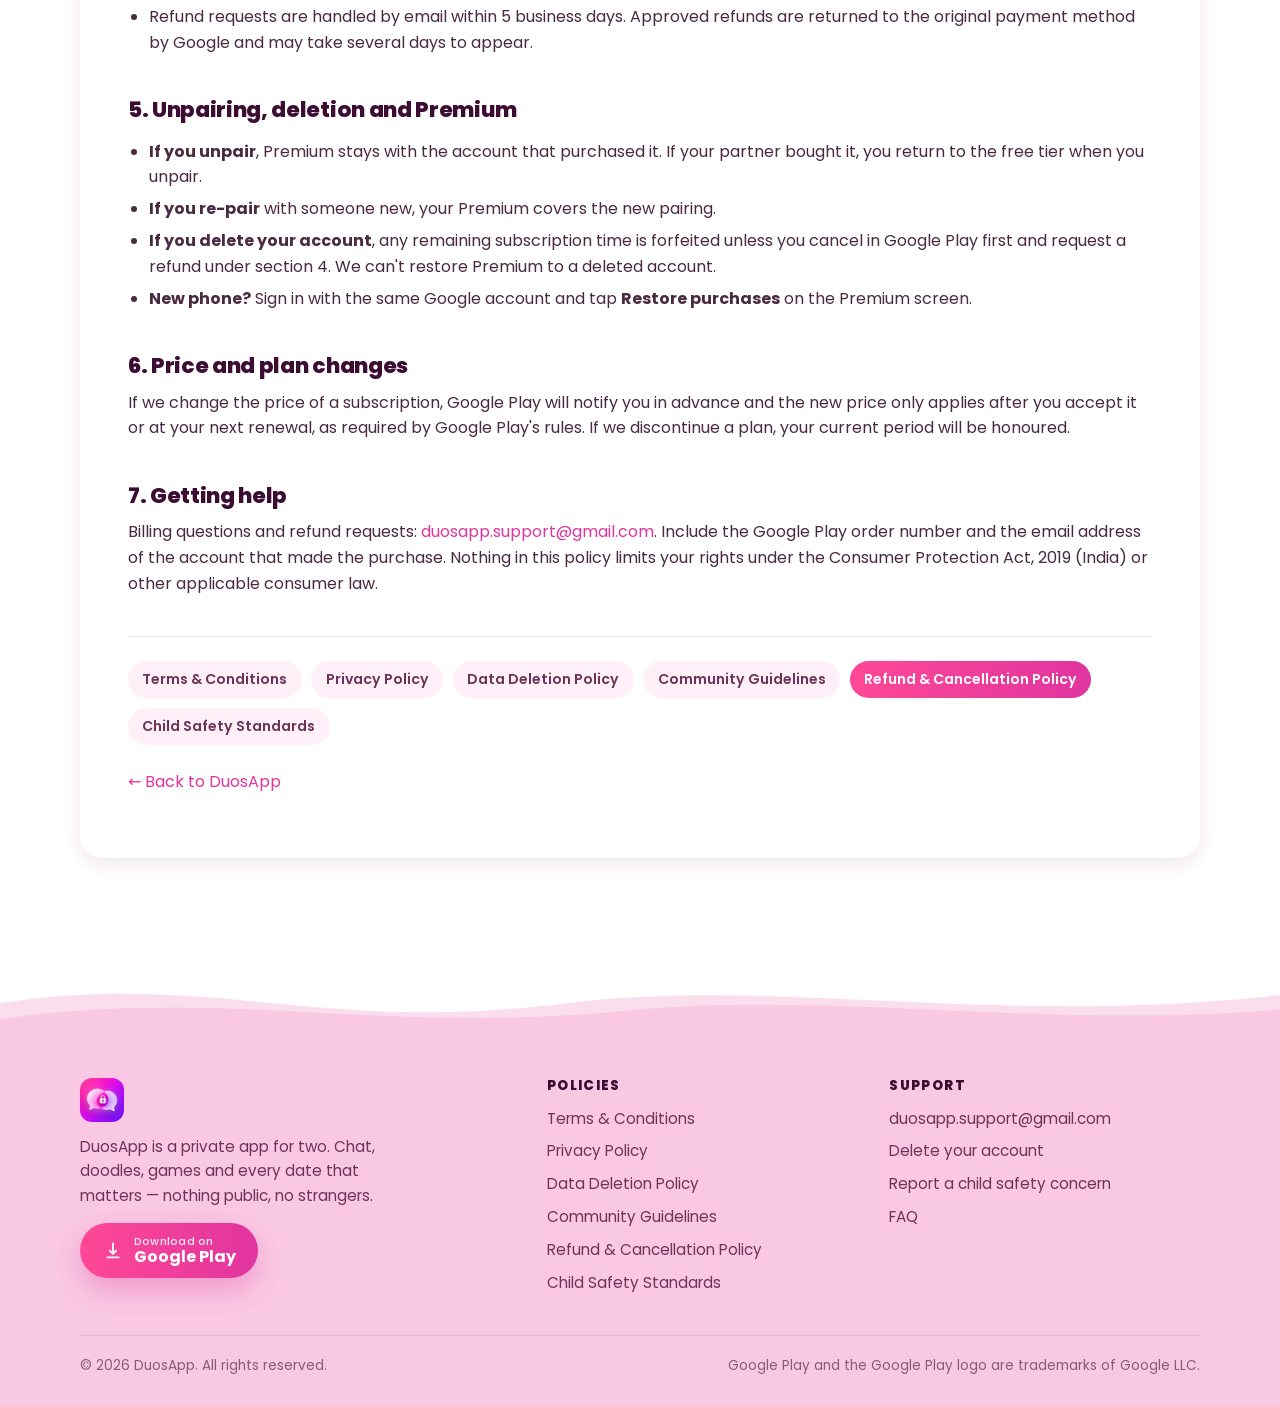
<file: refund-policy.html>
<!DOCTYPE html>
<html lang="en">
<head>
  <meta charset="utf-8">
  <meta name="viewport" content="width=device-width, initial-scale=1">
  <title>Refund & Cancellation Policy — DuosApp</title>
  <meta name="description" content="How DuosApp Premium subscriptions work, how to cancel in Google Play, when refunds apply, and what happens to Premium if you unpair or delete your account.">
  <link rel="canonical" href="https://www.myduos.app/refund-policy.html">
  <meta name="theme-color" content="#FDF0F7">
  <meta property="og:type" content="website">
  <meta property="og:site_name" content="DuosApp">
  <meta property="og:title" content="Refund & Cancellation Policy — DuosApp">
  <meta property="og:description" content="How DuosApp Premium subscriptions work, how to cancel in Google Play, when refunds apply, and what happens to Premium if you unpair or delete your account.">
  <meta property="og:url" content="https://www.myduos.app/refund-policy.html">
  <meta property="og:image" content="https://www.myduos.app/assets/img/og-image.png">
  <meta name="twitter:card" content="summary_large_image">
  <link rel="icon" type="image/png" sizes="64x64" href="assets/img/favicon.png">
  <link rel="apple-touch-icon" href="assets/img/apple-touch-icon.png">
  <link rel="stylesheet" href="assets/css/site.css">
</head>
<body>
<header class="site-header">
  <div class="container">
    <nav class="nav" aria-label="Main">
      <a class="brand" href="index.html"><img src="assets/img/logo-192.png" alt="" width="36" height="36">DuosApp</a>
      <ul class="nav-links"><li><a href="index.html#features">Features</a></li><li><a href="index.html#screens">Screens</a></li><li><a href="privacy.html">Privacy</a></li><li><a href="index.html#support">Support</a></li>
        <li><a class="btn btn-primary" style="padding:.6rem 1.1rem;font-size:.9rem" href="https://play.google.com/store/apps/details?id=com.duosapp" rel="noopener" target="_blank">Get the app</a></li>
      </ul>
      <button class="nav-toggle" type="button" aria-expanded="false" aria-controls="drawer" aria-label="Open menu">
        <svg viewBox="0 0 24 24" aria-hidden="true"><path fill="currentColor" d="M3 6h18v2H3zm0 5h18v2H3zm0 5h18v2H3z"/></svg>
      </button>
    </nav>
    <div id="drawer" class="nav-drawer"><a href="index.html">Home</a><a href="index.html#features">Features</a><a href="index.html#screens">Screens</a><a href="index.html#support">Support</a><a href="terms.html">Terms & Conditions</a><a href="privacy.html">Privacy Policy</a><a href="delete-account.html">Data Deletion Policy</a><a href="community-guidelines.html">Community Guidelines</a><a href="refund-policy.html">Refund & Cancellation Policy</a><a href="child-safety.html">Child Safety Standards</a></div>
  </div>
</header>
<main class="policy">
  <div class="container">
    <nav class="breadcrumb" aria-label="Breadcrumb"><a href="index.html">Home</a> › Refund & Cancellation Policy</nav>
    <article class="policy-card">
      <h1>Refund & Cancellation Policy</h1>
      <p class="policy-meta">Last updated: 16 November 2026</p>
      <nav class="toc" aria-label="On this page"><strong>On this page</strong><ol><li><a href="#plans">1. What Premium is and how it's sold</a></li><li><a href="#free">2. The free tier</a></li><li><a href="#cancel">3. Cancelling a subscription</a></li><li><a href="#refunds">4. Refunds</a></li><li><a href="#unpair">5. Unpairing, deletion and Premium</a></li><li><a href="#changes">6. Price and plan changes</a></li><li><a href="#help">7. Getting help</a></li></ol></nav>

<p>DuosApp is free to use. <strong>Premium</strong> is an optional upgrade sold through Google Play. This policy explains how to cancel, when refunds apply, and what happens to Premium if you unpair or delete your account.</p>

<h2 id="plans">1. What Premium is and how it's sold</h2>
<ul>
  <li><strong>Premium unlocks:</strong> 50 GB of shared storage (up from 2 GB), unlimited diary entries, notes, to-dos and timeline milestones, and the Secret Vault.</li>
  <li><strong>Plans:</strong> weekly, monthly and yearly auto-renewing subscriptions, and a one-time <strong>Lifetime</strong> purchase.</li>
  <li><strong>One purchase covers both partners.</strong> Premium is applied to the pairing, so only one of you needs to buy it.</li>
  <li>All purchases are processed by <strong>Google Play Billing</strong>. We never receive your card details. The price is shown in Google Play before you confirm, in your local currency, and may include applicable taxes.</li>
  <li>Subscriptions <strong>renew automatically</strong> at the end of each period until you cancel. Google Play notifies you before renewal.</li>
</ul>

<h2 id="free">2. The free tier</h2>
<p>Nothing you created is ever deleted because a subscription ends. If Premium lapses, you keep every diary entry, note, to-do, milestone and file — you simply can't add new ones beyond the free limits until you upgrade again, and the Vault is locked until you upgrade again — the files in it are kept, not deleted. Editing existing items is always free.</p>

<h2 id="cancel">3. Cancelling a subscription</h2>
<ol>
  <li>Open the <strong>Google Play Store</strong> app.</li>
  <li>Tap your profile picture → <strong>Payments &amp; subscriptions</strong> → <strong>Subscriptions</strong>.</li>
  <li>Select <strong>DuosApp Premium</strong> and tap <strong>Cancel subscription</strong>.</li>
</ol>
<ul>
  <li>Cancelling stops future renewals. You keep Premium until the end of the period you've already paid for.</li>
  <li>Uninstalling the app or deleting your account does <strong>not</strong> cancel a subscription. Please cancel in Google Play first.</li>
  <li>Lifetime purchases don't renew and don't need cancelling.</li>
</ul>

<h2 id="refunds">4. Refunds</h2>
<ul>
  <li>Because purchases are made through Google Play, <strong>refunds are issued by Google</strong> under the <a href="https://support.google.com/googleplay/answer/2479637" rel="noopener" target="_blank">Google Play refund policy</a>. In most cases you can request a refund within 48 hours of a purchase directly from Google Play; after that, Google forwards requests to the developer.</li>
  <li><strong>We will refund</strong> a purchase if Premium did not activate for you and your partner within 24 hours and we can't fix it, if you were charged twice for the same period, or if a renewal was charged after you cancelled in Google Play. Email us with your Google Play order number (it starts with <code>GPA.</code>).</li>
  <li><strong>We generally don't refund</strong> partial periods of a subscription you simply stopped using, or purchases where the features worked as described. For a Lifetime purchase, the 48-hour Google Play window applies.</li>
  <li>Refund requests are handled by email within 5 business days. Approved refunds are returned to the original payment method by Google and may take several days to appear.</li>
</ul>

<h2 id="unpair">5. Unpairing, deletion and Premium</h2>
<ul>
  <li><strong>If you unpair</strong>, Premium stays with the account that purchased it. If your partner bought it, you return to the free tier when you unpair.</li>
  <li><strong>If you re-pair</strong> with someone new, your Premium covers the new pairing.</li>
  <li><strong>If you delete your account</strong>, any remaining subscription time is forfeited unless you cancel in Google Play first and request a refund under section 4. We can't restore Premium to a deleted account.</li>
  <li><strong>New phone?</strong> Sign in with the same Google account and tap <strong>Restore purchases</strong> on the Premium screen.</li>
</ul>

<h2 id="changes">6. Price and plan changes</h2>
<p>If we change the price of a subscription, Google Play will notify you in advance and the new price only applies after you accept it or at your next renewal, as required by Google Play's rules. If we discontinue a plan, your current period will be honoured.</p>

<h2 id="help">7. Getting help</h2>
<p>Billing questions and refund requests: <a href="mailto:duosapp.support@gmail.com?subject=DuosApp%20Premium%20billing">duosapp.support@gmail.com</a>. Include the Google Play order number and the email address of the account that made the purchase. Nothing in this policy limits your rights under the Consumer Protection Act, 2019 (India) or other applicable consumer law.</p>

      <nav class="policy-nav" aria-label="All policies"><a href="terms.html">Terms & Conditions</a><a href="privacy.html">Privacy Policy</a><a href="delete-account.html">Data Deletion Policy</a><a href="community-guidelines.html">Community Guidelines</a><a href="refund-policy.html" aria-current="page">Refund & Cancellation Policy</a><a href="child-safety.html">Child Safety Standards</a></nav>
      <p style="margin-top:1.5rem"><a href="index.html">← Back to DuosApp</a></p>
    </article>
  </div>
</main>
<footer class="site-footer" id="support">
  <svg class="wave" viewBox="0 0 1440 80" preserveAspectRatio="none" aria-hidden="true">
    <path d="M0,40 C240,0 360,80 640,40 C880,8 1120,70 1440,30 L1440,80 L0,80 Z" fill="#F7B7D9" opacity=".45"/>
    <path d="M0,60 C260,20 420,80 700,50 C940,24 1180,74 1440,48 L1440,80 L0,80 Z" fill="#F9C9E3"/>
  </svg>
  <div class="container">
    <div class="footer-grid">
      <div class="footer-brand">
        <img src="assets/img/logo-192.png" alt="DuosApp logo" width="44" height="44">
        <p>DuosApp is a private app for two. Chat, doodles, games and every date that matters — nothing public, no strangers.</p>
        <a class="btn btn-primary btn-store" href="https://play.google.com/store/apps/details?id=com.duosapp" rel="noopener" target="_blank"><svg viewBox="0 0 24 24" aria-hidden="true"><path fill="currentColor" d="M12 16a1 1 0 0 1-.7-.3l-4-4 1.4-1.4L11 12.6V3h2v9.6l2.3-2.3 1.4 1.4-4 4a1 1 0 0 1-.7.3Zm-7 2h14v2H5z"/></svg><span class="store-text"><small>Download on</small>Google Play</span></a>
      </div>
      <div class="footer-col">
        <h4>Policies</h4>
        <ul><li><a href="terms.html">Terms & Conditions</a></li><li><a href="privacy.html">Privacy Policy</a></li><li><a href="delete-account.html">Data Deletion Policy</a></li><li><a href="community-guidelines.html">Community Guidelines</a></li><li><a href="refund-policy.html">Refund & Cancellation Policy</a></li><li><a href="child-safety.html">Child Safety Standards</a></li></ul>
      </div>
      <div class="footer-col">
        <h4>Support</h4>
        <ul>
          <li><a href="mailto:duosapp.support@gmail.com">duosapp.support@gmail.com</a></li>
          <li><a href="delete-account.html">Delete your account</a></li>
          <li><a href="child-safety.html#report">Report a child safety concern</a></li>
          <li><a href="index.html#faq">FAQ</a></li>
        </ul>
      </div>
    </div>
    <div class="footer-bottom">
      <span>© 2026 DuosApp. All rights reserved.</span>
      <span>Google Play and the Google Play logo are trademarks of Google LLC.</span>
    </div>
  </div>
</footer>
<script>
  (function () {
    var t = document.querySelector('.nav-toggle'), d = document.getElementById('drawer');
    if (!t || !d) return;
    t.addEventListener('click', function () {
      var open = d.classList.toggle('open');
      t.setAttribute('aria-expanded', open ? 'true' : 'false');
      t.setAttribute('aria-label', open ? 'Close menu' : 'Open menu');
    });
  })();
</script>
</body>
</html>
</file>
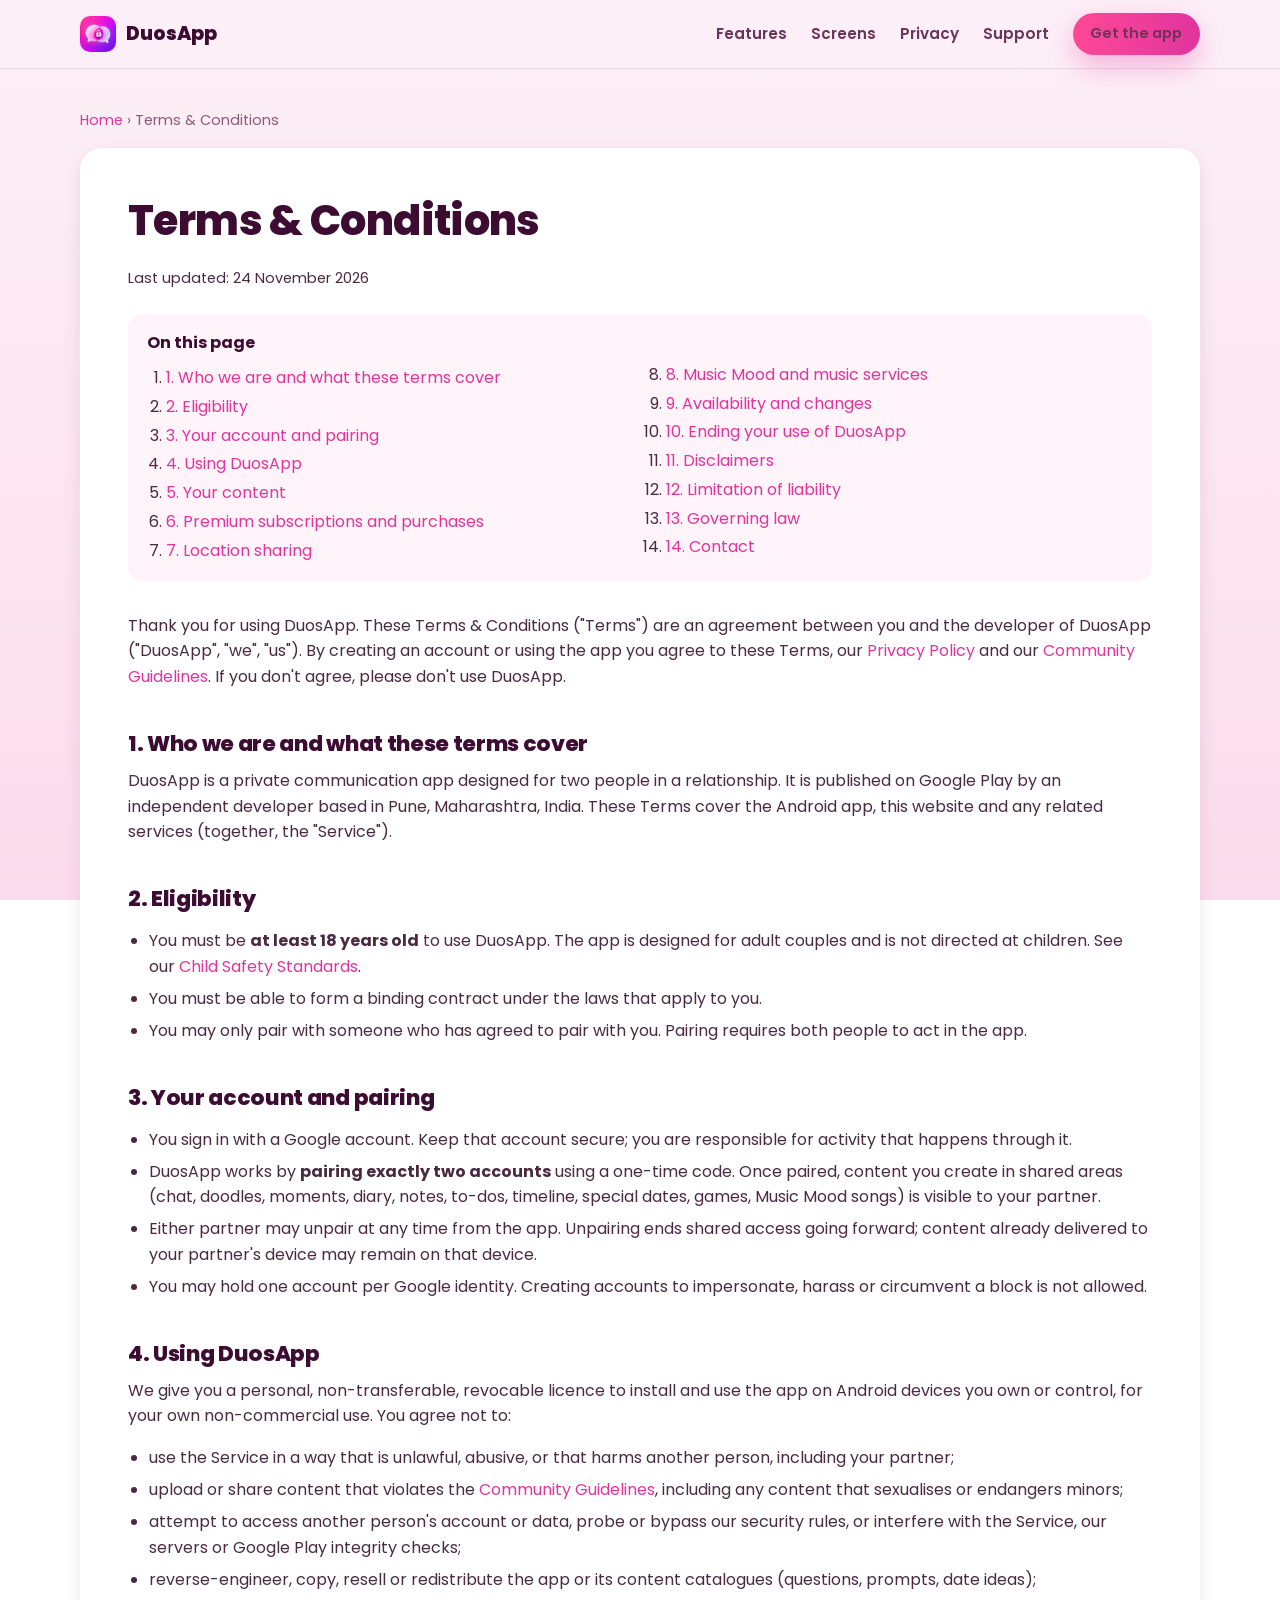
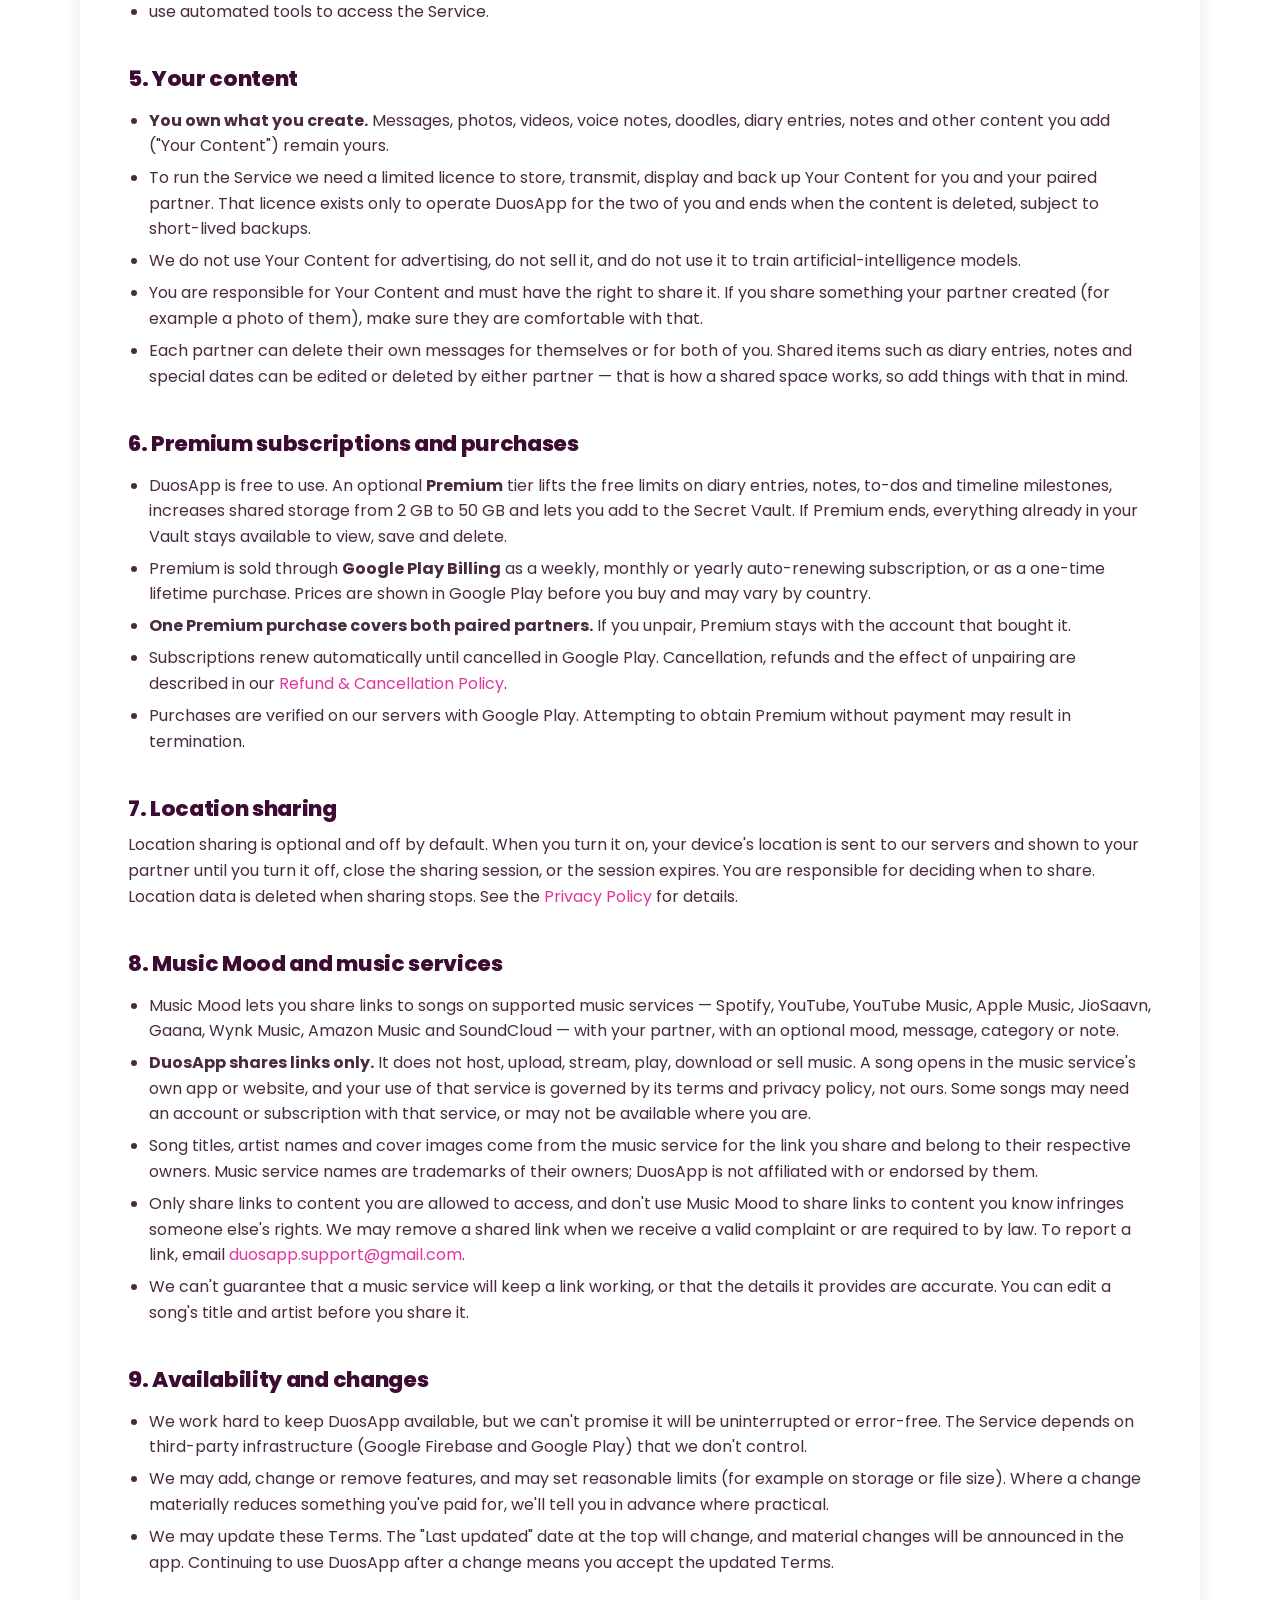
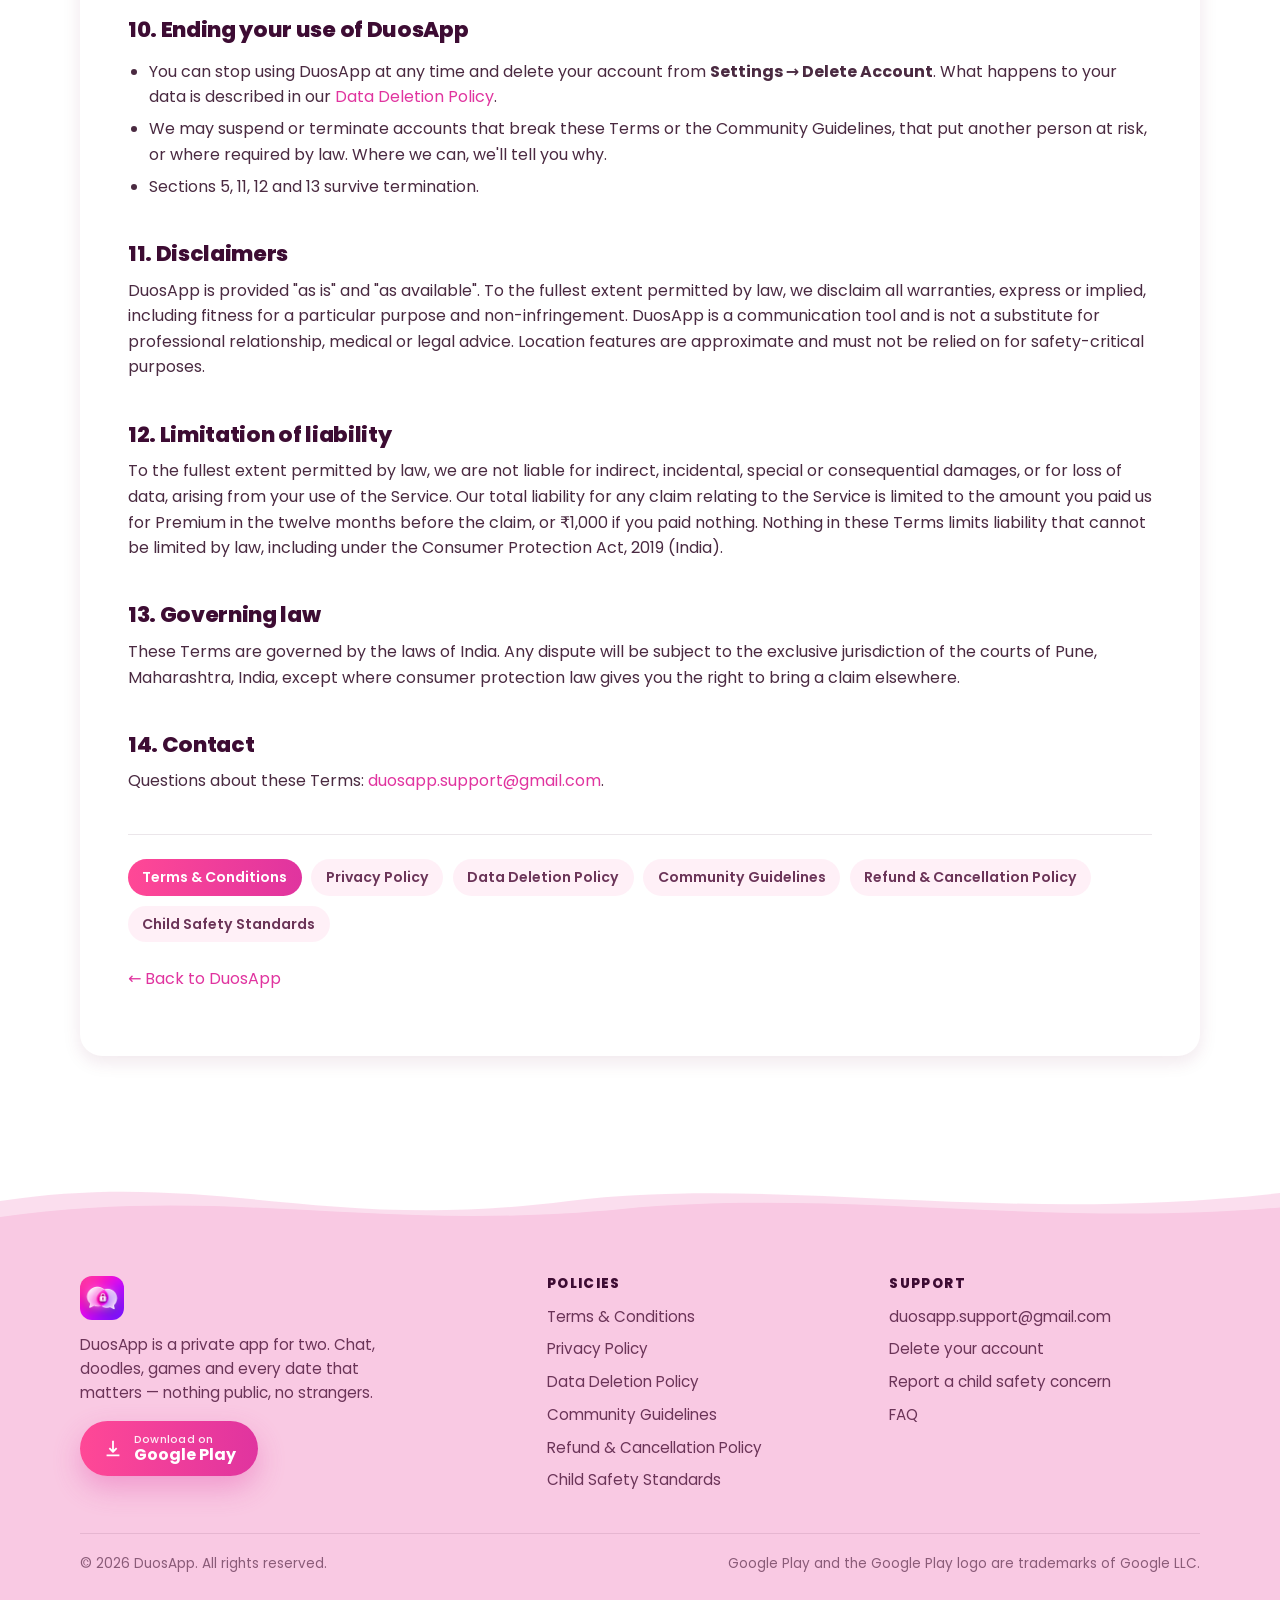
<file: terms.html>
<!DOCTYPE html>
<html lang="en">
<head>
  <meta charset="utf-8">
  <meta name="viewport" content="width=device-width, initial-scale=1">
  <title>Terms & Conditions — DuosApp</title>
  <meta name="description" content="The terms that govern your use of DuosApp, the private couples app: eligibility, pairing, your content, Premium subscriptions, location sharing and more.">
  <link rel="canonical" href="https://www.myduos.app/terms.html">
  <meta name="theme-color" content="#FDF0F7">
  <meta property="og:type" content="website">
  <meta property="og:site_name" content="DuosApp">
  <meta property="og:title" content="Terms & Conditions — DuosApp">
  <meta property="og:description" content="The terms that govern your use of DuosApp, the private couples app: eligibility, pairing, your content, Premium subscriptions, location sharing and more.">
  <meta property="og:url" content="https://www.myduos.app/terms.html">
  <meta property="og:image" content="https://www.myduos.app/assets/img/og-image.png">
  <meta name="twitter:card" content="summary_large_image">
  <link rel="icon" type="image/png" sizes="64x64" href="assets/img/favicon.png">
  <link rel="apple-touch-icon" href="assets/img/apple-touch-icon.png">
  <link rel="stylesheet" href="assets/css/site.css">
</head>
<body>
<header class="site-header">
  <div class="container">
    <nav class="nav" aria-label="Main">
      <a class="brand" href="index.html"><img src="assets/img/logo-192.png" alt="" width="36" height="36">DuosApp</a>
      <ul class="nav-links"><li><a href="index.html#features">Features</a></li><li><a href="index.html#screens">Screens</a></li><li><a href="privacy.html">Privacy</a></li><li><a href="index.html#support">Support</a></li>
        <li><a class="btn btn-primary" style="padding:.6rem 1.1rem;font-size:.9rem" href="https://play.google.com/store/apps/details?id=com.duosapp" rel="noopener" target="_blank">Get the app</a></li>
      </ul>
      <button class="nav-toggle" type="button" aria-expanded="false" aria-controls="drawer" aria-label="Open menu">
        <svg viewBox="0 0 24 24" aria-hidden="true"><path fill="currentColor" d="M3 6h18v2H3zm0 5h18v2H3zm0 5h18v2H3z"/></svg>
      </button>
    </nav>
    <div id="drawer" class="nav-drawer"><a href="index.html">Home</a><a href="index.html#features">Features</a><a href="index.html#screens">Screens</a><a href="index.html#support">Support</a><a href="terms.html">Terms & Conditions</a><a href="privacy.html">Privacy Policy</a><a href="delete-account.html">Data Deletion Policy</a><a href="community-guidelines.html">Community Guidelines</a><a href="refund-policy.html">Refund & Cancellation Policy</a><a href="child-safety.html">Child Safety Standards</a></div>
  </div>
</header>
<main class="policy">
  <div class="container">
    <nav class="breadcrumb" aria-label="Breadcrumb"><a href="index.html">Home</a> › Terms & Conditions</nav>
    <article class="policy-card">
      <h1>Terms & Conditions</h1>
      <p class="policy-meta">Last updated: 24 November 2026</p>
      <nav class="toc" aria-label="On this page"><strong>On this page</strong><ol><li><a href="#who">1. Who we are and what these terms cover</a></li><li><a href="#eligibility">2. Eligibility</a></li><li><a href="#account">3. Your account and pairing</a></li><li><a href="#use">4. Using DuosApp</a></li><li><a href="#content">5. Your content</a></li><li><a href="#premium">6. Premium subscriptions and purchases</a></li><li><a href="#location">7. Location sharing</a></li><li><a href="#music">8. Music Mood and music services</a></li><li><a href="#availability">9. Availability and changes</a></li><li><a href="#termination">10. Ending your use of DuosApp</a></li><li><a href="#disclaimer">11. Disclaimers</a></li><li><a href="#liability">12. Limitation of liability</a></li><li><a href="#law">13. Governing law</a></li><li><a href="#contact">14. Contact</a></li></ol></nav>

<p>Thank you for using DuosApp. These Terms &amp; Conditions ("Terms") are an agreement between you and the developer of DuosApp ("DuosApp", "we", "us"). By creating an account or using the app you agree to these Terms, our <a href="privacy.html">Privacy Policy</a> and our <a href="community-guidelines.html">Community Guidelines</a>. If you don't agree, please don't use DuosApp.</p>

<h2 id="who">1. Who we are and what these terms cover</h2>
<p>DuosApp is a private communication app designed for two people in a relationship. It is published on Google Play by an independent developer based in Pune, Maharashtra, India. These Terms cover the Android app, this website and any related services (together, the "Service").</p>

<h2 id="eligibility">2. Eligibility</h2>
<ul>
  <li>You must be <strong>at least 18 years old</strong> to use DuosApp. The app is designed for adult couples and is not directed at children. See our <a href="child-safety.html">Child Safety Standards</a>.</li>
  <li>You must be able to form a binding contract under the laws that apply to you.</li>
  <li>You may only pair with someone who has agreed to pair with you. Pairing requires both people to act in the app.</li>
</ul>

<h2 id="account">3. Your account and pairing</h2>
<ul>
  <li>You sign in with a Google account. Keep that account secure; you are responsible for activity that happens through it.</li>
  <li>DuosApp works by <strong>pairing exactly two accounts</strong> using a one-time code. Once paired, content you create in shared areas (chat, doodles, moments, diary, notes, to-dos, timeline, special dates, games, Music Mood songs) is visible to your partner.</li>
  <li>Either partner may unpair at any time from the app. Unpairing ends shared access going forward; content already delivered to your partner's device may remain on that device.</li>
  <li>You may hold one account per Google identity. Creating accounts to impersonate, harass or circumvent a block is not allowed.</li>
</ul>

<h2 id="use">4. Using DuosApp</h2>
<p>We give you a personal, non-transferable, revocable licence to install and use the app on Android devices you own or control, for your own non-commercial use. You agree not to:</p>
<ul>
  <li>use the Service in a way that is unlawful, abusive, or that harms another person, including your partner;</li>
  <li>upload or share content that violates the <a href="community-guidelines.html">Community Guidelines</a>, including any content that sexualises or endangers minors;</li>
  <li>attempt to access another person's account or data, probe or bypass our security rules, or interfere with the Service, our servers or Google Play integrity checks;</li>
  <li>reverse-engineer, copy, resell or redistribute the app or its content catalogues (questions, prompts, date ideas);</li>
  <li>use automated tools to access the Service.</li>
</ul>

<h2 id="content">5. Your content</h2>
<ul>
  <li><strong>You own what you create.</strong> Messages, photos, videos, voice notes, doodles, diary entries, notes and other content you add ("Your Content") remain yours.</li>
  <li>To run the Service we need a limited licence to store, transmit, display and back up Your Content for you and your paired partner. That licence exists only to operate DuosApp for the two of you and ends when the content is deleted, subject to short-lived backups.</li>
  <li>We do not use Your Content for advertising, do not sell it, and do not use it to train artificial-intelligence models.</li>
  <li>You are responsible for Your Content and must have the right to share it. If you share something your partner created (for example a photo of them), make sure they are comfortable with that.</li>
  <li>Each partner can delete their own messages for themselves or for both of you. Shared items such as diary entries, notes and special dates can be edited or deleted by either partner — that is how a shared space works, so add things with that in mind.</li>
</ul>

<h2 id="premium">6. Premium subscriptions and purchases</h2>
<ul>
  <li>DuosApp is free to use. An optional <strong>Premium</strong> tier lifts the free limits on diary entries, notes, to-dos and timeline milestones, increases shared storage from 2 GB to 50 GB and lets you add to the Secret Vault. If Premium ends, everything already in your Vault stays available to view, save and delete.</li>
  <li>Premium is sold through <strong>Google Play Billing</strong> as a weekly, monthly or yearly auto-renewing subscription, or as a one-time lifetime purchase. Prices are shown in Google Play before you buy and may vary by country.</li>
  <li><strong>One Premium purchase covers both paired partners.</strong> If you unpair, Premium stays with the account that bought it.</li>
  <li>Subscriptions renew automatically until cancelled in Google Play. Cancellation, refunds and the effect of unpairing are described in our <a href="refund-policy.html">Refund &amp; Cancellation Policy</a>.</li>
  <li>Purchases are verified on our servers with Google Play. Attempting to obtain Premium without payment may result in termination.</li>
</ul>

<h2 id="location">7. Location sharing</h2>
<p>Location sharing is optional and off by default. When you turn it on, your device's location is sent to our servers and shown to your partner until you turn it off, close the sharing session, or the session expires. You are responsible for deciding when to share. Location data is deleted when sharing stops. See the <a href="privacy.html#location">Privacy Policy</a> for details.</p>

<h2 id="music">8. Music Mood and music services</h2>
<ul>
  <li>Music Mood lets you share links to songs on supported music services — Spotify, YouTube, YouTube Music, Apple Music, JioSaavn, Gaana, Wynk Music, Amazon Music and SoundCloud — with your partner, with an optional mood, message, category or note.</li>
  <li><strong>DuosApp shares links only.</strong> It does not host, upload, stream, play, download or sell music. A song opens in the music service's own app or website, and your use of that service is governed by its terms and privacy policy, not ours. Some songs may need an account or subscription with that service, or may not be available where you are.</li>
  <li>Song titles, artist names and cover images come from the music service for the link you share and belong to their respective owners. Music service names are trademarks of their owners; DuosApp is not affiliated with or endorsed by them.</li>
  <li>Only share links to content you are allowed to access, and don't use Music Mood to share links to content you know infringes someone else's rights. We may remove a shared link when we receive a valid complaint or are required to by law. To report a link, email <a href="mailto:duosapp.support@gmail.com">duosapp.support@gmail.com</a>.</li>
  <li>We can't guarantee that a music service will keep a link working, or that the details it provides are accurate. You can edit a song's title and artist before you share it.</li>
</ul>

<h2 id="availability">9. Availability and changes</h2>
<ul>
  <li>We work hard to keep DuosApp available, but we can't promise it will be uninterrupted or error-free. The Service depends on third-party infrastructure (Google Firebase and Google Play) that we don't control.</li>
  <li>We may add, change or remove features, and may set reasonable limits (for example on storage or file size). Where a change materially reduces something you've paid for, we'll tell you in advance where practical.</li>
  <li>We may update these Terms. The "Last updated" date at the top will change, and material changes will be announced in the app. Continuing to use DuosApp after a change means you accept the updated Terms.</li>
</ul>

<h2 id="termination">10. Ending your use of DuosApp</h2>
<ul>
  <li>You can stop using DuosApp at any time and delete your account from <strong>Settings → Delete Account</strong>. What happens to your data is described in our <a href="delete-account.html">Data Deletion Policy</a>.</li>
  <li>We may suspend or terminate accounts that break these Terms or the Community Guidelines, that put another person at risk, or where required by law. Where we can, we'll tell you why.</li>
  <li>Sections 5, 11, 12 and 13 survive termination.</li>
</ul>

<h2 id="disclaimer">11. Disclaimers</h2>
<p>DuosApp is provided "as is" and "as available". To the fullest extent permitted by law, we disclaim all warranties, express or implied, including fitness for a particular purpose and non-infringement. DuosApp is a communication tool and is not a substitute for professional relationship, medical or legal advice. Location features are approximate and must not be relied on for safety-critical purposes.</p>

<h2 id="liability">12. Limitation of liability</h2>
<p>To the fullest extent permitted by law, we are not liable for indirect, incidental, special or consequential damages, or for loss of data, arising from your use of the Service. Our total liability for any claim relating to the Service is limited to the amount you paid us for Premium in the twelve months before the claim, or ₹1,000 if you paid nothing. Nothing in these Terms limits liability that cannot be limited by law, including under the Consumer Protection Act, 2019 (India).</p>

<h2 id="law">13. Governing law</h2>
<p>These Terms are governed by the laws of India. Any dispute will be subject to the exclusive jurisdiction of the courts of Pune, Maharashtra, India, except where consumer protection law gives you the right to bring a claim elsewhere.</p>

<h2 id="contact">14. Contact</h2>
<p>Questions about these Terms: <a href="mailto:duosapp.support@gmail.com">duosapp.support@gmail.com</a>.</p>

      <nav class="policy-nav" aria-label="All policies"><a href="terms.html" aria-current="page">Terms & Conditions</a><a href="privacy.html">Privacy Policy</a><a href="delete-account.html">Data Deletion Policy</a><a href="community-guidelines.html">Community Guidelines</a><a href="refund-policy.html">Refund & Cancellation Policy</a><a href="child-safety.html">Child Safety Standards</a></nav>
      <p style="margin-top:1.5rem"><a href="index.html">← Back to DuosApp</a></p>
    </article>
  </div>
</main>
<footer class="site-footer" id="support">
  <svg class="wave" viewBox="0 0 1440 80" preserveAspectRatio="none" aria-hidden="true">
    <path d="M0,40 C240,0 360,80 640,40 C880,8 1120,70 1440,30 L1440,80 L0,80 Z" fill="#F7B7D9" opacity=".45"/>
    <path d="M0,60 C260,20 420,80 700,50 C940,24 1180,74 1440,48 L1440,80 L0,80 Z" fill="#F9C9E3"/>
  </svg>
  <div class="container">
    <div class="footer-grid">
      <div class="footer-brand">
        <img src="assets/img/logo-192.png" alt="DuosApp logo" width="44" height="44">
        <p>DuosApp is a private app for two. Chat, doodles, games and every date that matters — nothing public, no strangers.</p>
        <a class="btn btn-primary btn-store" href="https://play.google.com/store/apps/details?id=com.duosapp" rel="noopener" target="_blank"><svg viewBox="0 0 24 24" aria-hidden="true"><path fill="currentColor" d="M12 16a1 1 0 0 1-.7-.3l-4-4 1.4-1.4L11 12.6V3h2v9.6l2.3-2.3 1.4 1.4-4 4a1 1 0 0 1-.7.3Zm-7 2h14v2H5z"/></svg><span class="store-text"><small>Download on</small>Google Play</span></a>
      </div>
      <div class="footer-col">
        <h4>Policies</h4>
        <ul><li><a href="terms.html">Terms & Conditions</a></li><li><a href="privacy.html">Privacy Policy</a></li><li><a href="delete-account.html">Data Deletion Policy</a></li><li><a href="community-guidelines.html">Community Guidelines</a></li><li><a href="refund-policy.html">Refund & Cancellation Policy</a></li><li><a href="child-safety.html">Child Safety Standards</a></li></ul>
      </div>
      <div class="footer-col">
        <h4>Support</h4>
        <ul>
          <li><a href="mailto:duosapp.support@gmail.com">duosapp.support@gmail.com</a></li>
          <li><a href="delete-account.html">Delete your account</a></li>
          <li><a href="child-safety.html#report">Report a child safety concern</a></li>
          <li><a href="index.html#faq">FAQ</a></li>
        </ul>
      </div>
    </div>
    <div class="footer-bottom">
      <span>© 2026 DuosApp. All rights reserved.</span>
      <span>Google Play and the Google Play logo are trademarks of Google LLC.</span>
    </div>
  </div>
</footer>
<script>
  (function () {
    var t = document.querySelector('.nav-toggle'), d = document.getElementById('drawer');
    if (!t || !d) return;
    t.addEventListener('click', function () {
      var open = d.classList.toggle('open');
      t.setAttribute('aria-expanded', open ? 'true' : 'false');
      t.setAttribute('aria-label', open ? 'Close menu' : 'Open menu');
    });
  })();
</script>
</body>
</html>
</file>
<file: assets/css/site.css>
/* Poppins, self-hosted (SIL OFL 1.1, see assets/fonts/LICENSE-Poppins.txt).
   Served from this repo rather than Google Fonts: one fewer third-party
   request on a site whose main job is a privacy policy, and no render
   delay waiting on another host. Latin subset only — about 8 KB a weight. */
@font-face { font-family: 'Poppins'; font-style: normal; font-weight: 400; font-display: swap;
  src: url('../fonts/poppins-latin-400-normal.woff2') format('woff2'); }
@font-face { font-family: 'Poppins'; font-style: normal; font-weight: 500; font-display: swap;
  src: url('../fonts/poppins-latin-500-normal.woff2') format('woff2'); }
@font-face { font-family: 'Poppins'; font-style: normal; font-weight: 600; font-display: swap;
  src: url('../fonts/poppins-latin-600-normal.woff2') format('woff2'); }
@font-face { font-family: 'Poppins'; font-style: normal; font-weight: 700; font-display: swap;
  src: url('../fonts/poppins-latin-700-normal.woff2') format('woff2'); }
@font-face { font-family: 'Poppins'; font-style: normal; font-weight: 800; font-display: swap;
  src: url('../fonts/poppins-latin-800-normal.woff2') format('woff2'); }

/* ==========================================================================
   DuosApp — official website stylesheet
   One file, no build step. Brand tokens live in :root; change them there and
   every page follows. Layout is mobile-first; wider breakpoints add columns.
   ========================================================================== */

:root {
  /* Brand — matches the app: deep plum ink on a soft pink wash, pink → magenta action gradient */
  --pink: #FF4896;
  --magenta: #E0349F;
  --ink: #3D0C33;
  --ink-soft: #6B3458;
  --ink-muted: #8A5B78;
  --wash-top: #FDF0F7;
  --wash-bottom: #FBDCEC;
  --wave-back: #F9C9E3;
  --wave-front: #F7B7D9;
  --card: #FFFFFF;
  --line: rgba(61, 12, 51, 0.10);
  --shadow: 0 18px 40px rgba(104, 16, 70, 0.14);
  --shadow-sm: 0 6px 18px rgba(104, 16, 70, 0.10);
  --radius: 22px;
  --radius-sm: 14px;
  --max: 1120px;
  --font: 'Poppins', system-ui, -apple-system, 'Segoe UI', Roboto, sans-serif;
}

*, *::before, *::after { box-sizing: border-box; }
html { scroll-behavior: smooth; -webkit-text-size-adjust: 100%; }
body {
  margin: 0;
  font-family: var(--font);
  color: var(--ink);
  background: linear-gradient(180deg, var(--wash-top) 0%, var(--wash-bottom) 100%);
  background-attachment: fixed;
  line-height: 1.6;
  font-size: 16px;
}
img, video { max-width: 100%; height: auto; display: block; }
a { color: var(--magenta); text-decoration: none; }
a:hover { text-decoration: underline; }
h1, h2, h3, h4 { line-height: 1.2; margin: 0 0 0.5em; font-weight: 800; letter-spacing: -0.015em; }
h1 { font-size: clamp(2rem, 5vw, 3.4rem); }
h2 { font-size: clamp(1.5rem, 3.2vw, 2.2rem); }
h3 { font-size: 1.15rem; font-weight: 700; }
p { margin: 0 0 1em; }
.muted { color: var(--ink-soft); }
.container { width: min(100% - 2rem, var(--max)); margin-inline: auto; }
.visually-hidden { position: absolute; width: 1px; height: 1px; overflow: hidden; clip: rect(0 0 0 0); white-space: nowrap; }
:focus-visible { outline: 3px solid var(--pink); outline-offset: 3px; border-radius: 6px; }

/* ---------- Header ---------- */
.site-header {
  position: sticky; top: 0; z-index: 50;
  backdrop-filter: saturate(160%) blur(12px);
  -webkit-backdrop-filter: saturate(160%) blur(12px);
  background: rgba(253, 240, 247, 0.82);
  border-bottom: 1px solid var(--line);
}
.nav { display: flex; align-items: center; justify-content: space-between; gap: 1rem; min-height: 68px; }
.brand { display: flex; align-items: center; gap: 0.6rem; font-weight: 800; font-size: 1.2rem; color: var(--ink); }
.brand img { width: 36px; height: 36px; border-radius: 10px; }
.nav-links { display: none; gap: 1.5rem; align-items: center; list-style: none; margin: 0; padding: 0; }
.nav-links a { color: var(--ink-soft); font-weight: 600; font-size: 0.95rem; }
.nav-links a:hover { color: var(--ink); text-decoration: none; }
.nav-toggle {
  display: inline-flex; align-items: center; justify-content: center;
  width: 44px; height: 44px; border: 0; background: var(--card); border-radius: 12px;
  box-shadow: var(--shadow-sm); cursor: pointer; color: var(--ink);
}
.nav-toggle svg { width: 22px; height: 22px; }
.nav-drawer { display: none; padding: 0.5rem 0 1rem; border-top: 1px solid var(--line); }
.nav-drawer.open { display: block; }
.nav-drawer a { display: block; padding: 0.7rem 0.25rem; font-weight: 600; color: var(--ink-soft); }
@media (min-width: 820px) {
  .nav-links { display: flex; }
  .nav-toggle, .nav-drawer { display: none !important; }
}

/* ---------- Buttons ---------- */
.btn {
  display: inline-flex; align-items: center; justify-content: center; gap: 0.6rem;
  padding: 0.95rem 1.6rem; border-radius: 999px; font-weight: 700; font-size: 1rem;
  border: 0; cursor: pointer; transition: transform .15s ease, box-shadow .15s ease;
  white-space: nowrap;
}
.btn:hover { text-decoration: none; transform: translateY(-1px); }
.btn-primary { color: #fff; background: linear-gradient(90deg, var(--pink), var(--magenta)); box-shadow: 0 12px 28px rgba(224, 52, 159, 0.32); }
.btn-primary:hover { box-shadow: 0 16px 34px rgba(224, 52, 159, 0.40); }
.btn-ghost { color: var(--ink); background: var(--card); box-shadow: var(--shadow-sm); }
.btn svg { width: 22px; height: 22px; flex: none; }
.btn-store { padding: 0.8rem 1.4rem; }
.btn-store .store-text { display: flex; flex-direction: column; line-height: 1.1; text-align: left; }
.btn-store .store-text small { font-size: 0.68rem; font-weight: 500; opacity: 0.9; letter-spacing: 0.02em; }

/* ---------- Hero ---------- */
.hero { position: relative; padding: 3rem 0 2rem; overflow: hidden; }
.hero-grid { display: grid; gap: 2.5rem; align-items: center; }
.hero h1 { color: var(--ink); }
.hero .lede { font-size: 1.15rem; color: var(--ink-soft); max-width: 36ch; }
.hero-actions { display: flex; flex-wrap: wrap; gap: 0.9rem; margin-top: 1.5rem; }
.hero-note { margin-top: 1rem; font-size: 0.9rem; color: var(--ink-muted); }
.hero-badges { display: flex; flex-wrap: wrap; gap: 0.6rem; margin-top: 1.4rem; }
.pill { display: inline-flex; align-items: center; gap: 0.4rem; padding: 0.4rem 0.8rem; border-radius: 999px; background: rgba(255,255,255,0.75); font-size: 0.85rem; font-weight: 600; color: var(--ink-soft); box-shadow: var(--shadow-sm); }
.hero-visual { position: relative; display: flex; justify-content: center; }
.phone {
  width: min(100%, 330px); border-radius: 36px; padding: 10px;
  background: linear-gradient(160deg, #fff, #ffe9f4);
  box-shadow: var(--shadow);
}
.phone img { border-radius: 28px; }
.blob { position: absolute; border-radius: 50%; filter: blur(70px); opacity: 0.55; pointer-events: none; z-index: -1; }
.blob-1 { width: 420px; height: 420px; background: #FF8FC4; top: -140px; left: -160px; }
.blob-2 { width: 380px; height: 380px; background: #C9A7F5; right: -160px; bottom: -120px; opacity: 0.42; }
@media (min-width: 900px) {
  .hero { padding: 4.5rem 0 3rem; }
  .hero-grid { grid-template-columns: 1.1fr 0.9fr; }
}

/* ---------- Sections ---------- */
.section { padding: 3.5rem 0; }
.section-head { max-width: 60ch; margin-bottom: 2rem; }
.section-head .eyebrow { display: inline-block; font-size: 0.8rem; font-weight: 800; letter-spacing: 0.12em; text-transform: uppercase; color: var(--magenta); margin-bottom: 0.5rem; }
.section-head p { color: var(--ink-soft); font-size: 1.05rem; }

/* Features */
.features { display: grid; gap: 1rem; grid-template-columns: 1fr; }
.feature { background: var(--card); border-radius: var(--radius); padding: 1.5rem; box-shadow: var(--shadow-sm); }
.feature .icon { width: 48px; height: 48px; border-radius: 14px; display: grid; place-items: center; margin-bottom: 1rem; font-size: 1.4rem; background: rgba(255, 72, 150, 0.12); }
.feature h3 { margin-bottom: 0.35rem; }
.feature p { margin: 0; color: var(--ink-soft); font-size: 0.97rem; }
@media (min-width: 640px) { .features { grid-template-columns: repeat(2, 1fr); } }
@media (min-width: 1000px) { .features { grid-template-columns: repeat(3, 1fr); } }

/* Gallery — horizontal scroll on phones, grid on desktop */
.gallery { display: flex; gap: 1rem; overflow-x: auto; scroll-snap-type: x mandatory; padding: 0.25rem 0 1rem; -webkit-overflow-scrolling: touch; scrollbar-width: thin; }
.gallery figure { flex: 0 0 min(78vw, 300px); scroll-snap-align: start; margin: 0; }
.gallery img { border-radius: 24px; box-shadow: var(--shadow-sm); background: #fff; }
.gallery figcaption { margin-top: 0.6rem; font-weight: 600; font-size: 0.92rem; color: var(--ink-soft); text-align: center; }
@media (min-width: 1000px) {
  .gallery { display: grid; grid-template-columns: repeat(4, 1fr); overflow: visible; }
  .gallery figure { flex: none; }
}

/* Video */
.video-wrap { display: grid; gap: 2rem; align-items: center; }
.video-frame { width: min(100%, 320px); margin-inline: auto; border-radius: 30px; padding: 8px; background: linear-gradient(160deg, #fff, #ffe9f4); box-shadow: var(--shadow); }
.video-frame { position: relative; }
.video-frame video { border-radius: 24px; width: 100%; }
.sound-toggle { position: absolute; left: 18px; bottom: 18px; border: 0; border-radius: 999px; padding: 0.45rem 0.85rem; font: 600 0.82rem var(--font); color: #fff; background: rgba(61, 12, 51, 0.62); -webkit-backdrop-filter: blur(6px); backdrop-filter: blur(6px); cursor: pointer; }
.sound-toggle:focus-visible { outline: 3px solid var(--pink); outline-offset: 2px; }
@media (min-width: 900px) { .video-wrap { grid-template-columns: 1fr 1fr; } }

/* Secret Vault highlight. Only "encrypted" and "PIN-locked": the vault is not
   end-to-end encrypted (the server holds the key), so never claim that here. */
.pill-link:hover { text-decoration: none; color: var(--ink); }
.vault { display: grid; gap: 2rem; align-items: center; background: var(--card); border-radius: var(--radius); padding: clamp(1.5rem, 4vw, 2.75rem); box-shadow: var(--shadow-sm); }
.vault .eyebrow { display: inline-block; font-size: 0.8rem; font-weight: 800; letter-spacing: 0.12em; text-transform: uppercase; color: var(--magenta); margin-bottom: 0.5rem; }
.vault .checks { grid-template-columns: 1fr; }
.vault-note { margin: 1.2rem 0 0; font-size: 0.92rem; color: var(--ink-muted); }
.vault-visual { display: grid; place-items: center; }
.vault-card { position: relative; overflow: hidden; width: min(100%, 280px); aspect-ratio: 4 / 5; border-radius: 28px; display: flex; flex-direction: column; align-items: center; justify-content: center; gap: 1.1rem; color: #fff; background: linear-gradient(160deg, #6B1A5A 0%, #3D0C33 60%, #2A0824 100%); box-shadow: var(--shadow); }
.vault-card::before { content: ""; position: absolute; top: -25%; right: -25%; width: 75%; height: 75%; border-radius: 50%; background: radial-gradient(circle, rgba(255, 72, 150, 0.55), transparent 70%); }
.vault-card > * { position: relative; }
.vault-lock { width: 84px; height: 84px; border-radius: 26px; display: grid; place-items: center; font-size: 2.4rem; background: linear-gradient(135deg, var(--pink), var(--magenta)); box-shadow: 0 14px 30px rgba(224, 52, 159, 0.45); }
.vault-title { font-weight: 800; font-size: 1.2rem; letter-spacing: 0.01em; }
.vault-dots { display: flex; gap: 0.7rem; }
.vault-dots span { width: 14px; height: 14px; border-radius: 50%; background: #fff; }
.vault-dots span.empty { background: transparent; border: 2px solid rgba(255, 255, 255, 0.6); }
.vault-items { display: grid; grid-template-columns: repeat(4, 44px); gap: 0.6rem; }
.vault-items span { height: 44px; border-radius: 12px; display: grid; place-items: center; font-size: 1.3rem; background: rgba(255, 255, 255, 0.24); }
@media (min-width: 900px) { .vault { grid-template-columns: 1.25fr 1fr; } }

/* Privacy band */
.band { background: var(--card); border-radius: var(--radius); padding: 2rem; box-shadow: var(--shadow-sm); }
.checks { list-style: none; padding: 0; margin: 1rem 0 0; display: grid; gap: 0.75rem; }
.checks li { display: flex; gap: 0.7rem; align-items: flex-start; color: var(--ink-soft); }
.checks li::before { content: ""; flex: none; width: 22px; height: 22px; margin-top: 2px; border-radius: 50%; background: linear-gradient(90deg, var(--pink), var(--magenta)); -webkit-mask: url("data:image/svg+xml;utf8,<svg xmlns='http://www.w3.org/2000/svg' viewBox='0 0 24 24'><path fill='black' d='M9.5 16.2 5.3 12l-1.4 1.4 5.6 5.6 12-12-1.4-1.4z'/></svg>") center/contain no-repeat; mask: url("data:image/svg+xml;utf8,<svg xmlns='http://www.w3.org/2000/svg' viewBox='0 0 24 24'><path fill='black' d='M9.5 16.2 5.3 12l-1.4 1.4 5.6 5.6 12-12-1.4-1.4z'/></svg>") center/contain no-repeat; }
@media (min-width: 720px) { .checks { grid-template-columns: 1fr 1fr; } }

/* Download CTA */
.cta { text-align: center; padding: 3rem 1.5rem; border-radius: var(--radius); background: linear-gradient(135deg, rgba(255,255,255,0.9), rgba(255,233,244,0.9)); box-shadow: var(--shadow-sm); }
.cta h2 { margin-bottom: 0.4rem; }
.cta .btn { margin-top: 1rem; }

/* ---------- Policy pages ---------- */
.policy { padding: 2.5rem 0 4rem; }
.policy-card { background: var(--card); border-radius: var(--radius); box-shadow: var(--shadow-sm); padding: clamp(1.4rem, 4vw, 3rem); }
.policy-card h1 { font-size: clamp(1.8rem, 4vw, 2.6rem); }
.policy-meta { color: var(--ink-muted); font-size: 0.9rem; margin-bottom: 1.5rem; }
.policy-card h2 { font-size: 1.35rem; margin-top: 2.2rem; padding-top: 0.4rem; scroll-margin-top: 90px; }
.policy-card h3 { font-size: 1.05rem; margin-top: 1.4rem; }
.policy-card p, .policy-card li { color: #4A2A41; }
.policy-card ul, .policy-card ol { padding-left: 1.3rem; }
.policy-card li { margin-bottom: 0.4rem; }
.policy-card table { width: 100%; border-collapse: collapse; margin: 1rem 0 1.5rem; font-size: 0.95rem; }
.policy-card th, .policy-card td { text-align: left; padding: 0.6rem 0.7rem; border-bottom: 1px solid var(--line); vertical-align: top; }
.policy-card th { color: var(--ink); font-weight: 700; background: rgba(255, 72, 150, 0.06); }
.policy-card .callout { background: rgba(255, 72, 150, 0.08); border-left: 4px solid var(--pink); padding: 0.9rem 1.1rem; border-radius: 10px; margin: 1.2rem 0; }
.toc { background: rgba(255, 72, 150, 0.06); border-radius: var(--radius-sm); padding: 1rem 1.2rem; margin: 1.5rem 0 2rem; }
.toc strong { display: block; margin-bottom: 0.4rem; }
.toc ol { margin: 0; padding-left: 1.2rem; columns: 1; }
.toc li { margin: 0.2rem 0; }
@media (min-width: 720px) { .toc ol { columns: 2; column-gap: 2rem; } }
.breadcrumb { font-size: 0.9rem; color: var(--ink-muted); margin-bottom: 1rem; }
.policy-nav { display: flex; flex-wrap: wrap; gap: 0.6rem; margin-top: 2.5rem; padding-top: 1.5rem; border-top: 1px solid var(--line); }
.policy-nav a { font-size: 0.88rem; font-weight: 600; padding: 0.45rem 0.9rem; border-radius: 999px; background: rgba(255, 72, 150, 0.08); color: var(--ink-soft); }
.policy-nav a:hover { background: rgba(255, 72, 150, 0.16); text-decoration: none; }
.policy-nav a[aria-current="page"] { background: linear-gradient(90deg, var(--pink), var(--magenta)); color: #fff; }

/* ---------- Footer ---------- */
/* The footer is a tinted block whose top edge *is* the wave: the front wave is
   filled in the footer's own colour and hangs just above it, so there is no
   straight line anywhere — the previous version drew the wave as an 80px band
   inside the footer, under the logo and column headings. */
.site-footer { position: relative; margin-top: calc(3rem + 64px); padding: 2.75rem 0 2rem; color: var(--ink-soft); background: var(--wave-back); }
.site-footer .wave { position: absolute; left: 0; right: 0; top: -63px; height: 64px; width: 100%; display: block; }
.footer-grid { display: grid; gap: 2rem; }
.footer-brand img { width: 44px; height: 44px; border-radius: 12px; }
.footer-brand p { margin-top: 0.8rem; max-width: 34ch; font-size: 0.95rem; }
.footer-col h4 { margin-bottom: 0.7rem; font-size: 0.85rem; letter-spacing: 0.1em; text-transform: uppercase; color: var(--ink); }
.footer-col ul { list-style: none; padding: 0; margin: 0; display: grid; gap: 0.45rem; }
.footer-col a { color: var(--ink-soft); font-size: 0.95rem; }
.footer-col a:hover { color: var(--ink); }
.footer-bottom { margin-top: 2.5rem; padding-top: 1.2rem; border-top: 1px solid var(--line); font-size: 0.85rem; color: var(--ink-muted); display: flex; flex-wrap: wrap; gap: 0.5rem 1.5rem; justify-content: space-between; }
@media (min-width: 760px) { .footer-grid { grid-template-columns: 1.4fr 1fr 1fr; } }

@media (prefers-reduced-motion: reduce) {
  html { scroll-behavior: auto; }
  .btn { transition: none; }
}
</file>
